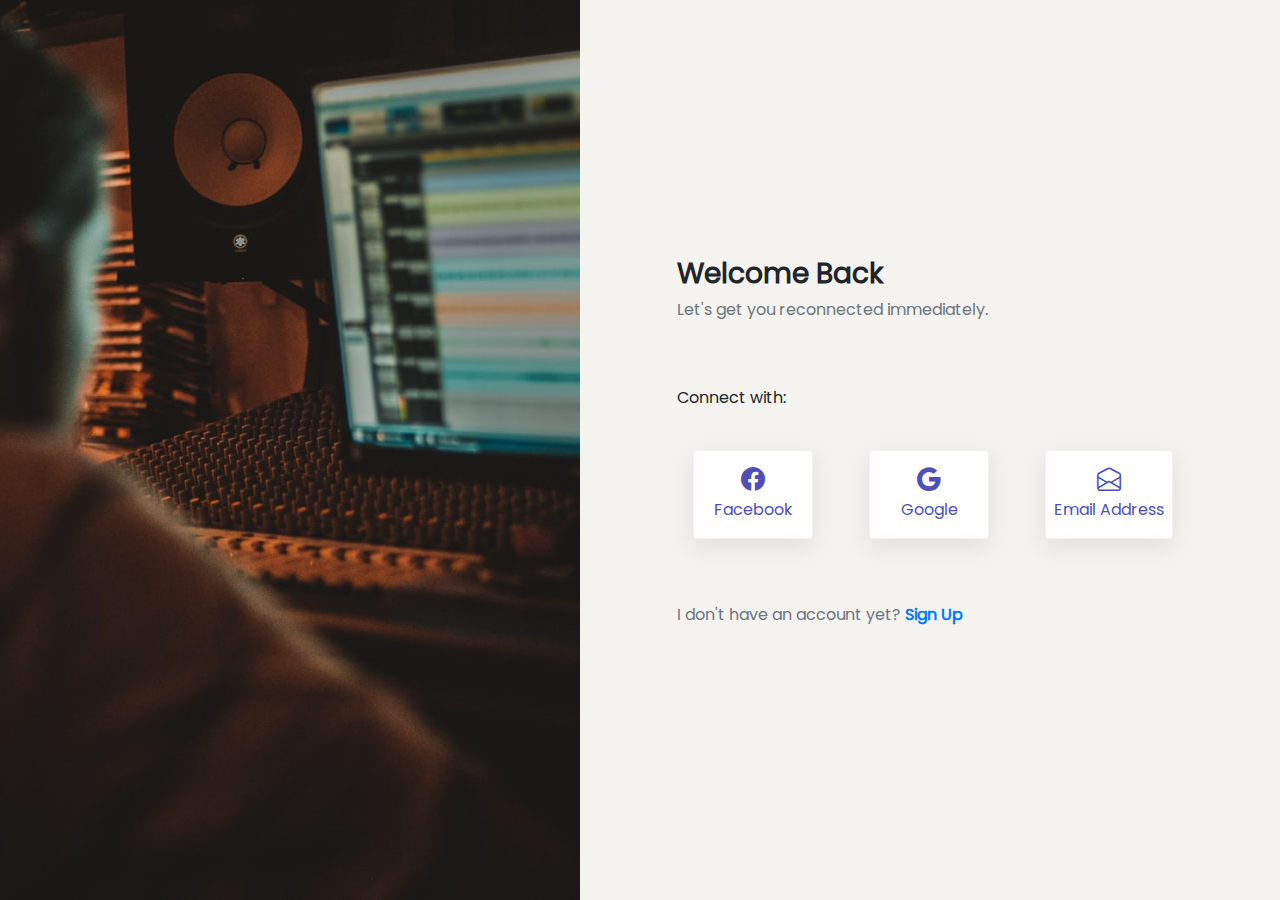
<file: index.html>
<!DOCTYPE html>
<html lang="en">

<head>
    <meta charset="UTF-8">
    <meta http-equiv="X-UA-Compatible" content="IE=edge">
    <meta name="viewport" content="width=device-width, initial-scale=1.0">
    <title>Login</title>
    <link rel="stylesheet" href="./assets/css/ci-modal.css">
    <link rel="stylesheet" href="./assets/css/fm.css">
    <link rel="stylesheet" href="./assets/css/custom.css">
</head>

<body>

    <main>
        <div class="container-fluid">
            <div class="d-flex  align-content-center content-wrapper">
                <div class="ads-section lg">
                </div>

                <div class="form-section">
                    <div class="container m-auto">
                        <h3 class="title">Welcome Back</h3>
                        <p class="text-muted">Let's get you reconnected immediately.</p>
                        <br>

                        <div class="account-option d-non mb-5" data-account-selection="options">
                            <p class="txt my-4">Connect with: </p>
                            <div class="account-selection " data-selection="account">
                                <div class="account-type" data-account="facebook">
                                    <a href="#" class="link">
                                        <i class="bi bi-facebook"></i>
                                        <p class="text">Facebook</p>
                                    </a>
                                </div>

                                <div class="account-type" data-account="google">
                                    <a href="#" class="link">
                                        <i class="bi bi-google"></i>
                                        <p class="text">Google</p>
                                    </a>
                                </div>

                                <div class="account-type" data-account="custom">
                                    <a href="#" class="link" data-default="false">
                                        <i class="bi bi-envelope-open"></i>
                                        <p class="text">Email Address</p>
                                    </a>
                                </div>
                            </div>
                        </div>

                        <div class="custom-form d-non" data-account="custom-account">
                            <form class="login-form" form-default="false">
                                <div class="form-group">
                                    <label for="email" class="label"> Email</label>
                                    <div class="form-row">
                                    <input type="email" id="email" name="email" class="form-control" placeholder="Enter your email" required>
                                        <button class="btn disabled attach-icon">
                                            <i class="bi bi-person-fill"></i>
                                        </button>
                                    </div>
                                </div>
                                <div class="form-group">
                                    <label for="password" class="label"> Password</label>
                                    <div class="form-row">
                                        <input app-type="password" type="password" name="password" id="password" class="form-control" required>

                                        <button type="button" data-default="false" class="btn attach-icon text-muted">
                                            <i class="bi bi-eye-slash-fill" data-toggle="password"></i>
                                        </button>
                                    </div>
                                </div>

                                <div class="btn-container">
                                    <button class="btn row m-auto align-items-center btn-success rounded active"
                                            app-event="login">Sign
                                        Up
                                    </button>
                                </div>
                            </form>
                        </div>

                        <p class="text-muted mt-4">I don't have an account yet?
                            <a href="register.html" class="link font-weight-bold mt-2">Sign Up</a>
                        </p>
                    </div>
                </div>
            </div>
        </div>
    </main>

    <script src="./assets/js/jquery.min.js"></script>
    <script src="./assets/js/cl-modal.js"></script>
    <script src="./assets/js/script.js"></script>
</body>

</html>
</file>
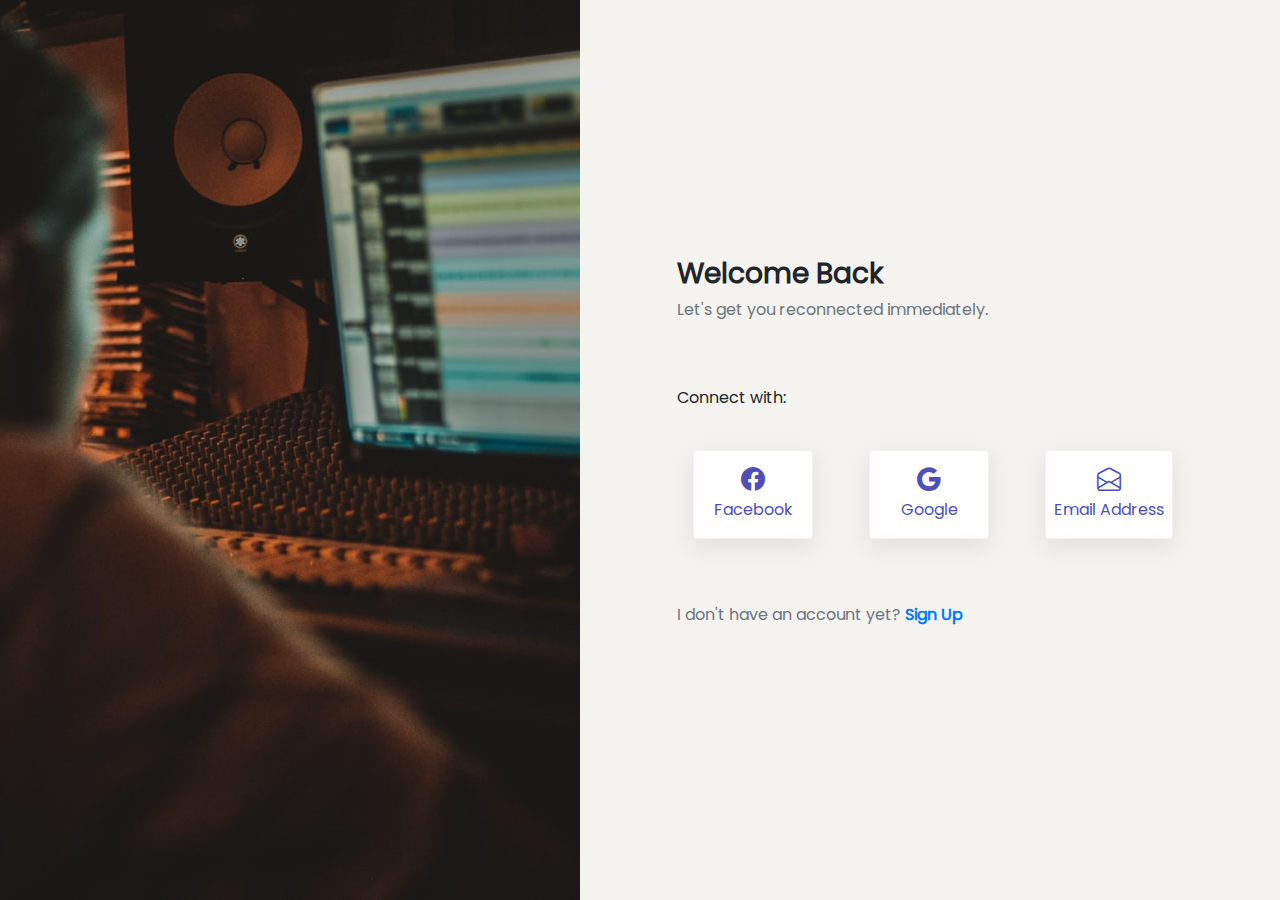
<file: login.html>
<!DOCTYPE html>
<html lang="en">

<head>
    <meta charset="UTF-8">
    <meta http-equiv="X-UA-Compatible" content="IE=edge">
    <meta name="viewport" content="width=device-width, initial-scale=1.0">
    <title>Login</title>
    <link rel="stylesheet" href="./assets/css/ci-modal.css">
    <link rel="stylesheet" href="./assets/css/fm.css">
    <link rel="stylesheet" href="./assets/css/custom.css">
</head>

<body>

    <main>
        <div class="container-fluid">
            <div class="d-flex  align-content-center content-wrapper">
                <div class="ads-section lg">
                </div>

                <div class="form-section">
                    <div class="container m-auto">
                        <h3 class="title">Welcome Back</h3>
                        <p class="text-muted">Let's get you reconnected immediately.</p>
                        <br>

                        <div class="account-option d-non mb-5" data-account-selection="options">
                            <p class="txt my-4">Connect with: </p>
                            <div class="account-selection " data-selection="account">
                                <div class="account-type" data-account="facebook">
                                    <a href="#" class="link">
                                        <i class="bi bi-facebook"></i>
                                        <p class="text">Facebook</p>
                                    </a>
                                </div>

                                <div class="account-type" data-account="google">
                                    <a href="#" class="link">
                                        <i class="bi bi-google"></i>
                                        <p class="text">Google</p>
                                    </a>
                                </div>

                                <div class="account-type" data-account="custom">
                                    <a href="#" class="link" data-default="false">
                                        <i class="bi bi-envelope-open"></i>
                                        <p class="text">Email Address</p>
                                    </a>
                                </div>
                            </div>
                        </div>

                        <div class="custom-form d-non" data-account="custom-account">
                            <form class="login-form" form-default="false">
                                <div class="form-group">
                                    <label for="email" class="label"> Email</label>
                                    <div class="form-row">
                                    <input type="email" id="email" name="email" class="form-control" placeholder="Enter your email" required>
                                        <button class="btn disabled attach-icon">
                                            <i class="bi bi-person-fill"></i>
                                        </button>
                                    </div>
                                </div>
                                <div class="form-group">
                                    <label for="password" class="label"> Password</label>
                                    <div class="form-row">
                                        <input app-type="password" type="password" name="password" id="password" class="form-control" required>

                                        <button type="button" data-default="false" class="btn attach-icon text-muted">
                                            <i class="bi bi-eye-slash-fill" data-toggle="password"></i>
                                        </button>
                                    </div>
                                </div>

                                <div class="btn-container">
                                    <button class="btn row m-auto align-items-center btn-success rounded active"
                                            app-event="login">Sign
                                        Up
                                    </button>
                                </div>
                            </form>
                        </div>

                        <p class="text-muted mt-4">I don't have an account yet?
                            <a href="register.html" class="link font-weight-bold mt-2">Sign Up</a>
                        </p>
                    </div>
                </div>
            </div>
        </div>
    </main>

    <script src="./assets/js/jquery.min.js"></script>
    <script src="./assets/js/cl-modal.js"></script>
    <script src="./assets/js/script.js"></script>
</body>

</html>
</file>
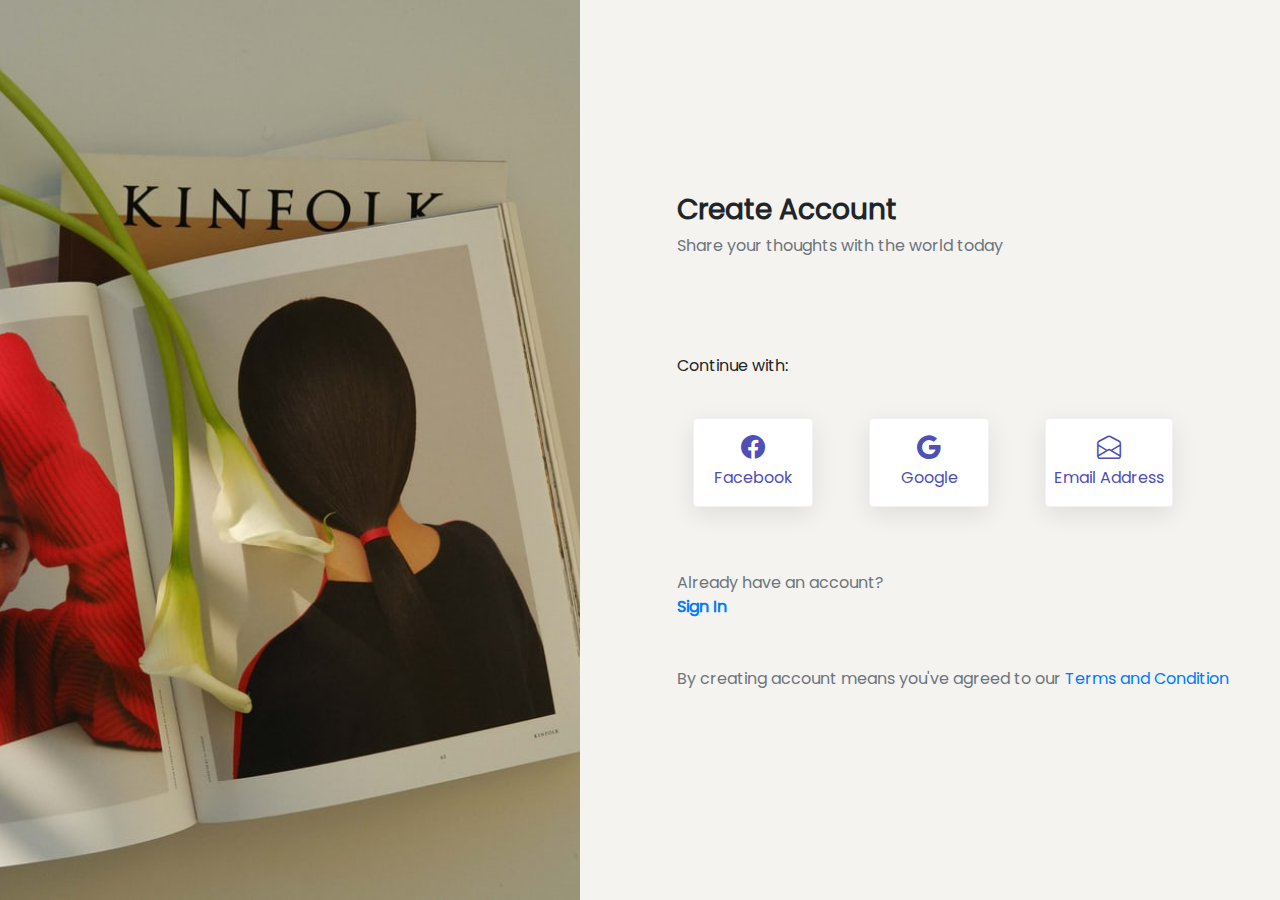
<file: register.html>
<!DOCTYPE html>
<html lang="en">
<head>
    <meta charset="UTF-8">
    <meta http-equiv="X-UA-Compatible" content="IE=edge">
    <meta name="viewport" content="width=device-width, initial-scale=1.0">
    <title>Sign Up</title>
    <link rel="stylesheet" href="./assets/css/ci-modal.css">
    <link rel="stylesheet" href="./assets/css/fm.css">
    <link rel="stylesheet" href="./assets/css/custom.css">
</head>

<body>

    <main>
        <div class="container-fluid p-0 m-0">
            <div class="d-flex  align-content-center content-wrapper">
                <div class="ads-section">
                </div>

                <div class="form-section">
                    <div class="container m-auto">
                        <h3 class="title">Create Account</h3>
                        <p class="mb-5 text-muted">Share your thoughts with the world today</p>
                        <br>

                        <div class="account-option mb-5" data-account-selection="options">
                            <p class="txt my-4">Continue with: </p>
                            <div class="account-selection" data-selection="account">
                                <div class="account-type" data-account="facebook">
                                    <a href="#" class="link">
                                        <i class="bi bi-facebook"></i>
                                        <p class="text">Facebook</p>
                                    </a>
                                </div>

                                <div class="account-type" data-account="google">
                                    <a href="#" class="link">
                                        <i class="bi bi-google"></i>
                                        <p class="text">Google</p>
                                    </a>
                                </div>

                                <div class="account-type" data-account="custom">
                                    <a href="#" class="link" data-default="false">
                                        <i class="bi bi-envelope-open"></i>
                                        <p class="text">Email Address</p>
                                    </a>
                                </div>
                            </div>
                        </div>

                        <div class="custom-form" data-account="custom-account">
                            <form action="" class="register-form" form-default="false">
                                <div class="form-group">
                                    <label for="email" class="label"> Email</label>
                                    <input type="email" id="email" name="email" class="form-control"
                                        placeholder="Enter your email" required>
                                </div>
                                <div class="form-group">
                                    <label for="name" class="label"> Name</label>
                                    <input type="text" name="name" id="name" class="form-control"
                                        placeholder="Enter your Full name" required>
                                </div>

                                <div class="form-group">
                                    <label for="password" class="label"> Password</label>
                                    <div class="form-row">
                                        <input app-type="password" type="password" name="password" id="password" class="form-control"
                                            placeholder="Create your Password" required>

                                        <button type="button" data-default="false" class="btn attach-icon">
                                            <i class="bi bi-eye-slash-fill" data-toggle="password"></i>
                                        </button>
                                    </div>
                                </div>

                                <div class="btn-container">
                                    <button type="button" class="btn btn-outline-dark active mr-2 rounded"
                                        app-event="select-option">Select option
                                    </button>
                                    <button class="btn row m-auto align-items-center btn-success rounded active"
                                        app-event="register">Sign
                                        Up
                                    </button>
                                </div>
                            </form>
                        </div>

                        <p class="text-muted mt-4">Already have an account? <br />
                            <a href="login.html" class="link font-weight-bold mt-2">Sign In</a>
                        </p>

                        <br />
                        <p class="mt-2 text-muted">
                            By creating account means you've agreed to our <a href="#" class="link">Terms and
                                Condition</a>
                        </p>

                    </div>
                </div>
            </div>
        </div>
    </main>

    <script src="./assets/js/jquery.min.js"></script>
    <script src="./assets/js/cl-modal.js"></script>
    <script src="./assets/js/script.js"></script>
</body>

</html>
</file>
<file: assets/css/ci-modal.css>
.overlay {
    backdrop-filter: blur(3px);
    display: flex;
    align-items: center;
    flex-direction: column;
    justify-content: center;
    height: 100vh;
    width: 100%;
    position: fixed;
    top: 0;
    left: 0;
    transition: 300ms ease;
    background-color: rgba(0, 0, 0, 0.5);
    z-index: 20;
}

.app-sm-modal {
    margin-top: 1rem;
    padding: 0.5rem;
    border-radius: 4px 0 0 4px;
    position: fixed;
    top: 0;
    right: 0;
    background-color: var(--danger);
    align-items: center;
    color: var(--white);
    text-transform: capitalize;
}

.app-sm-modal .btn {
    margin-left: 1rem;
    font-size: 0.7em;
    padding: 0.5rem 0.7rem;
    background-color: hsl(0, 77%, 47%);
    color: hsl(0, 77%, 97%);

}

.app-sm-modal .btn:focus {
    outline: none;
}

.app-sm-modal .text {
    display: block;
    max-width: 400px;
}

.modal-box {
    border-radius: 6px;
    position: relative;
    display: flex;
    align-items: center;
    justify-content: center;
    flex-direction: column;
    padding: 2rem;
}

.modal-box .modal-title {
    font-size: 1.5em;
}

.modal-box .modal-title.success {
    color: var(--success);
}

.modal-box .modal-text {
    margin-top: 1rem;
    text-align: center;
}

.modal-box .btn {
    margin: 1rem 0;
}

.modal-box:not(.box) .loader-spinner {
    transform: translate(0, -22px);
}

.modal-box:not(.loader) {
    max-width: 400px;
    min-width: 200px;
    min-height: 200px;
    background-color: var(--white);
    /* display: none; */
}

.modal-box:not(.box) {
    max-width: 150px;
    width: 100%;
    height: 120px;
    background-color: var(--dark);
}

@-webkit-keyframes spin {
    0% {
        opacity: 1;
    }

    100% {
        opacity: 0;
    }
}

@keyframes spin {
    0% {
        opacity: 1;
    }

    100% {
        opacity: 0;
    }
}



.loader-spinner div {
    position: absolute;
    -webkit-animation: spin linear 1s infinite;
    animation: spin linear 1s infinite;
    background: var(--blue);
    width: 8px;
    height: 8px;
    border-radius: 2.8px / 4.8px;
    -webkit-transform-origin: 6px 52px;
    transform-origin: 4px 26px;
    -webkit-box-sizing: content-box;
    box-sizing: content-box;
}

.loader-spinner div:nth-child(12) {
    -webkit-transform: rotate(330deg);
    transform: rotate(330deg);
    -webkit-animation-delay: 0s;
    animation-delay: 0s;
}

.loader-spinner div:nth-child(11) {
    -webkit-transform: rotate(300deg);
    transform: rotate(300deg);
    -webkit-animation-delay: -0.08333333333333333s;
    animation-delay: -0.08333333333333333s;
}

.loader-spinner div:nth-child(10) {
    -webkit-transform: rotate(270deg);
    transform: rotate(270deg);
    -webkit-animation-delay: -0.16666666666666666s;
    animation-delay: -0.16666666666666666s;
}

.loader-spinner div:nth-child(9) {
    -webkit-transform: rotate(240deg);
    transform: rotate(240deg);
    -webkit-animation-delay: -0.25s;
    animation-delay: -0.25s;
}

.loader-spinner div:nth-child(8) {
    -webkit-transform: rotate(210deg);
    transform: rotate(210deg);
    -webkit-animation-delay: -0.3333333333333333s;
    animation-delay: -0.3333333333333333s;
}

.loader-spinner div:nth-child(1) {
    -webkit-transform: rotate(0deg);
    transform: rotate(0deg);
    -webkit-animation-delay: -0.9166666666666666s;
    animation-delay: -0.9166666666666666s;
}

.loader-spinner div:nth-child(2) {
    -webkit-transform: rotate(30deg);
    transform: rotate(30deg);
    -webkit-animation-delay: -0.8333333333333334s;
    animation-delay: -0.8333333333333334s;
}

.loader-spinner div:nth-child(3) {
    -webkit-transform: rotate(60deg);
    transform: rotate(60deg);
    -webkit-animation-delay: -0.75s;
    animation-delay: -0.75s;
}

.loader-spinner div:nth-child(4) {
    -webkit-transform: rotate(90deg);
    transform: rotate(90deg);
    -webkit-animation-delay: -0.6666666666666666s;
    animation-delay: -0.6666666666666666s;
}

.loader-spinner div:nth-child(5) {
    -webkit-transform: rotate(120deg);
    transform: rotate(120deg);
    -webkit-animation-delay: -0.5833333333333334s;
    animation-delay: -0.5833333333333334s;
}

.loader-spinner div:nth-child(6) {
    -webkit-transform: rotate(150deg);
    transform: rotate(150deg);
    -webkit-animation-delay: -0.5s;
    animation-delay: -0.5s;
}

.loader-spinner div:nth-child(7) {
    -webkit-transform: rotate(180deg);
    transform: rotate(180deg);
    -webkit-animation-delay: -0.4166666666666667s;
    animation-delay: -0.4166666666666667s;
}


@media screen and (max-width: 600px) {
    .app-container .form .grid-temp {
        display: block;
    }
}
</file>
<file: assets/css/fm.css>
:root {
    --blue: #007bff;
    --indigo: #6610f2;
    --purple: #6f42c1;
    --pink: #e83e8c;
    --red: #dc3545;
    --orange: #fd7e14;
    --yellow: #ffc107;
    --green: #28a745;
    --teal: #20c997;
    --cyan: #17a2b8;
    --white: #fff;
    --gray: #6c757d;
    --gray-dark: #343a40;
    --primary: #007bff;
    --secondary: #6c757d;
    --success: #28a745;
    --info: #17a2b8;
    --warning: #ffc107;
    --danger: #dc3545;
    --light: #f8f9fa;
    --dark: #343a40;
    --breakpoint-xs: 0;
    --breakpoint-sm: 576px;
    --breakpoint-md: 768px;
    --breakpoint-lg: 992px;
    --breakpoint-xl: 1200px;
    --font-family-sans-serif: -apple-system, BlinkMacSystemFont, "Segoe UI", Roboto, "Helvetica Neue", Arial, sans-serif, "Apple Color Emoji", "Segoe UI Emoji", "Segoe UI Symbol";
    --font-family-monospace: SFMono-Regular, Menlo, Monaco, Consolas, "Liberation Mono", "Courier New", monospace
}

*,
::after,
::before {
    box-sizing: border-box
}

html {
    font-family: sans-serif;
    line-height: 1.15;
    -webkit-text-size-adjust: 100%;
    -ms-text-size-adjust: 100%;
    -ms-overflow-style: scrollbar;
    -webkit-tap-highlight-color: transparent
}

@-ms-viewport {
    width: device-width
}

article,
aside,
dialog,
figcaption,
figure,
footer,
header,
hgroup,
main,
nav,
section {
    display: block
}

body {
    margin: 0;
    font-family: -apple-system, BlinkMacSystemFont, "Segoe UI", Roboto, "Helvetica Neue", Arial, sans-serif, "Apple Color Emoji", "Segoe UI Emoji", "Segoe UI Symbol";
    font-size: 1rem;
    font-weight: 400;
    line-height: 1.5;
    color: #212529;
    text-align: left;
    background-color: #fff
}

[tabindex="-1"]:focus {
    outline: 0 !important
}

hr {
    box-sizing: content-box;
    height: 0;
    overflow: visible
}

h1,
h2,
h3,
h4,
h5,
h6 {
    margin-top: 0;
    margin-bottom: .5rem
}

p {
    margin-top: 0;
    margin-bottom: 1rem
}

abbr[data-original-title],
abbr[title] {
    text-decoration: underline;
    -webkit-text-decoration: underline dotted;
    text-decoration: underline dotted;
    cursor: help;
    border-bottom: 0
}

address {
    margin-bottom: 1rem;
    font-style: normal;
    line-height: inherit
}

dl,
ol,
ul {
    margin-top: 0;
    margin-bottom: 1rem
}

ol ol,
ol ul,
ul ol,
ul ul {
    margin-bottom: 0
}

dt {
    font-weight: 700
}

dd {
    margin-bottom: .5rem;
    margin-left: 0
}

blockquote {
    margin: 0 0 1rem
}

dfn {
    font-style: italic
}

b,
strong {
    font-weight: bolder
}

small {
    font-size: 80%
}

sub,
sup {
    position: relative;
    font-size: 75%;
    line-height: 0;
    vertical-align: baseline
}

sub {
    bottom: -.25em
}

sup {
    top: -.5em
}

a {
    color: #007bff;
    text-decoration: none;
    background-color: transparent;
    -webkit-text-decoration-skip: objects
}

a:hover {
    color: #0056b3;
    text-decoration: underline
}

a:not([href]):not([tabindex]) {
    color: inherit;
    text-decoration: none
}

a:not([href]):not([tabindex]):focus,
a:not([href]):not([tabindex]):hover {
    color: inherit;
    text-decoration: none
}

a:not([href]):not([tabindex]):focus {
    outline: 0
}

code,
kbd,
pre,
samp {
    font-family: monospace, monospace;
    font-size: 1em
}

pre {
    margin-top: 0;
    margin-bottom: 1rem;
    overflow: auto;
    -ms-overflow-style: scrollbar
}

figure {
    margin: 0 0 1rem
}

img {
    vertical-align: middle;
    border-style: none
}

svg:not(:root) {
    overflow: hidden
}

table {
    border-collapse: collapse
}

caption {
    padding-top: .75rem;
    padding-bottom: .75rem;
    color: #6c757d;
    text-align: left;
    caption-side: bottom
}

th {
    text-align: inherit
}

label {
    display: inline-block;
    margin-bottom: .5rem
}

button {
    border-radius: 0
}

button:focus {
    outline: 1px dotted;
    outline: 5px auto -webkit-focus-ring-color
}

button,
input,
optgroup,
select,
textarea {
    margin: 0;
    font-family: inherit;
    font-size: inherit;
    line-height: inherit
}

button,
input {
    overflow: visible
}

button,
select {
    text-transform: none
}

[type=reset],
[type=submit],
button,
html [type=button] {
    -webkit-appearance: button
}

[type=button]::-moz-focus-inner,
[type=reset]::-moz-focus-inner,
[type=submit]::-moz-focus-inner,
button::-moz-focus-inner {
    padding: 0;
    border-style: none
}

input[type=checkbox],
input[type=radio] {
    box-sizing: border-box;
    padding: 0
}

input[type=date],
input[type=datetime-local],
input[type=month],
input[type=time] {
    -webkit-appearance: listbox
}

textarea {
    overflow: auto;
    resize: vertical
}

fieldset {
    min-width: 0;
    padding: 0;
    margin: 0;
    border: 0
}

legend {
    display: block;
    width: 100%;
    max-width: 100%;
    padding: 0;
    margin-bottom: .5rem;
    font-size: 1.5rem;
    line-height: inherit;
    color: inherit;
    white-space: normal
}

progress {
    vertical-align: baseline
}

[type=number]::-webkit-inner-spin-button,
[type=number]::-webkit-outer-spin-button {
    height: auto
}

[type=search] {
    outline-offset: -2px;
    -webkit-appearance: none
}

[type=search]::-webkit-search-cancel-button,
[type=search]::-webkit-search-decoration {
    -webkit-appearance: none
}

::-webkit-file-upload-button {
    font: inherit;
    -webkit-appearance: button
}

output {
    display: inline-block
}

summary {
    display: list-item;
    cursor: pointer
}

template {
    display: none
}

[hidden] {
    display: none !important
}

.h1,
.h2,
.h3,
.h4,
.h5,
.h6,
h1,
h2,
h3,
h4,
h5,
h6 {
    margin-bottom: .5rem;
    font-family: inherit;
    font-weight: 500;
    line-height: 1.2;
    color: inherit
}

.h1,
h1 {
    font-size: 2.5rem
}

.h2,
h2 {
    font-size: 2rem
}

.h3,
h3 {
    font-size: 1.75rem
}

.h4,
h4 {
    font-size: 1.5rem
}

.h5,
h5 {
    font-size: 1.25rem
}

.h6,
h6 {
    font-size: 1rem
}

.lead {
    font-size: 1.25rem;
    font-weight: 300
}

.display-1 {
    font-size: 6rem;
    font-weight: 300;
    line-height: 1.2
}

.display-2 {
    font-size: 5.5rem;
    font-weight: 300;
    line-height: 1.2
}

.display-3 {
    font-size: 4.5rem;
    font-weight: 300;
    line-height: 1.2
}

.display-4 {
    font-size: 3.5rem;
    font-weight: 300;
    line-height: 1.2
}

hr {
    margin-top: 1rem;
    margin-bottom: 1rem;
    border: 0;
    border-top: 1px solid rgba(0, 0, 0, .1)
}

.small,
small {
    font-size: 80%;
    font-weight: 400
}

.mark,
mark {
    padding: .2em;
    background-color: #fcf8e3
}

.list-unstyled {
    padding-left: 0;
    list-style: none
}

.list-inline {
    padding-left: 0;
    list-style: none
}

.list-inline-item {
    display: inline-block
}

.list-inline-item:not(:last-child) {
    margin-right: .5rem
}

.initialism {
    font-size: 90%;
    text-transform: uppercase
}

.blockquote {
    margin-bottom: 1rem;
    font-size: 1.25rem
}

.blockquote-footer {
    display: block;
    font-size: 80%;
    color: #6c757d
}

.blockquote-footer::before {
    content: "\2014 \00A0"
}

.img-fluid {
    max-width: 100%;
    height: auto
}

.img-thumbnail {
    padding: .25rem;
    background-color: #fff;
    border: 1px solid #dee2e6;
    border-radius: .25rem;
    max-width: 100%;
    height: auto
}

.figure {
    display: inline-block
}

.figure-img {
    margin-bottom: .5rem;
    line-height: 1
}

.figure-caption {
    font-size: 90%;
    color: #6c757d
}

code,
kbd,
pre,
samp {
    font-family: SFMono-Regular, Menlo, Monaco, Consolas, "Liberation Mono", "Courier New", monospace
}

code {
    font-size: 87.5%;
    color: #e83e8c;
    word-break: break-word
}

a>code {
    color: inherit
}

kbd {
    padding: .2rem .4rem;
    font-size: 87.5%;
    color: #fff;
    background-color: #212529;
    border-radius: .2rem
}

kbd kbd {
    padding: 0;
    font-size: 100%;
    font-weight: 700
}

pre {
    display: block;
    font-size: 87.5%;
    color: #212529
}

pre code {
    font-size: inherit;
    color: inherit;
    word-break: normal
}

.pre-scrollable {
    max-height: 340px;
    overflow-y: scroll
}

.container {
    width: 100%;
    padding-right: 15px;
    padding-left: 15px;
    margin-right: auto;
    margin-left: auto
}

@media (min-width:576px) {
    .container {
        max-width: 540px
    }
}

@media (min-width:768px) {
    .container {
        max-width: 720px
    }
}

@media (min-width:992px) {
    .container {
        max-width: 960px
    }
}

@media (min-width:1200px) {
    .container {
        max-width: 1140px
    }
}

.container-fluid {
    width: 100%;
    padding-right: 15px;
    padding-left: 15px;
    margin-right: auto;
    margin-left: auto
}

.row {
    display: -webkit-box;
    display: -ms-flexbox;
    display: flex;
    -ms-flex-wrap: wrap;
    flex-wrap: wrap;
    margin-right: -15px;
    margin-left: -15px
}

.no-gutters {
    margin-right: 0;
    margin-left: 0
}

.no-gutters>.col,
.no-gutters>[class*=col-] {
    padding-right: 0;
    padding-left: 0
}

.col,
.col-1,
.col-10,
.col-11,
.col-12,
.col-2,
.col-3,
.col-4,
.col-5,
.col-6,
.col-7,
.col-8,
.col-9,
.col-auto,
.col-lg,
.col-lg-1,
.col-lg-10,
.col-lg-11,
.col-lg-12,
.col-lg-2,
.col-lg-3,
.col-lg-4,
.col-lg-5,
.col-lg-6,
.col-lg-7,
.col-lg-8,
.col-lg-9,
.col-lg-auto,
.col-md,
.col-md-1,
.col-md-10,
.col-md-11,
.col-md-12,
.col-md-2,
.col-md-3,
.col-md-4,
.col-md-5,
.col-md-6,
.col-md-7,
.col-md-8,
.col-md-9,
.col-md-auto,
.col-sm,
.col-sm-1,
.col-sm-10,
.col-sm-11,
.col-sm-12,
.col-sm-2,
.col-sm-3,
.col-sm-4,
.col-sm-5,
.col-sm-6,
.col-sm-7,
.col-sm-8,
.col-sm-9,
.col-sm-auto,
.col-xl,
.col-xl-1,
.col-xl-10,
.col-xl-11,
.col-xl-12,
.col-xl-2,
.col-xl-3,
.col-xl-4,
.col-xl-5,
.col-xl-6,
.col-xl-7,
.col-xl-8,
.col-xl-9,
.col-xl-auto {
    position: relative;
    width: 100%;
    min-height: 1px;
    padding-right: 15px;
    padding-left: 15px
}

.col {
    -ms-flex-preferred-size: 0;
    flex-basis: 0;
    -webkit-box-flex: 1;
    -ms-flex-positive: 1;
    flex-grow: 1;
    max-width: 100%
}

.col-auto {
    -webkit-box-flex: 0;
    -ms-flex: 0 0 auto;
    flex: 0 0 auto;
    width: auto;
    max-width: none
}

.col-1 {
    -webkit-box-flex: 0;
    -ms-flex: 0 0 8.333333%;
    flex: 0 0 8.333333%;
    max-width: 8.333333%
}

.col-2 {
    -webkit-box-flex: 0;
    -ms-flex: 0 0 16.666667%;
    flex: 0 0 16.666667%;
    max-width: 16.666667%
}

.col-3 {
    -webkit-box-flex: 0;
    -ms-flex: 0 0 25%;
    flex: 0 0 25%;
    max-width: 25%
}

.col-4 {
    -webkit-box-flex: 0;
    -ms-flex: 0 0 33.333333%;
    flex: 0 0 33.333333%;
    max-width: 33.333333%
}

.col-5 {
    -webkit-box-flex: 0;
    -ms-flex: 0 0 41.666667%;
    flex: 0 0 41.666667%;
    max-width: 41.666667%
}

.col-6 {
    -webkit-box-flex: 0;
    -ms-flex: 0 0 50%;
    flex: 0 0 50%;
    max-width: 50%
}

.col-7 {
    -webkit-box-flex: 0;
    -ms-flex: 0 0 58.333333%;
    flex: 0 0 58.333333%;
    max-width: 58.333333%
}

.col-8 {
    -webkit-box-flex: 0;
    -ms-flex: 0 0 66.666667%;
    flex: 0 0 66.666667%;
    max-width: 66.666667%
}

.col-9 {
    -webkit-box-flex: 0;
    -ms-flex: 0 0 75%;
    flex: 0 0 75%;
    max-width: 75%
}

.col-10 {
    -webkit-box-flex: 0;
    -ms-flex: 0 0 83.333333%;
    flex: 0 0 83.333333%;
    max-width: 83.333333%
}

.col-11 {
    -webkit-box-flex: 0;
    -ms-flex: 0 0 91.666667%;
    flex: 0 0 91.666667%;
    max-width: 91.666667%
}

.col-12 {
    -webkit-box-flex: 0;
    -ms-flex: 0 0 100%;
    flex: 0 0 100%;
    max-width: 100%
}

.order-first {
    -webkit-box-ordinal-group: 0;
    -ms-flex-order: -1;
    order: -1
}

.order-last {
    -webkit-box-ordinal-group: 14;
    -ms-flex-order: 13;
    order: 13
}

.order-0 {
    -webkit-box-ordinal-group: 1;
    -ms-flex-order: 0;
    order: 0
}

.order-1 {
    -webkit-box-ordinal-group: 2;
    -ms-flex-order: 1;
    order: 1
}

.order-2 {
    -webkit-box-ordinal-group: 3;
    -ms-flex-order: 2;
    order: 2
}

.order-3 {
    -webkit-box-ordinal-group: 4;
    -ms-flex-order: 3;
    order: 3
}

.order-4 {
    -webkit-box-ordinal-group: 5;
    -ms-flex-order: 4;
    order: 4
}

.order-5 {
    -webkit-box-ordinal-group: 6;
    -ms-flex-order: 5;
    order: 5
}

.order-6 {
    -webkit-box-ordinal-group: 7;
    -ms-flex-order: 6;
    order: 6
}

.order-7 {
    -webkit-box-ordinal-group: 8;
    -ms-flex-order: 7;
    order: 7
}

.order-8 {
    -webkit-box-ordinal-group: 9;
    -ms-flex-order: 8;
    order: 8
}

.order-9 {
    -webkit-box-ordinal-group: 10;
    -ms-flex-order: 9;
    order: 9
}

.order-10 {
    -webkit-box-ordinal-group: 11;
    -ms-flex-order: 10;
    order: 10
}

.order-11 {
    -webkit-box-ordinal-group: 12;
    -ms-flex-order: 11;
    order: 11
}

.order-12 {
    -webkit-box-ordinal-group: 13;
    -ms-flex-order: 12;
    order: 12
}

.offset-1 {
    margin-left: 8.333333%
}

.offset-2 {
    margin-left: 16.666667%
}

.offset-3 {
    margin-left: 25%
}

.offset-4 {
    margin-left: 33.333333%
}

.offset-5 {
    margin-left: 41.666667%
}

.offset-6 {
    margin-left: 50%
}

.offset-7 {
    margin-left: 58.333333%
}

.offset-8 {
    margin-left: 66.666667%
}

.offset-9 {
    margin-left: 75%
}

.offset-10 {
    margin-left: 83.333333%
}

.offset-11 {
    margin-left: 91.666667%
}

@media (min-width:576px) {
    .col-sm {
        -ms-flex-preferred-size: 0;
        flex-basis: 0;
        -webkit-box-flex: 1;
        -ms-flex-positive: 1;
        flex-grow: 1;
        max-width: 100%
    }

    .col-sm-auto {
        -webkit-box-flex: 0;
        -ms-flex: 0 0 auto;
        flex: 0 0 auto;
        width: auto;
        max-width: none
    }

    .col-sm-1 {
        -webkit-box-flex: 0;
        -ms-flex: 0 0 8.333333%;
        flex: 0 0 8.333333%;
        max-width: 8.333333%
    }

    .col-sm-2 {
        -webkit-box-flex: 0;
        -ms-flex: 0 0 16.666667%;
        flex: 0 0 16.666667%;
        max-width: 16.666667%
    }

    .col-sm-3 {
        -webkit-box-flex: 0;
        -ms-flex: 0 0 25%;
        flex: 0 0 25%;
        max-width: 25%
    }

    .col-sm-4 {
        -webkit-box-flex: 0;
        -ms-flex: 0 0 33.333333%;
        flex: 0 0 33.333333%;
        max-width: 33.333333%
    }

    .col-sm-5 {
        -webkit-box-flex: 0;
        -ms-flex: 0 0 41.666667%;
        flex: 0 0 41.666667%;
        max-width: 41.666667%
    }

    .col-sm-6 {
        -webkit-box-flex: 0;
        -ms-flex: 0 0 50%;
        flex: 0 0 50%;
        max-width: 50%
    }

    .col-sm-7 {
        -webkit-box-flex: 0;
        -ms-flex: 0 0 58.333333%;
        flex: 0 0 58.333333%;
        max-width: 58.333333%
    }

    .col-sm-8 {
        -webkit-box-flex: 0;
        -ms-flex: 0 0 66.666667%;
        flex: 0 0 66.666667%;
        max-width: 66.666667%
    }

    .col-sm-9 {
        -webkit-box-flex: 0;
        -ms-flex: 0 0 75%;
        flex: 0 0 75%;
        max-width: 75%
    }

    .col-sm-10 {
        -webkit-box-flex: 0;
        -ms-flex: 0 0 83.333333%;
        flex: 0 0 83.333333%;
        max-width: 83.333333%
    }

    .col-sm-11 {
        -webkit-box-flex: 0;
        -ms-flex: 0 0 91.666667%;
        flex: 0 0 91.666667%;
        max-width: 91.666667%
    }

    .col-sm-12 {
        -webkit-box-flex: 0;
        -ms-flex: 0 0 100%;
        flex: 0 0 100%;
        max-width: 100%
    }

    .order-sm-first {
        -webkit-box-ordinal-group: 0;
        -ms-flex-order: -1;
        order: -1
    }

    .order-sm-last {
        -webkit-box-ordinal-group: 14;
        -ms-flex-order: 13;
        order: 13
    }

    .order-sm-0 {
        -webkit-box-ordinal-group: 1;
        -ms-flex-order: 0;
        order: 0
    }

    .order-sm-1 {
        -webkit-box-ordinal-group: 2;
        -ms-flex-order: 1;
        order: 1
    }

    .order-sm-2 {
        -webkit-box-ordinal-group: 3;
        -ms-flex-order: 2;
        order: 2
    }

    .order-sm-3 {
        -webkit-box-ordinal-group: 4;
        -ms-flex-order: 3;
        order: 3
    }

    .order-sm-4 {
        -webkit-box-ordinal-group: 5;
        -ms-flex-order: 4;
        order: 4
    }

    .order-sm-5 {
        -webkit-box-ordinal-group: 6;
        -ms-flex-order: 5;
        order: 5
    }

    .order-sm-6 {
        -webkit-box-ordinal-group: 7;
        -ms-flex-order: 6;
        order: 6
    }

    .order-sm-7 {
        -webkit-box-ordinal-group: 8;
        -ms-flex-order: 7;
        order: 7
    }

    .order-sm-8 {
        -webkit-box-ordinal-group: 9;
        -ms-flex-order: 8;
        order: 8
    }

    .order-sm-9 {
        -webkit-box-ordinal-group: 10;
        -ms-flex-order: 9;
        order: 9
    }

    .order-sm-10 {
        -webkit-box-ordinal-group: 11;
        -ms-flex-order: 10;
        order: 10
    }

    .order-sm-11 {
        -webkit-box-ordinal-group: 12;
        -ms-flex-order: 11;
        order: 11
    }

    .order-sm-12 {
        -webkit-box-ordinal-group: 13;
        -ms-flex-order: 12;
        order: 12
    }

    .offset-sm-0 {
        margin-left: 0
    }

    .offset-sm-1 {
        margin-left: 8.333333%
    }

    .offset-sm-2 {
        margin-left: 16.666667%
    }

    .offset-sm-3 {
        margin-left: 25%
    }

    .offset-sm-4 {
        margin-left: 33.333333%
    }

    .offset-sm-5 {
        margin-left: 41.666667%
    }

    .offset-sm-6 {
        margin-left: 50%
    }

    .offset-sm-7 {
        margin-left: 58.333333%
    }

    .offset-sm-8 {
        margin-left: 66.666667%
    }

    .offset-sm-9 {
        margin-left: 75%
    }

    .offset-sm-10 {
        margin-left: 83.333333%
    }

    .offset-sm-11 {
        margin-left: 91.666667%
    }
}

@media (min-width:768px) {
    .col-md {
        -ms-flex-preferred-size: 0;
        flex-basis: 0;
        -webkit-box-flex: 1;
        -ms-flex-positive: 1;
        flex-grow: 1;
        max-width: 100%
    }

    .col-md-auto {
        -webkit-box-flex: 0;
        -ms-flex: 0 0 auto;
        flex: 0 0 auto;
        width: auto;
        max-width: none
    }

    .col-md-1 {
        -webkit-box-flex: 0;
        -ms-flex: 0 0 8.333333%;
        flex: 0 0 8.333333%;
        max-width: 8.333333%
    }

    .col-md-2 {
        -webkit-box-flex: 0;
        -ms-flex: 0 0 16.666667%;
        flex: 0 0 16.666667%;
        max-width: 16.666667%
    }

    .col-md-3 {
        -webkit-box-flex: 0;
        -ms-flex: 0 0 25%;
        flex: 0 0 25%;
        max-width: 25%
    }

    .col-md-4 {
        -webkit-box-flex: 0;
        -ms-flex: 0 0 33.333333%;
        flex: 0 0 33.333333%;
        max-width: 33.333333%
    }

    .col-md-5 {
        -webkit-box-flex: 0;
        -ms-flex: 0 0 41.666667%;
        flex: 0 0 41.666667%;
        max-width: 41.666667%
    }

    .col-md-6 {
        -webkit-box-flex: 0;
        -ms-flex: 0 0 50%;
        flex: 0 0 50%;
        max-width: 50%
    }

    .col-md-7 {
        -webkit-box-flex: 0;
        -ms-flex: 0 0 58.333333%;
        flex: 0 0 58.333333%;
        max-width: 58.333333%
    }

    .col-md-8 {
        -webkit-box-flex: 0;
        -ms-flex: 0 0 66.666667%;
        flex: 0 0 66.666667%;
        max-width: 66.666667%
    }

    .col-md-9 {
        -webkit-box-flex: 0;
        -ms-flex: 0 0 75%;
        flex: 0 0 75%;
        max-width: 75%
    }

    .col-md-10 {
        -webkit-box-flex: 0;
        -ms-flex: 0 0 83.333333%;
        flex: 0 0 83.333333%;
        max-width: 83.333333%
    }

    .col-md-11 {
        -webkit-box-flex: 0;
        -ms-flex: 0 0 91.666667%;
        flex: 0 0 91.666667%;
        max-width: 91.666667%
    }

    .col-md-12 {
        -webkit-box-flex: 0;
        -ms-flex: 0 0 100%;
        flex: 0 0 100%;
        max-width: 100%
    }

    .order-md-first {
        -webkit-box-ordinal-group: 0;
        -ms-flex-order: -1;
        order: -1
    }

    .order-md-last {
        -webkit-box-ordinal-group: 14;
        -ms-flex-order: 13;
        order: 13
    }

    .order-md-0 {
        -webkit-box-ordinal-group: 1;
        -ms-flex-order: 0;
        order: 0
    }

    .order-md-1 {
        -webkit-box-ordinal-group: 2;
        -ms-flex-order: 1;
        order: 1
    }

    .order-md-2 {
        -webkit-box-ordinal-group: 3;
        -ms-flex-order: 2;
        order: 2
    }

    .order-md-3 {
        -webkit-box-ordinal-group: 4;
        -ms-flex-order: 3;
        order: 3
    }

    .order-md-4 {
        -webkit-box-ordinal-group: 5;
        -ms-flex-order: 4;
        order: 4
    }

    .order-md-5 {
        -webkit-box-ordinal-group: 6;
        -ms-flex-order: 5;
        order: 5
    }

    .order-md-6 {
        -webkit-box-ordinal-group: 7;
        -ms-flex-order: 6;
        order: 6
    }

    .order-md-7 {
        -webkit-box-ordinal-group: 8;
        -ms-flex-order: 7;
        order: 7
    }

    .order-md-8 {
        -webkit-box-ordinal-group: 9;
        -ms-flex-order: 8;
        order: 8
    }

    .order-md-9 {
        -webkit-box-ordinal-group: 10;
        -ms-flex-order: 9;
        order: 9
    }

    .order-md-10 {
        -webkit-box-ordinal-group: 11;
        -ms-flex-order: 10;
        order: 10
    }

    .order-md-11 {
        -webkit-box-ordinal-group: 12;
        -ms-flex-order: 11;
        order: 11
    }

    .order-md-12 {
        -webkit-box-ordinal-group: 13;
        -ms-flex-order: 12;
        order: 12
    }

    .offset-md-0 {
        margin-left: 0
    }

    .offset-md-1 {
        margin-left: 8.333333%
    }

    .offset-md-2 {
        margin-left: 16.666667%
    }

    .offset-md-3 {
        margin-left: 25%
    }

    .offset-md-4 {
        margin-left: 33.333333%
    }

    .offset-md-5 {
        margin-left: 41.666667%
    }

    .offset-md-6 {
        margin-left: 50%
    }

    .offset-md-7 {
        margin-left: 58.333333%
    }

    .offset-md-8 {
        margin-left: 66.666667%
    }

    .offset-md-9 {
        margin-left: 75%
    }

    .offset-md-10 {
        margin-left: 83.333333%
    }

    .offset-md-11 {
        margin-left: 91.666667%
    }
}

@media (min-width:992px) {
    .col-lg {
        -ms-flex-preferred-size: 0;
        flex-basis: 0;
        -webkit-box-flex: 1;
        -ms-flex-positive: 1;
        flex-grow: 1;
        max-width: 100%
    }

    .col-lg-auto {
        -webkit-box-flex: 0;
        -ms-flex: 0 0 auto;
        flex: 0 0 auto;
        width: auto;
        max-width: none
    }

    .col-lg-1 {
        -webkit-box-flex: 0;
        -ms-flex: 0 0 8.333333%;
        flex: 0 0 8.333333%;
        max-width: 8.333333%
    }

    .col-lg-2 {
        -webkit-box-flex: 0;
        -ms-flex: 0 0 16.666667%;
        flex: 0 0 16.666667%;
        max-width: 16.666667%
    }

    .col-lg-3 {
        -webkit-box-flex: 0;
        -ms-flex: 0 0 25%;
        flex: 0 0 25%;
        max-width: 25%
    }

    .col-lg-4 {
        -webkit-box-flex: 0;
        -ms-flex: 0 0 33.333333%;
        flex: 0 0 33.333333%;
        max-width: 33.333333%
    }

    .col-lg-5 {
        -webkit-box-flex: 0;
        -ms-flex: 0 0 41.666667%;
        flex: 0 0 41.666667%;
        max-width: 41.666667%
    }

    .col-lg-6 {
        -webkit-box-flex: 0;
        -ms-flex: 0 0 50%;
        flex: 0 0 50%;
        max-width: 50%
    }

    .col-lg-7 {
        -webkit-box-flex: 0;
        -ms-flex: 0 0 58.333333%;
        flex: 0 0 58.333333%;
        max-width: 58.333333%
    }

    .col-lg-8 {
        -webkit-box-flex: 0;
        -ms-flex: 0 0 66.666667%;
        flex: 0 0 66.666667%;
        max-width: 66.666667%
    }

    .col-lg-9 {
        -webkit-box-flex: 0;
        -ms-flex: 0 0 75%;
        flex: 0 0 75%;
        max-width: 75%
    }

    .col-lg-10 {
        -webkit-box-flex: 0;
        -ms-flex: 0 0 83.333333%;
        flex: 0 0 83.333333%;
        max-width: 83.333333%
    }

    .col-lg-11 {
        -webkit-box-flex: 0;
        -ms-flex: 0 0 91.666667%;
        flex: 0 0 91.666667%;
        max-width: 91.666667%
    }

    .col-lg-12 {
        -webkit-box-flex: 0;
        -ms-flex: 0 0 100%;
        flex: 0 0 100%;
        max-width: 100%
    }

    .order-lg-first {
        -webkit-box-ordinal-group: 0;
        -ms-flex-order: -1;
        order: -1
    }

    .order-lg-last {
        -webkit-box-ordinal-group: 14;
        -ms-flex-order: 13;
        order: 13
    }

    .order-lg-0 {
        -webkit-box-ordinal-group: 1;
        -ms-flex-order: 0;
        order: 0
    }

    .order-lg-1 {
        -webkit-box-ordinal-group: 2;
        -ms-flex-order: 1;
        order: 1
    }

    .order-lg-2 {
        -webkit-box-ordinal-group: 3;
        -ms-flex-order: 2;
        order: 2
    }

    .order-lg-3 {
        -webkit-box-ordinal-group: 4;
        -ms-flex-order: 3;
        order: 3
    }

    .order-lg-4 {
        -webkit-box-ordinal-group: 5;
        -ms-flex-order: 4;
        order: 4
    }

    .order-lg-5 {
        -webkit-box-ordinal-group: 6;
        -ms-flex-order: 5;
        order: 5
    }

    .order-lg-6 {
        -webkit-box-ordinal-group: 7;
        -ms-flex-order: 6;
        order: 6
    }

    .order-lg-7 {
        -webkit-box-ordinal-group: 8;
        -ms-flex-order: 7;
        order: 7
    }

    .order-lg-8 {
        -webkit-box-ordinal-group: 9;
        -ms-flex-order: 8;
        order: 8
    }

    .order-lg-9 {
        -webkit-box-ordinal-group: 10;
        -ms-flex-order: 9;
        order: 9
    }

    .order-lg-10 {
        -webkit-box-ordinal-group: 11;
        -ms-flex-order: 10;
        order: 10
    }

    .order-lg-11 {
        -webkit-box-ordinal-group: 12;
        -ms-flex-order: 11;
        order: 11
    }

    .order-lg-12 {
        -webkit-box-ordinal-group: 13;
        -ms-flex-order: 12;
        order: 12
    }

    .offset-lg-0 {
        margin-left: 0
    }

    .offset-lg-1 {
        margin-left: 8.333333%
    }

    .offset-lg-2 {
        margin-left: 16.666667%
    }

    .offset-lg-3 {
        margin-left: 25%
    }

    .offset-lg-4 {
        margin-left: 33.333333%
    }

    .offset-lg-5 {
        margin-left: 41.666667%
    }

    .offset-lg-6 {
        margin-left: 50%
    }

    .offset-lg-7 {
        margin-left: 58.333333%
    }

    .offset-lg-8 {
        margin-left: 66.666667%
    }

    .offset-lg-9 {
        margin-left: 75%
    }

    .offset-lg-10 {
        margin-left: 83.333333%
    }

    .offset-lg-11 {
        margin-left: 91.666667%
    }
}

@media (min-width:1200px) {
    .col-xl {
        -ms-flex-preferred-size: 0;
        flex-basis: 0;
        -webkit-box-flex: 1;
        -ms-flex-positive: 1;
        flex-grow: 1;
        max-width: 100%
    }

    .col-xl-auto {
        -webkit-box-flex: 0;
        -ms-flex: 0 0 auto;
        flex: 0 0 auto;
        width: auto;
        max-width: none
    }

    .col-xl-1 {
        -webkit-box-flex: 0;
        -ms-flex: 0 0 8.333333%;
        flex: 0 0 8.333333%;
        max-width: 8.333333%
    }

    .col-xl-2 {
        -webkit-box-flex: 0;
        -ms-flex: 0 0 16.666667%;
        flex: 0 0 16.666667%;
        max-width: 16.666667%
    }

    .col-xl-3 {
        -webkit-box-flex: 0;
        -ms-flex: 0 0 25%;
        flex: 0 0 25%;
        max-width: 25%
    }

    .col-xl-4 {
        -webkit-box-flex: 0;
        -ms-flex: 0 0 33.333333%;
        flex: 0 0 33.333333%;
        max-width: 33.333333%
    }

    .col-xl-5 {
        -webkit-box-flex: 0;
        -ms-flex: 0 0 41.666667%;
        flex: 0 0 41.666667%;
        max-width: 41.666667%
    }

    .col-xl-6 {
        -webkit-box-flex: 0;
        -ms-flex: 0 0 50%;
        flex: 0 0 50%;
        max-width: 50%
    }

    .col-xl-7 {
        -webkit-box-flex: 0;
        -ms-flex: 0 0 58.333333%;
        flex: 0 0 58.333333%;
        max-width: 58.333333%
    }

    .col-xl-8 {
        -webkit-box-flex: 0;
        -ms-flex: 0 0 66.666667%;
        flex: 0 0 66.666667%;
        max-width: 66.666667%
    }

    .col-xl-9 {
        -webkit-box-flex: 0;
        -ms-flex: 0 0 75%;
        flex: 0 0 75%;
        max-width: 75%
    }

    .col-xl-10 {
        -webkit-box-flex: 0;
        -ms-flex: 0 0 83.333333%;
        flex: 0 0 83.333333%;
        max-width: 83.333333%
    }

    .col-xl-11 {
        -webkit-box-flex: 0;
        -ms-flex: 0 0 91.666667%;
        flex: 0 0 91.666667%;
        max-width: 91.666667%
    }

    .col-xl-12 {
        -webkit-box-flex: 0;
        -ms-flex: 0 0 100%;
        flex: 0 0 100%;
        max-width: 100%
    }

    .order-xl-first {
        -webkit-box-ordinal-group: 0;
        -ms-flex-order: -1;
        order: -1
    }

    .order-xl-last {
        -webkit-box-ordinal-group: 14;
        -ms-flex-order: 13;
        order: 13
    }

    .order-xl-0 {
        -webkit-box-ordinal-group: 1;
        -ms-flex-order: 0;
        order: 0
    }

    .order-xl-1 {
        -webkit-box-ordinal-group: 2;
        -ms-flex-order: 1;
        order: 1
    }

    .order-xl-2 {
        -webkit-box-ordinal-group: 3;
        -ms-flex-order: 2;
        order: 2
    }

    .order-xl-3 {
        -webkit-box-ordinal-group: 4;
        -ms-flex-order: 3;
        order: 3
    }

    .order-xl-4 {
        -webkit-box-ordinal-group: 5;
        -ms-flex-order: 4;
        order: 4
    }

    .order-xl-5 {
        -webkit-box-ordinal-group: 6;
        -ms-flex-order: 5;
        order: 5
    }

    .order-xl-6 {
        -webkit-box-ordinal-group: 7;
        -ms-flex-order: 6;
        order: 6
    }

    .order-xl-7 {
        -webkit-box-ordinal-group: 8;
        -ms-flex-order: 7;
        order: 7
    }

    .order-xl-8 {
        -webkit-box-ordinal-group: 9;
        -ms-flex-order: 8;
        order: 8
    }

    .order-xl-9 {
        -webkit-box-ordinal-group: 10;
        -ms-flex-order: 9;
        order: 9
    }

    .order-xl-10 {
        -webkit-box-ordinal-group: 11;
        -ms-flex-order: 10;
        order: 10
    }

    .order-xl-11 {
        -webkit-box-ordinal-group: 12;
        -ms-flex-order: 11;
        order: 11
    }

    .order-xl-12 {
        -webkit-box-ordinal-group: 13;
        -ms-flex-order: 12;
        order: 12
    }

    .offset-xl-0 {
        margin-left: 0
    }

    .offset-xl-1 {
        margin-left: 8.333333%
    }

    .offset-xl-2 {
        margin-left: 16.666667%
    }

    .offset-xl-3 {
        margin-left: 25%
    }

    .offset-xl-4 {
        margin-left: 33.333333%
    }

    .offset-xl-5 {
        margin-left: 41.666667%
    }

    .offset-xl-6 {
        margin-left: 50%
    }

    .offset-xl-7 {
        margin-left: 58.333333%
    }

    .offset-xl-8 {
        margin-left: 66.666667%
    }

    .offset-xl-9 {
        margin-left: 75%
    }

    .offset-xl-10 {
        margin-left: 83.333333%
    }

    .offset-xl-11 {
        margin-left: 91.666667%
    }
}

.table {
    width: 100%;
    max-width: 100%;
    margin-bottom: 1rem;
    background-color: transparent
}

.table td,
.table th {
    padding: .75rem;
    vertical-align: top;
    border-top: 1px solid #dee2e6
}

.table thead th {
    vertical-align: bottom;
    border-bottom: 2px solid #dee2e6
}

.table tbody+tbody {
    border-top: 2px solid #dee2e6
}

.table .table {
    background-color: #fff
}

.table-sm td,
.table-sm th {
    padding: .3rem
}

.table-bordered {
    border: 1px solid #dee2e6
}

.table-bordered td,
.table-bordered th {
    border: 1px solid #dee2e6
}

.table-bordered thead td,
.table-bordered thead th {
    border-bottom-width: 2px
}

.table-striped tbody tr:nth-of-type(odd) {
    background-color: rgba(0, 0, 0, .05)
}

.table-hover tbody tr:hover {
    background-color: rgba(0, 0, 0, .075)
}

.table-primary,
.table-primary>td,
.table-primary>th {
    background-color: #b8daff
}

.table-hover .table-primary:hover {
    background-color: #9fcdff
}

.table-hover .table-primary:hover>td,
.table-hover .table-primary:hover>th {
    background-color: #9fcdff
}

.table-secondary,
.table-secondary>td,
.table-secondary>th {
    background-color: #d6d8db
}

.table-hover .table-secondary:hover {
    background-color: #c8cbcf
}

.table-hover .table-secondary:hover>td,
.table-hover .table-secondary:hover>th {
    background-color: #c8cbcf
}

.table-success,
.table-success>td,
.table-success>th {
    background-color: #c3e6cb
}

.table-hover .table-success:hover {
    background-color: #b1dfbb
}

.table-hover .table-success:hover>td,
.table-hover .table-success:hover>th {
    background-color: #b1dfbb
}

.table-info,
.table-info>td,
.table-info>th {
    background-color: #bee5eb
}

.table-hover .table-info:hover {
    background-color: #abdde5
}

.table-hover .table-info:hover>td,
.table-hover .table-info:hover>th {
    background-color: #abdde5
}

.table-warning,
.table-warning>td,
.table-warning>th {
    background-color: #ffeeba
}

.table-hover .table-warning:hover {
    background-color: #ffe8a1
}

.table-hover .table-warning:hover>td,
.table-hover .table-warning:hover>th {
    background-color: #ffe8a1
}

.table-danger,
.table-danger>td,
.table-danger>th {
    background-color: #f5c6cb
}

.table-hover .table-danger:hover {
    background-color: #f1b0b7
}

.table-hover .table-danger:hover>td,
.table-hover .table-danger:hover>th {
    background-color: #f1b0b7
}

.table-light,
.table-light>td,
.table-light>th {
    background-color: #fdfdfe
}

.table-hover .table-light:hover {
    background-color: #ececf6
}

.table-hover .table-light:hover>td,
.table-hover .table-light:hover>th {
    background-color: #ececf6
}

.table-dark,
.table-dark>td,
.table-dark>th {
    background-color: #c6c8ca
}

.table-hover .table-dark:hover {
    background-color: #b9bbbe
}

.table-hover .table-dark:hover>td,
.table-hover .table-dark:hover>th {
    background-color: #b9bbbe
}

.table-active,
.table-active>td,
.table-active>th {
    background-color: rgba(0, 0, 0, .075)
}

.table-hover .table-active:hover {
    background-color: rgba(0, 0, 0, .075)
}

.table-hover .table-active:hover>td,
.table-hover .table-active:hover>th {
    background-color: rgba(0, 0, 0, .075)
}

.table .thead-dark th {
    color: #fff;
    background-color: #212529;
    border-color: #32383e
}

.table .thead-light th {
    color: #495057;
    background-color: #e9ecef;
    border-color: #dee2e6
}

.table-dark {
    color: #fff;
    background-color: #212529
}

.table-dark td,
.table-dark th,
.table-dark thead th {
    border-color: #32383e
}

.table-dark.table-bordered {
    border: 0
}

.table-dark.table-striped tbody tr:nth-of-type(odd) {
    background-color: rgba(255, 255, 255, .05)
}

.table-dark.table-hover tbody tr:hover {
    background-color: rgba(255, 255, 255, .075)
}

@media (max-width:575.98px) {
    .table-responsive-sm {
        display: block;
        width: 100%;
        overflow-x: auto;
        -webkit-overflow-scrolling: touch;
        -ms-overflow-style: -ms-autohiding-scrollbar
    }

    .table-responsive-sm>.table-bordered {
        border: 0
    }
}

@media (max-width:767.98px) {
    .table-responsive-md {
        display: block;
        width: 100%;
        overflow-x: auto;
        -webkit-overflow-scrolling: touch;
        -ms-overflow-style: -ms-autohiding-scrollbar
    }

    .table-responsive-md>.table-bordered {
        border: 0
    }
}

@media (max-width:991.98px) {
    .table-responsive-lg {
        display: block;
        width: 100%;
        overflow-x: auto;
        -webkit-overflow-scrolling: touch;
        -ms-overflow-style: -ms-autohiding-scrollbar
    }

    .table-responsive-lg>.table-bordered {
        border: 0
    }
}

@media (max-width:1199.98px) {
    .table-responsive-xl {
        display: block;
        width: 100%;
        overflow-x: auto;
        -webkit-overflow-scrolling: touch;
        -ms-overflow-style: -ms-autohiding-scrollbar
    }

    .table-responsive-xl>.table-bordered {
        border: 0
    }
}

.table-responsive {
    display: block;
    width: 100%;
    overflow-x: auto;
    -webkit-overflow-scrolling: touch;
    -ms-overflow-style: -ms-autohiding-scrollbar
}

.table-responsive>.table-bordered {
    border: 0
}

.form-control {
    display: block;
    width: 100%;
    padding: .375rem .75rem;
    font-size: 1rem;
    line-height: 1.5;
    color: #495057;
    background-color: #fff;
    background-clip: padding-box;
    border: 1px solid #ced4da;
    border-radius: .25rem;
    transition: border-color .15s ease-in-out, box-shadow .15s ease-in-out
}

.form-control::-ms-expand {
    background-color: transparent;
    border: 0
}

.form-control:focus {
    color: #495057;
    background-color: #fff;
    border-color: #80bdff;
    outline: 0;
    box-shadow: 0 0 0 .2rem rgba(0, 123, 255, .25)
}

.form-control::-webkit-input-placeholder {
    color: #6c757d;
    opacity: 1
}

.form-control::-moz-placeholder {
    color: #6c757d;
    opacity: 1
}

.form-control:-ms-input-placeholder {
    color: #6c757d;
    opacity: 1
}

.form-control::-ms-input-placeholder {
    color: #6c757d;
    opacity: 1
}

.form-control::placeholder {
    color: #6c757d;
    opacity: 1
}

.form-control:disabled,
.form-control[readonly] {
    background-color: #e9ecef;
    opacity: 1
}

select.form-control:not([size]):not([multiple]) {
    height: calc(2.25rem + 2px)
}

select.form-control:focus::-ms-value {
    color: #495057;
    background-color: #fff
}

.form-control-file,
.form-control-range {
    display: block;
    width: 100%
}

.col-form-label {
    padding-top: calc(.375rem + 1px);
    padding-bottom: calc(.375rem + 1px);
    margin-bottom: 0;
    font-size: inherit;
    line-height: 1.5
}

.col-form-label-lg {
    padding-top: calc(.5rem + 1px);
    padding-bottom: calc(.5rem + 1px);
    font-size: 1.25rem;
    line-height: 1.5
}

.col-form-label-sm {
    padding-top: calc(.25rem + 1px);
    padding-bottom: calc(.25rem + 1px);
    font-size: .875rem;
    line-height: 1.5
}

.form-control-plaintext {
    display: block;
    width: 100%;
    padding-top: .375rem;
    padding-bottom: .375rem;
    margin-bottom: 0;
    line-height: 1.5;
    background-color: transparent;
    border: solid transparent;
    border-width: 1px 0
}

.form-control-plaintext.form-control-lg,
.form-control-plaintext.form-control-sm,
.input-group-lg>.form-control-plaintext.form-control,
.input-group-lg>.input-group-append>.form-control-plaintext.btn,
.input-group-lg>.input-group-append>.form-control-plaintext.input-group-text,
.input-group-lg>.input-group-prepend>.form-control-plaintext.btn,
.input-group-lg>.input-group-prepend>.form-control-plaintext.input-group-text,
.input-group-sm>.form-control-plaintext.form-control,
.input-group-sm>.input-group-append>.form-control-plaintext.btn,
.input-group-sm>.input-group-append>.form-control-plaintext.input-group-text,
.input-group-sm>.input-group-prepend>.form-control-plaintext.btn,
.input-group-sm>.input-group-prepend>.form-control-plaintext.input-group-text {
    padding-right: 0;
    padding-left: 0
}

.form-control-sm,
.input-group-sm>.form-control,
.input-group-sm>.input-group-append>.btn,
.input-group-sm>.input-group-append>.input-group-text,
.input-group-sm>.input-group-prepend>.btn,
.input-group-sm>.input-group-prepend>.input-group-text {
    padding: .25rem .5rem;
    font-size: .875rem;
    line-height: 1.5;
    border-radius: .2rem
}

.input-group-sm>.input-group-append>select.btn:not([size]):not([multiple]),
.input-group-sm>.input-group-append>select.input-group-text:not([size]):not([multiple]),
.input-group-sm>.input-group-prepend>select.btn:not([size]):not([multiple]),
.input-group-sm>.input-group-prepend>select.input-group-text:not([size]):not([multiple]),
.input-group-sm>select.form-control:not([size]):not([multiple]),
select.form-control-sm:not([size]):not([multiple]) {
    height: calc(1.8125rem + 2px)
}

.form-control-lg,
.input-group-lg>.form-control,
.input-group-lg>.input-group-append>.btn,
.input-group-lg>.input-group-append>.input-group-text,
.input-group-lg>.input-group-prepend>.btn,
.input-group-lg>.input-group-prepend>.input-group-text {
    padding: .5rem 1rem;
    font-size: 1.25rem;
    line-height: 1.5;
    border-radius: .3rem
}

.input-group-lg>.input-group-append>select.btn:not([size]):not([multiple]),
.input-group-lg>.input-group-append>select.input-group-text:not([size]):not([multiple]),
.input-group-lg>.input-group-prepend>select.btn:not([size]):not([multiple]),
.input-group-lg>.input-group-prepend>select.input-group-text:not([size]):not([multiple]),
.input-group-lg>select.form-control:not([size]):not([multiple]),
select.form-control-lg:not([size]):not([multiple]) {
    height: calc(2.875rem + 2px)
}

.form-group {
    margin-bottom: 1rem
}

.form-text {
    display: block;
    margin-top: .25rem
}

.form-row {
    display: -webkit-box;
    display: -ms-flexbox;
    display: flex;
    -ms-flex-wrap: wrap;
    flex-wrap: wrap;
    margin-right: -5px;
    margin-left: -5px
}

.form-row>.col,
.form-row>[class*=col-] {
    padding-right: 5px;
    padding-left: 5px
}

.form-check {
    position: relative;
    display: block;
    padding-left: 1.25rem
}

.form-check-input {
    position: absolute;
    margin-top: .3rem;
    margin-left: -1.25rem
}

.form-check-input:disabled~.form-check-label {
    color: #6c757d
}

.form-check-label {
    margin-bottom: 0
}

.form-check-inline {
    display: -webkit-inline-box;
    display: -ms-inline-flexbox;
    display: inline-flex;
    -webkit-box-align: center;
    -ms-flex-align: center;
    align-items: center;
    padding-left: 0;
    margin-right: .75rem
}

.form-check-inline .form-check-input {
    position: static;
    margin-top: 0;
    margin-right: .3125rem;
    margin-left: 0
}

.valid-feedback {
    display: none;
    width: 100%;
    margin-top: .25rem;
    font-size: 80%;
    color: #28a745
}

.valid-tooltip {
    position: absolute;
    top: 100%;
    z-index: 5;
    display: none;
    max-width: 100%;
    padding: .5rem;
    margin-top: .1rem;
    font-size: .875rem;
    line-height: 1;
    color: #fff;
    background-color: rgba(40, 167, 69, .8);
    border-radius: .2rem
}

.custom-select.is-valid,
.form-control.is-valid,
.was-validated .custom-select:valid,
.was-validated .form-control:valid {
    border-color: #28a745
}

.custom-select.is-valid:focus,
.form-control.is-valid:focus,
.was-validated .custom-select:valid:focus,
.was-validated .form-control:valid:focus {
    border-color: #28a745;
    box-shadow: 0 0 0 .2rem rgba(40, 167, 69, .25)
}

.custom-select.is-valid~.valid-feedback,
.custom-select.is-valid~.valid-tooltip,
.form-control.is-valid~.valid-feedback,
.form-control.is-valid~.valid-tooltip,
.was-validated .custom-select:valid~.valid-feedback,
.was-validated .custom-select:valid~.valid-tooltip,
.was-validated .form-control:valid~.valid-feedback,
.was-validated .form-control:valid~.valid-tooltip {
    display: block
}

.form-check-input.is-valid~.form-check-label,
.was-validated .form-check-input:valid~.form-check-label {
    color: #28a745
}

.form-check-input.is-valid~.valid-feedback,
.form-check-input.is-valid~.valid-tooltip,
.was-validated .form-check-input:valid~.valid-feedback,
.was-validated .form-check-input:valid~.valid-tooltip {
    display: block
}

.custom-control-input.is-valid~.custom-control-label,
.was-validated .custom-control-input:valid~.custom-control-label {
    color: #28a745
}

.custom-control-input.is-valid~.custom-control-label::before,
.was-validated .custom-control-input:valid~.custom-control-label::before {
    background-color: #71dd8a
}

.custom-control-input.is-valid~.valid-feedback,
.custom-control-input.is-valid~.valid-tooltip,
.was-validated .custom-control-input:valid~.valid-feedback,
.was-validated .custom-control-input:valid~.valid-tooltip {
    display: block
}

.custom-control-input.is-valid:checked~.custom-control-label::before,
.was-validated .custom-control-input:valid:checked~.custom-control-label::before {
    background-color: #34ce57
}

.custom-control-input.is-valid:focus~.custom-control-label::before,
.was-validated .custom-control-input:valid:focus~.custom-control-label::before {
    box-shadow: 0 0 0 1px #fff, 0 0 0 .2rem rgba(40, 167, 69, .25)
}

.custom-file-input.is-valid~.custom-file-label,
.was-validated .custom-file-input:valid~.custom-file-label {
    border-color: #28a745
}

.custom-file-input.is-valid~.custom-file-label::before,
.was-validated .custom-file-input:valid~.custom-file-label::before {
    border-color: inherit
}

.custom-file-input.is-valid~.valid-feedback,
.custom-file-input.is-valid~.valid-tooltip,
.was-validated .custom-file-input:valid~.valid-feedback,
.was-validated .custom-file-input:valid~.valid-tooltip {
    display: block
}

.custom-file-input.is-valid:focus~.custom-file-label,
.was-validated .custom-file-input:valid:focus~.custom-file-label {
    box-shadow: 0 0 0 .2rem rgba(40, 167, 69, .25)
}

.invalid-feedback {
    display: none;
    width: 100%;
    margin-top: .25rem;
    font-size: 80%;
    color: #dc3545
}

.invalid-tooltip {
    position: absolute;
    top: 100%;
    z-index: 5;
    display: none;
    max-width: 100%;
    padding: .5rem;
    margin-top: .1rem;
    font-size: .875rem;
    line-height: 1;
    color: #fff;
    background-color: rgba(220, 53, 69, .8);
    border-radius: .2rem
}

.custom-select.is-invalid,
.form-control.is-invalid,
.was-validated .custom-select:invalid,
.was-validated .form-control:invalid {
    border-color: #dc3545
}

.custom-select.is-invalid:focus,
.form-control.is-invalid:focus,
.was-validated .custom-select:invalid:focus,
.was-validated .form-control:invalid:focus {
    border-color: #dc3545;
    box-shadow: 0 0 0 .2rem rgba(220, 53, 69, .25)
}

.custom-select.is-invalid~.invalid-feedback,
.custom-select.is-invalid~.invalid-tooltip,
.form-control.is-invalid~.invalid-feedback,
.form-control.is-invalid~.invalid-tooltip,
.was-validated .custom-select:invalid~.invalid-feedback,
.was-validated .custom-select:invalid~.invalid-tooltip,
.was-validated .form-control:invalid~.invalid-feedback,
.was-validated .form-control:invalid~.invalid-tooltip {
    display: block
}

.form-check-input.is-invalid~.form-check-label,
.was-validated .form-check-input:invalid~.form-check-label {
    color: #dc3545
}

.form-check-input.is-invalid~.invalid-feedback,
.form-check-input.is-invalid~.invalid-tooltip,
.was-validated .form-check-input:invalid~.invalid-feedback,
.was-validated .form-check-input:invalid~.invalid-tooltip {
    display: block
}

.custom-control-input.is-invalid~.custom-control-label,
.was-validated .custom-control-input:invalid~.custom-control-label {
    color: #dc3545
}

.custom-control-input.is-invalid~.custom-control-label::before,
.was-validated .custom-control-input:invalid~.custom-control-label::before {
    background-color: #efa2a9
}

.custom-control-input.is-invalid~.invalid-feedback,
.custom-control-input.is-invalid~.invalid-tooltip,
.was-validated .custom-control-input:invalid~.invalid-feedback,
.was-validated .custom-control-input:invalid~.invalid-tooltip {
    display: block
}

.custom-control-input.is-invalid:checked~.custom-control-label::before,
.was-validated .custom-control-input:invalid:checked~.custom-control-label::before {
    background-color: #e4606d
}

.custom-control-input.is-invalid:focus~.custom-control-label::before,
.was-validated .custom-control-input:invalid:focus~.custom-control-label::before {
    box-shadow: 0 0 0 1px #fff, 0 0 0 .2rem rgba(220, 53, 69, .25)
}

.custom-file-input.is-invalid~.custom-file-label,
.was-validated .custom-file-input:invalid~.custom-file-label {
    border-color: #dc3545
}

.custom-file-input.is-invalid~.custom-file-label::before,
.was-validated .custom-file-input:invalid~.custom-file-label::before {
    border-color: inherit
}

.custom-file-input.is-invalid~.invalid-feedback,
.custom-file-input.is-invalid~.invalid-tooltip,
.was-validated .custom-file-input:invalid~.invalid-feedback,
.was-validated .custom-file-input:invalid~.invalid-tooltip {
    display: block
}

.custom-file-input.is-invalid:focus~.custom-file-label,
.was-validated .custom-file-input:invalid:focus~.custom-file-label {
    box-shadow: 0 0 0 .2rem rgba(220, 53, 69, .25)
}

.form-inline {
    display: -webkit-box;
    display: -ms-flexbox;
    display: flex;
    -webkit-box-orient: horizontal;
    -webkit-box-direction: normal;
    -ms-flex-flow: row wrap;
    flex-flow: row wrap;
    -webkit-box-align: center;
    -ms-flex-align: center;
    align-items: center
}

.form-inline .form-check {
    width: 100%
}

@media (min-width:576px) {
    .form-inline label {
        display: -webkit-box;
        display: -ms-flexbox;
        display: flex;
        -webkit-box-align: center;
        -ms-flex-align: center;
        align-items: center;
        -webkit-box-pack: center;
        -ms-flex-pack: center;
        justify-content: center;
        margin-bottom: 0
    }

    .form-inline .form-group {
        display: -webkit-box;
        display: -ms-flexbox;
        display: flex;
        -webkit-box-flex: 0;
        -ms-flex: 0 0 auto;
        flex: 0 0 auto;
        -webkit-box-orient: horizontal;
        -webkit-box-direction: normal;
        -ms-flex-flow: row wrap;
        flex-flow: row wrap;
        -webkit-box-align: center;
        -ms-flex-align: center;
        align-items: center;
        margin-bottom: 0
    }

    .form-inline .form-control {
        display: inline-block;
        width: auto;
        vertical-align: middle
    }

    .form-inline .form-control-plaintext {
        display: inline-block
    }

    .form-inline .input-group {
        width: auto
    }

    .form-inline .form-check {
        display: -webkit-box;
        display: -ms-flexbox;
        display: flex;
        -webkit-box-align: center;
        -ms-flex-align: center;
        align-items: center;
        -webkit-box-pack: center;
        -ms-flex-pack: center;
        justify-content: center;
        width: auto;
        padding-left: 0
    }

    .form-inline .form-check-input {
        position: relative;
        margin-top: 0;
        margin-right: .25rem;
        margin-left: 0
    }

    .form-inline .custom-control {
        -webkit-box-align: center;
        -ms-flex-align: center;
        align-items: center;
        -webkit-box-pack: center;
        -ms-flex-pack: center;
        justify-content: center
    }

    .form-inline .custom-control-label {
        margin-bottom: 0
    }
}

.btn {
    display: inline-block;
    font-weight: 400;
    text-align: center;
    white-space: nowrap;
    vertical-align: middle;
    -webkit-user-select: none;
    -moz-user-select: none;
    -ms-user-select: none;
    user-select: none;
    border: 1px solid transparent;
    padding: .375rem .75rem;
    font-size: 1rem;
    line-height: 1.5;
    border-radius: .25rem;
    transition: color .15s ease-in-out, background-color .15s ease-in-out, border-color .15s ease-in-out, box-shadow .15s ease-in-out
}

.btn:focus,
.btn:hover {
    text-decoration: none
}

.btn.focus,
.btn:focus {
    outline: 0;
    box-shadow: 0 0 0 .2rem rgba(0, 123, 255, .25)
}

.btn.disabled,
.btn:disabled {
    opacity: .65
}

.btn:not(:disabled):not(.disabled) {
    cursor: pointer
}

.btn:not(:disabled):not(.disabled).active,
.btn:not(:disabled):not(.disabled):active {
    background-image: none
}

a.btn.disabled,
fieldset:disabled a.btn {
    pointer-events: none
}

.btn-primary {
    color: #fff;
    background-color: #007bff;
    border-color: #007bff
}

.btn-primary:hover {
    color: #fff;
    background-color: #0069d9;
    border-color: #0062cc
}

.btn-primary.focus,
.btn-primary:focus {
    box-shadow: 0 0 0 .2rem rgba(0, 123, 255, .5)
}

.btn-primary.disabled,
.btn-primary:disabled {
    color: #fff;
    background-color: #007bff;
    border-color: #007bff
}

.btn-primary:not(:disabled):not(.disabled).active,
.btn-primary:not(:disabled):not(.disabled):active,
.show>.btn-primary.dropdown-toggle {
    color: #fff;
    background-color: #0062cc;
    border-color: #005cbf
}

.btn-primary:not(:disabled):not(.disabled).active:focus,
.btn-primary:not(:disabled):not(.disabled):active:focus,
.show>.btn-primary.dropdown-toggle:focus {
    box-shadow: 0 0 0 .2rem rgba(0, 123, 255, .5)
}

.btn-secondary {
    color: #fff;
    background-color: #6c757d;
    border-color: #6c757d
}

.btn-secondary:hover {
    color: #fff;
    background-color: #5a6268;
    border-color: #545b62
}

.btn-secondary.focus,
.btn-secondary:focus {
    box-shadow: 0 0 0 .2rem rgba(108, 117, 125, .5)
}

.btn-secondary.disabled,
.btn-secondary:disabled {
    color: #fff;
    background-color: #6c757d;
    border-color: #6c757d
}

.btn-secondary:not(:disabled):not(.disabled).active,
.btn-secondary:not(:disabled):not(.disabled):active,
.show>.btn-secondary.dropdown-toggle {
    color: #fff;
    background-color: #545b62;
    border-color: #4e555b
}

.btn-secondary:not(:disabled):not(.disabled).active:focus,
.btn-secondary:not(:disabled):not(.disabled):active:focus,
.show>.btn-secondary.dropdown-toggle:focus {
    box-shadow: 0 0 0 .2rem rgba(108, 117, 125, .5)
}

.btn-success {
    color: #fff;
    background-color: #28a745;
    border-color: #28a745
}

.btn-success:hover {
    color: #fff;
    background-color: #218838;
    border-color: #1e7e34
}

.btn-success.focus,
.btn-success:focus {
    box-shadow: 0 0 0 .2rem rgba(40, 167, 69, .5)
}

.btn-success.disabled,
.btn-success:disabled {
    color: #fff;
    background-color: #28a745;
    border-color: #28a745
}

.btn-success:not(:disabled):not(.disabled).active,
.btn-success:not(:disabled):not(.disabled):active,
.show>.btn-success.dropdown-toggle {
    color: #fff;
    background-color: #1e7e34;
    border-color: #1c7430
}

.btn-success:not(:disabled):not(.disabled).active:focus,
.btn-success:not(:disabled):not(.disabled):active:focus,
.show>.btn-success.dropdown-toggle:focus {
    box-shadow: 0 0 0 .2rem rgba(40, 167, 69, .5)
}

.btn-info {
    color: #fff;
    background-color: #17a2b8;
    border-color: #17a2b8
}

.btn-info:hover {
    color: #fff;
    background-color: #138496;
    border-color: #117a8b
}

.btn-info.focus,
.btn-info:focus {
    box-shadow: 0 0 0 .2rem rgba(23, 162, 184, .5)
}

.btn-info.disabled,
.btn-info:disabled {
    color: #fff;
    background-color: #17a2b8;
    border-color: #17a2b8
}

.btn-info:not(:disabled):not(.disabled).active,
.btn-info:not(:disabled):not(.disabled):active,
.show>.btn-info.dropdown-toggle {
    color: #fff;
    background-color: #117a8b;
    border-color: #10707f
}

.btn-info:not(:disabled):not(.disabled).active:focus,
.btn-info:not(:disabled):not(.disabled):active:focus,
.show>.btn-info.dropdown-toggle:focus {
    box-shadow: 0 0 0 .2rem rgba(23, 162, 184, .5)
}

.btn-warning {
    color: #212529;
    background-color: #ffc107;
    border-color: #ffc107
}

.btn-warning:hover {
    color: #212529;
    background-color: #e0a800;
    border-color: #d39e00
}

.btn-warning.focus,
.btn-warning:focus {
    box-shadow: 0 0 0 .2rem rgba(255, 193, 7, .5)
}

.btn-warning.disabled,
.btn-warning:disabled {
    color: #212529;
    background-color: #ffc107;
    border-color: #ffc107
}

.btn-warning:not(:disabled):not(.disabled).active,
.btn-warning:not(:disabled):not(.disabled):active,
.show>.btn-warning.dropdown-toggle {
    color: #212529;
    background-color: #d39e00;
    border-color: #c69500
}

.btn-warning:not(:disabled):not(.disabled).active:focus,
.btn-warning:not(:disabled):not(.disabled):active:focus,
.show>.btn-warning.dropdown-toggle:focus {
    box-shadow: 0 0 0 .2rem rgba(255, 193, 7, .5)
}

.btn-danger {
    color: #fff;
    background-color: #dc3545;
    border-color: #dc3545
}

.btn-danger:hover {
    color: #fff;
    background-color: #c82333;
    border-color: #bd2130
}

.btn-danger.focus,
.btn-danger:focus {
    box-shadow: 0 0 0 .2rem rgba(220, 53, 69, .5)
}

.btn-danger.disabled,
.btn-danger:disabled {
    color: #fff;
    background-color: #dc3545;
    border-color: #dc3545
}

.btn-danger:not(:disabled):not(.disabled).active,
.btn-danger:not(:disabled):not(.disabled):active,
.show>.btn-danger.dropdown-toggle {
    color: #fff;
    background-color: #bd2130;
    border-color: #b21f2d
}

.btn-danger:not(:disabled):not(.disabled).active:focus,
.btn-danger:not(:disabled):not(.disabled):active:focus,
.show>.btn-danger.dropdown-toggle:focus {
    box-shadow: 0 0 0 .2rem rgba(220, 53, 69, .5)
}

.btn-light {
    color: #212529;
    background-color: #f8f9fa;
    border-color: #f8f9fa
}

.btn-light:hover {
    color: #212529;
    background-color: #e2e6ea;
    border-color: #dae0e5
}

.btn-light.focus,
.btn-light:focus {
    box-shadow: 0 0 0 .2rem rgba(248, 249, 250, .5)
}

.btn-light.disabled,
.btn-light:disabled {
    color: #212529;
    background-color: #f8f9fa;
    border-color: #f8f9fa
}

.btn-light:not(:disabled):not(.disabled).active,
.btn-light:not(:disabled):not(.disabled):active,
.show>.btn-light.dropdown-toggle {
    color: #212529;
    background-color: #dae0e5;
    border-color: #d3d9df
}

.btn-light:not(:disabled):not(.disabled).active:focus,
.btn-light:not(:disabled):not(.disabled):active:focus,
.show>.btn-light.dropdown-toggle:focus {
    box-shadow: 0 0 0 .2rem rgba(248, 249, 250, .5)
}

.btn-dark {
    color: #fff;
    background-color: #343a40;
    border-color: #343a40
}

.btn-dark:hover {
    color: #fff;
    background-color: #23272b;
    border-color: #1d2124
}

.btn-dark.focus,
.btn-dark:focus {
    box-shadow: 0 0 0 .2rem rgba(52, 58, 64, .5)
}

.btn-dark.disabled,
.btn-dark:disabled {
    color: #fff;
    background-color: #343a40;
    border-color: #343a40
}

.btn-dark:not(:disabled):not(.disabled).active,
.btn-dark:not(:disabled):not(.disabled):active,
.show>.btn-dark.dropdown-toggle {
    color: #fff;
    background-color: #1d2124;
    border-color: #171a1d
}

.btn-dark:not(:disabled):not(.disabled).active:focus,
.btn-dark:not(:disabled):not(.disabled):active:focus,
.show>.btn-dark.dropdown-toggle:focus {
    box-shadow: 0 0 0 .2rem rgba(52, 58, 64, .5)
}

.btn-outline-primary {
    color: #007bff;
    background-color: transparent;
    background-image: none;
    border-color: #007bff
}

.btn-outline-primary:hover {
    color: #fff;
    background-color: #007bff;
    border-color: #007bff
}

.btn-outline-primary.focus,
.btn-outline-primary:focus {
    box-shadow: 0 0 0 .2rem rgba(0, 123, 255, .5)
}

.btn-outline-primary.disabled,
.btn-outline-primary:disabled {
    color: #007bff;
    background-color: transparent
}

.btn-outline-primary:not(:disabled):not(.disabled).active,
.btn-outline-primary:not(:disabled):not(.disabled):active,
.show>.btn-outline-primary.dropdown-toggle {
    color: #fff;
    background-color: #007bff;
    border-color: #007bff
}

.btn-outline-primary:not(:disabled):not(.disabled).active:focus,
.btn-outline-primary:not(:disabled):not(.disabled):active:focus,
.show>.btn-outline-primary.dropdown-toggle:focus {
    box-shadow: 0 0 0 .2rem rgba(0, 123, 255, .5)
}

.btn-outline-secondary {
    color: #6c757d;
    background-color: transparent;
    background-image: none;
    border-color: #6c757d
}

.btn-outline-secondary:hover {
    color: #fff;
    background-color: #6c757d;
    border-color: #6c757d
}

.btn-outline-secondary.focus,
.btn-outline-secondary:focus {
    box-shadow: 0 0 0 .2rem rgba(108, 117, 125, .5)
}

.btn-outline-secondary.disabled,
.btn-outline-secondary:disabled {
    color: #6c757d;
    background-color: transparent
}

.btn-outline-secondary:not(:disabled):not(.disabled).active,
.btn-outline-secondary:not(:disabled):not(.disabled):active,
.show>.btn-outline-secondary.dropdown-toggle {
    color: #fff;
    background-color: #6c757d;
    border-color: #6c757d
}

.btn-outline-secondary:not(:disabled):not(.disabled).active:focus,
.btn-outline-secondary:not(:disabled):not(.disabled):active:focus,
.show>.btn-outline-secondary.dropdown-toggle:focus {
    box-shadow: 0 0 0 .2rem rgba(108, 117, 125, .5)
}

.btn-outline-success {
    color: #28a745;
    background-color: transparent;
    background-image: none;
    border-color: #28a745
}

.btn-outline-success:hover {
    color: #fff;
    background-color: #28a745;
    border-color: #28a745
}

.btn-outline-success.focus,
.btn-outline-success:focus {
    box-shadow: 0 0 0 .2rem rgba(40, 167, 69, .5)
}

.btn-outline-success.disabled,
.btn-outline-success:disabled {
    color: #28a745;
    background-color: transparent
}

.btn-outline-success:not(:disabled):not(.disabled).active,
.btn-outline-success:not(:disabled):not(.disabled):active,
.show>.btn-outline-success.dropdown-toggle {
    color: #fff;
    background-color: #28a745;
    border-color: #28a745
}

.btn-outline-success:not(:disabled):not(.disabled).active:focus,
.btn-outline-success:not(:disabled):not(.disabled):active:focus,
.show>.btn-outline-success.dropdown-toggle:focus {
    box-shadow: 0 0 0 .2rem rgba(40, 167, 69, .5)
}

.btn-outline-info {
    color: #17a2b8;
    background-color: transparent;
    background-image: none;
    border-color: #17a2b8
}

.btn-outline-info:hover {
    color: #fff;
    background-color: #17a2b8;
    border-color: #17a2b8
}

.btn-outline-info.focus,
.btn-outline-info:focus {
    box-shadow: 0 0 0 .2rem rgba(23, 162, 184, .5)
}

.btn-outline-info.disabled,
.btn-outline-info:disabled {
    color: #17a2b8;
    background-color: transparent
}

.btn-outline-info:not(:disabled):not(.disabled).active,
.btn-outline-info:not(:disabled):not(.disabled):active,
.show>.btn-outline-info.dropdown-toggle {
    color: #fff;
    background-color: #17a2b8;
    border-color: #17a2b8
}

.btn-outline-info:not(:disabled):not(.disabled).active:focus,
.btn-outline-info:not(:disabled):not(.disabled):active:focus,
.show>.btn-outline-info.dropdown-toggle:focus {
    box-shadow: 0 0 0 .2rem rgba(23, 162, 184, .5)
}

.btn-outline-warning {
    color: #ffc107;
    background-color: transparent;
    background-image: none;
    border-color: #ffc107
}

.btn-outline-warning:hover {
    color: #212529;
    background-color: #ffc107;
    border-color: #ffc107
}

.btn-outline-warning.focus,
.btn-outline-warning:focus {
    box-shadow: 0 0 0 .2rem rgba(255, 193, 7, .5)
}

.btn-outline-warning.disabled,
.btn-outline-warning:disabled {
    color: #ffc107;
    background-color: transparent
}

.btn-outline-warning:not(:disabled):not(.disabled).active,
.btn-outline-warning:not(:disabled):not(.disabled):active,
.show>.btn-outline-warning.dropdown-toggle {
    color: #212529;
    background-color: #ffc107;
    border-color: #ffc107
}

.btn-outline-warning:not(:disabled):not(.disabled).active:focus,
.btn-outline-warning:not(:disabled):not(.disabled):active:focus,
.show>.btn-outline-warning.dropdown-toggle:focus {
    box-shadow: 0 0 0 .2rem rgba(255, 193, 7, .5)
}

.btn-outline-danger {
    color: #dc3545;
    background-color: transparent;
    background-image: none;
    border-color: #dc3545
}

.btn-outline-danger:hover {
    color: #fff;
    background-color: #dc3545;
    border-color: #dc3545
}

.btn-outline-danger.focus,
.btn-outline-danger:focus {
    box-shadow: 0 0 0 .2rem rgba(220, 53, 69, .5)
}

.btn-outline-danger.disabled,
.btn-outline-danger:disabled {
    color: #dc3545;
    background-color: transparent
}

.btn-outline-danger:not(:disabled):not(.disabled).active,
.btn-outline-danger:not(:disabled):not(.disabled):active,
.show>.btn-outline-danger.dropdown-toggle {
    color: #fff;
    background-color: #dc3545;
    border-color: #dc3545
}

.btn-outline-danger:not(:disabled):not(.disabled).active:focus,
.btn-outline-danger:not(:disabled):not(.disabled):active:focus,
.show>.btn-outline-danger.dropdown-toggle:focus {
    box-shadow: 0 0 0 .2rem rgba(220, 53, 69, .5)
}

.btn-outline-light {
    color: #f8f9fa;
    background-color: transparent;
    background-image: none;
    border-color: #f8f9fa
}

.btn-outline-light:hover {
    color: #212529;
    background-color: #f8f9fa;
    border-color: #f8f9fa
}

.btn-outline-light.focus,
.btn-outline-light:focus {
    box-shadow: 0 0 0 .2rem rgba(248, 249, 250, .5)
}

.btn-outline-light.disabled,
.btn-outline-light:disabled {
    color: #f8f9fa;
    background-color: transparent
}

.btn-outline-light:not(:disabled):not(.disabled).active,
.btn-outline-light:not(:disabled):not(.disabled):active,
.show>.btn-outline-light.dropdown-toggle {
    color: #212529;
    background-color: #f8f9fa;
    border-color: #f8f9fa
}

.btn-outline-light:not(:disabled):not(.disabled).active:focus,
.btn-outline-light:not(:disabled):not(.disabled):active:focus,
.show>.btn-outline-light.dropdown-toggle:focus {
    box-shadow: 0 0 0 .2rem rgba(248, 249, 250, .5)
}

.btn-outline-dark {
    color: #343a40;
    background-color: transparent;
    background-image: none;
    border-color: #343a40
}

.btn-outline-dark:hover {
    color: #fff;
    background-color: #343a40;
    border-color: #343a40
}

.btn-outline-dark.focus,
.btn-outline-dark:focus {
    box-shadow: 0 0 0 .2rem rgba(52, 58, 64, .5)
}

.btn-outline-dark.disabled,
.btn-outline-dark:disabled {
    color: #343a40;
    background-color: transparent
}

.btn-outline-dark:not(:disabled):not(.disabled).active,
.btn-outline-dark:not(:disabled):not(.disabled):active,
.show>.btn-outline-dark.dropdown-toggle {
    color: #fff;
    background-color: #343a40;
    border-color: #343a40
}

.btn-outline-dark:not(:disabled):not(.disabled).active:focus,
.btn-outline-dark:not(:disabled):not(.disabled):active:focus,
.show>.btn-outline-dark.dropdown-toggle:focus {
    box-shadow: 0 0 0 .2rem rgba(52, 58, 64, .5)
}

.btn-link {
    font-weight: 400;
    color: #007bff;
    background-color: transparent
}

.btn-link:hover {
    color: #0056b3;
    text-decoration: underline;
    background-color: transparent;
    border-color: transparent
}

.btn-link.focus,
.btn-link:focus {
    text-decoration: underline;
    border-color: transparent;
    box-shadow: none
}

.btn-link.disabled,
.btn-link:disabled {
    color: #6c757d
}

.btn-group-lg>.btn,
.btn-lg {
    padding: .5rem 1rem;
    font-size: 1.25rem;
    line-height: 1.5;
    border-radius: .3rem
}

.btn-group-sm>.btn,
.btn-sm {
    padding: .25rem .5rem;
    font-size: .875rem;
    line-height: 1.5;
    border-radius: .2rem
}

.btn-block {
    display: block;
    width: 100%
}

.btn-block+.btn-block {
    margin-top: .5rem
}

input[type=button].btn-block,
input[type=reset].btn-block,
input[type=submit].btn-block {
    width: 100%
}

.fade {
    opacity: 0;
    transition: opacity .15s linear
}

.fade.show {
    opacity: 1
}

.collapse {
    display: none
}

.collapse.show {
    display: block
}

tr.collapse.show {
    display: table-row
}

tbody.collapse.show {
    display: table-row-group
}

.collapsing {
    position: relative;
    height: 0;
    overflow: hidden;
    transition: height .35s ease
}

.dropdown,
.dropup {
    position: relative
}

.dropdown-toggle::after {
    display: inline-block;
    width: 0;
    height: 0;
    margin-left: .255em;
    vertical-align: .255em;
    content: "";
    border-top: .3em solid;
    border-right: .3em solid transparent;
    border-bottom: 0;
    border-left: .3em solid transparent
}

.dropdown-toggle:empty::after {
    margin-left: 0
}

.dropdown-menu {
    position: absolute;
    top: 100%;
    left: 0;
    z-index: 1000;
    display: none;
    float: left;
    min-width: 10rem;
    padding: .5rem 0;
    margin: .125rem 0 0;
    font-size: 1rem;
    color: #212529;
    text-align: left;
    list-style: none;
    background-color: #fff;
    background-clip: padding-box;
    border: 1px solid rgba(0, 0, 0, .15);
    border-radius: .25rem
}

.dropup .dropdown-menu {
    margin-top: 0;
    margin-bottom: .125rem
}

.dropup .dropdown-toggle::after {
    display: inline-block;
    width: 0;
    height: 0;
    margin-left: .255em;
    vertical-align: .255em;
    content: "";
    border-top: 0;
    border-right: .3em solid transparent;
    border-bottom: .3em solid;
    border-left: .3em solid transparent
}

.dropup .dropdown-toggle:empty::after {
    margin-left: 0
}

.dropright .dropdown-menu {
    margin-top: 0;
    margin-left: .125rem
}

.dropright .dropdown-toggle::after {
    display: inline-block;
    width: 0;
    height: 0;
    margin-left: .255em;
    vertical-align: .255em;
    content: "";
    border-top: .3em solid transparent;
    border-bottom: .3em solid transparent;
    border-left: .3em solid
}

.dropright .dropdown-toggle:empty::after {
    margin-left: 0
}

.dropright .dropdown-toggle::after {
    vertical-align: 0
}

.dropleft .dropdown-menu {
    margin-top: 0;
    margin-right: .125rem
}

.dropleft .dropdown-toggle::after {
    display: inline-block;
    width: 0;
    height: 0;
    margin-left: .255em;
    vertical-align: .255em;
    content: ""
}

.dropleft .dropdown-toggle::after {
    display: none
}

.dropleft .dropdown-toggle::before {
    display: inline-block;
    width: 0;
    height: 0;
    margin-right: .255em;
    vertical-align: .255em;
    content: "";
    border-top: .3em solid transparent;
    border-right: .3em solid;
    border-bottom: .3em solid transparent
}

.dropleft .dropdown-toggle:empty::after {
    margin-left: 0
}

.dropleft .dropdown-toggle::before {
    vertical-align: 0
}

.dropdown-divider {
    height: 0;
    margin: .5rem 0;
    overflow: hidden;
    border-top: 1px solid #e9ecef
}

.dropdown-item {
    display: block;
    width: 100%;
    padding: .25rem 1.5rem;
    clear: both;
    font-weight: 400;
    color: #212529;
    text-align: inherit;
    white-space: nowrap;
    background-color: transparent;
    border: 0
}

.dropdown-item:focus,
.dropdown-item:hover {
    color: #16181b;
    text-decoration: none;
    background-color: #f8f9fa
}

.dropdown-item.active,
.dropdown-item:active {
    color: #fff;
    text-decoration: none;
    background-color: #007bff
}

.dropdown-item.disabled,
.dropdown-item:disabled {
    color: #6c757d;
    background-color: transparent
}

.dropdown-menu.show {
    display: block
}

.dropdown-header {
    display: block;
    padding: .5rem 1.5rem;
    margin-bottom: 0;
    font-size: .875rem;
    color: #6c757d;
    white-space: nowrap
}

.btn-group,
.btn-group-vertical {
    position: relative;
    display: -webkit-inline-box;
    display: -ms-inline-flexbox;
    display: inline-flex;
    vertical-align: middle
}

.btn-group-vertical>.btn,
.btn-group>.btn {
    position: relative;
    -webkit-box-flex: 0;
    -ms-flex: 0 1 auto;
    flex: 0 1 auto
}

.btn-group-vertical>.btn:hover,
.btn-group>.btn:hover {
    z-index: 1
}

.btn-group-vertical>.btn.active,
.btn-group-vertical>.btn:active,
.btn-group-vertical>.btn:focus,
.btn-group>.btn.active,
.btn-group>.btn:active,
.btn-group>.btn:focus {
    z-index: 1
}

.btn-group .btn+.btn,
.btn-group .btn+.btn-group,
.btn-group .btn-group+.btn,
.btn-group .btn-group+.btn-group,
.btn-group-vertical .btn+.btn,
.btn-group-vertical .btn+.btn-group,
.btn-group-vertical .btn-group+.btn,
.btn-group-vertical .btn-group+.btn-group {
    margin-left: -1px
}

.btn-toolbar {
    display: -webkit-box;
    display: -ms-flexbox;
    display: flex;
    -ms-flex-wrap: wrap;
    flex-wrap: wrap;
    -webkit-box-pack: start;
    -ms-flex-pack: start;
    justify-content: flex-start
}

.btn-toolbar .input-group {
    width: auto
}

.btn-group>.btn:first-child {
    margin-left: 0
}

.btn-group>.btn-group:not(:last-child)>.btn,
.btn-group>.btn:not(:last-child):not(.dropdown-toggle) {
    border-top-right-radius: 0;
    border-bottom-right-radius: 0
}

.btn-group>.btn-group:not(:first-child)>.btn,
.btn-group>.btn:not(:first-child) {
    border-top-left-radius: 0;
    border-bottom-left-radius: 0
}

.dropdown-toggle-split {
    padding-right: .5625rem;
    padding-left: .5625rem
}

.dropdown-toggle-split::after {
    margin-left: 0
}

.btn-group-sm>.btn+.dropdown-toggle-split,
.btn-sm+.dropdown-toggle-split {
    padding-right: .375rem;
    padding-left: .375rem
}

.btn-group-lg>.btn+.dropdown-toggle-split,
.btn-lg+.dropdown-toggle-split {
    padding-right: .75rem;
    padding-left: .75rem
}

.btn-group-vertical {
    -webkit-box-orient: vertical;
    -webkit-box-direction: normal;
    -ms-flex-direction: column;
    flex-direction: column;
    -webkit-box-align: start;
    -ms-flex-align: start;
    align-items: flex-start;
    -webkit-box-pack: center;
    -ms-flex-pack: center;
    justify-content: center
}

.btn-group-vertical .btn,
.btn-group-vertical .btn-group {
    width: 100%
}

.btn-group-vertical>.btn+.btn,
.btn-group-vertical>.btn+.btn-group,
.btn-group-vertical>.btn-group+.btn,
.btn-group-vertical>.btn-group+.btn-group {
    margin-top: -1px;
    margin-left: 0
}

.btn-group-vertical>.btn-group:not(:last-child)>.btn,
.btn-group-vertical>.btn:not(:last-child):not(.dropdown-toggle) {
    border-bottom-right-radius: 0;
    border-bottom-left-radius: 0
}

.btn-group-vertical>.btn-group:not(:first-child)>.btn,
.btn-group-vertical>.btn:not(:first-child) {
    border-top-left-radius: 0;
    border-top-right-radius: 0
}

.btn-group-toggle>.btn,
.btn-group-toggle>.btn-group>.btn {
    margin-bottom: 0
}

.btn-group-toggle>.btn input[type=checkbox],
.btn-group-toggle>.btn input[type=radio],
.btn-group-toggle>.btn-group>.btn input[type=checkbox],
.btn-group-toggle>.btn-group>.btn input[type=radio] {
    position: absolute;
    clip: rect(0, 0, 0, 0);
    pointer-events: none
}

.input-group {
    position: relative;
    display: -webkit-box;
    display: -ms-flexbox;
    display: flex;
    -ms-flex-wrap: wrap;
    flex-wrap: wrap;
    -webkit-box-align: stretch;
    -ms-flex-align: stretch;
    align-items: stretch;
    width: 100%
}

.input-group>.custom-file,
.input-group>.custom-select,
.input-group>.form-control {
    position: relative;
    -webkit-box-flex: 1;
    -ms-flex: 1 1 auto;
    flex: 1 1 auto;
    width: 1%;
    margin-bottom: 0
}

.input-group>.custom-file:focus,
.input-group>.custom-select:focus,
.input-group>.form-control:focus {
    z-index: 3
}

.input-group>.custom-file+.custom-file,
.input-group>.custom-file+.custom-select,
.input-group>.custom-file+.form-control,
.input-group>.custom-select+.custom-file,
.input-group>.custom-select+.custom-select,
.input-group>.custom-select+.form-control,
.input-group>.form-control+.custom-file,
.input-group>.form-control+.custom-select,
.input-group>.form-control+.form-control {
    margin-left: -1px
}

.input-group>.custom-select:not(:last-child),
.input-group>.form-control:not(:last-child) {
    border-top-right-radius: 0;
    border-bottom-right-radius: 0
}

.input-group>.custom-select:not(:first-child),
.input-group>.form-control:not(:first-child) {
    border-top-left-radius: 0;
    border-bottom-left-radius: 0
}

.input-group>.custom-file {
    display: -webkit-box;
    display: -ms-flexbox;
    display: flex;
    -webkit-box-align: center;
    -ms-flex-align: center;
    align-items: center
}

.input-group>.custom-file:not(:last-child) .custom-file-label,
.input-group>.custom-file:not(:last-child) .custom-file-label::before {
    border-top-right-radius: 0;
    border-bottom-right-radius: 0
}

.input-group>.custom-file:not(:first-child) .custom-file-label,
.input-group>.custom-file:not(:first-child) .custom-file-label::before {
    border-top-left-radius: 0;
    border-bottom-left-radius: 0
}

.input-group-append,
.input-group-prepend {
    display: -webkit-box;
    display: -ms-flexbox;
    display: flex
}

.input-group-append .btn,
.input-group-prepend .btn {
    position: relative;
    z-index: 2
}

.input-group-append .btn+.btn,
.input-group-append .btn+.input-group-text,
.input-group-append .input-group-text+.btn,
.input-group-append .input-group-text+.input-group-text,
.input-group-prepend .btn+.btn,
.input-group-prepend .btn+.input-group-text,
.input-group-prepend .input-group-text+.btn,
.input-group-prepend .input-group-text+.input-group-text {
    margin-left: -1px
}

.input-group-prepend {
    margin-right: -1px
}

.input-group-append {
    margin-left: -1px
}

.input-group-text {
    display: -webkit-box;
    display: -ms-flexbox;
    display: flex;
    -webkit-box-align: center;
    -ms-flex-align: center;
    align-items: center;
    padding: .375rem .75rem;
    margin-bottom: 0;
    font-size: 1rem;
    font-weight: 400;
    line-height: 1.5;
    color: #495057;
    text-align: center;
    white-space: nowrap;
    background-color: #e9ecef;
    border: 1px solid #ced4da;
    border-radius: .25rem
}

.input-group-text input[type=checkbox],
.input-group-text input[type=radio] {
    margin-top: 0
}

.input-group>.input-group-append:last-child>.btn:not(:last-child):not(.dropdown-toggle),
.input-group>.input-group-append:last-child>.input-group-text:not(:last-child),
.input-group>.input-group-append:not(:last-child)>.btn,
.input-group>.input-group-append:not(:last-child)>.input-group-text,
.input-group>.input-group-prepend>.btn,
.input-group>.input-group-prepend>.input-group-text {
    border-top-right-radius: 0;
    border-bottom-right-radius: 0
}

.input-group>.input-group-append>.btn,
.input-group>.input-group-append>.input-group-text,
.input-group>.input-group-prepend:first-child>.btn:not(:first-child),
.input-group>.input-group-prepend:first-child>.input-group-text:not(:first-child),
.input-group>.input-group-prepend:not(:first-child)>.btn,
.input-group>.input-group-prepend:not(:first-child)>.input-group-text {
    border-top-left-radius: 0;
    border-bottom-left-radius: 0
}

.custom-control {
    position: relative;
    display: block;
    min-height: 1.5rem;
    padding-left: 1.5rem
}

.custom-control-inline {
    display: -webkit-inline-box;
    display: -ms-inline-flexbox;
    display: inline-flex;
    margin-right: 1rem
}

.custom-control-input {
    position: absolute;
    z-index: -1;
    opacity: 0
}

.custom-control-input:checked~.custom-control-label::before {
    color: #fff;
    background-color: #007bff
}

.custom-control-input:focus~.custom-control-label::before {
    box-shadow: 0 0 0 1px #fff, 0 0 0 .2rem rgba(0, 123, 255, .25)
}

.custom-control-input:active~.custom-control-label::before {
    color: #fff;
    background-color: #b3d7ff
}

.custom-control-input:disabled~.custom-control-label {
    color: #6c757d
}

.custom-control-input:disabled~.custom-control-label::before {
    background-color: #e9ecef
}

.custom-control-label {
    margin-bottom: 0
}

.custom-control-label::before {
    position: absolute;
    top: .25rem;
    left: 0;
    display: block;
    width: 1rem;
    height: 1rem;
    pointer-events: none;
    content: "";
    -webkit-user-select: none;
    -moz-user-select: none;
    -ms-user-select: none;
    user-select: none;
    background-color: #dee2e6
}

.custom-control-label::after {
    position: absolute;
    top: .25rem;
    left: 0;
    display: block;
    width: 1rem;
    height: 1rem;
    content: "";
    background-repeat: no-repeat;
    background-position: center center;
    background-size: 50% 50%
}

.custom-checkbox .custom-control-label::before {
    border-radius: .25rem
}

.custom-checkbox .custom-control-input:checked~.custom-control-label::before {
    background-color: #007bff
}

.custom-checkbox .custom-control-input:checked~.custom-control-label::after {
    background-image: url("data:image/svg+xml;charset=utf8,%3Csvg xmlns='http://www.w3.org/2000/svg' viewBox='0 0 8 8'%3E%3Cpath fill='%23fff' d='M6.564.75l-3.59 3.612-1.538-1.55L0 4.26 2.974 7.25 8 2.193z'/%3E%3C/svg%3E")
}

.custom-checkbox .custom-control-input:indeterminate~.custom-control-label::before {
    background-color: #007bff
}

.custom-checkbox .custom-control-input:indeterminate~.custom-control-label::after {
    background-image: url("data:image/svg+xml;charset=utf8,%3Csvg xmlns='http://www.w3.org/2000/svg' viewBox='0 0 4 4'%3E%3Cpath stroke='%23fff' d='M0 2h4'/%3E%3C/svg%3E")
}

.custom-checkbox .custom-control-input:disabled:checked~.custom-control-label::before {
    background-color: rgba(0, 123, 255, .5)
}

.custom-checkbox .custom-control-input:disabled:indeterminate~.custom-control-label::before {
    background-color: rgba(0, 123, 255, .5)
}

.custom-radio .custom-control-label::before {
    border-radius: 50%
}

.custom-radio .custom-control-input:checked~.custom-control-label::before {
    background-color: #007bff
}

.custom-radio .custom-control-input:checked~.custom-control-label::after {
    background-image: url("data:image/svg+xml;charset=utf8,%3Csvg xmlns='http://www.w3.org/2000/svg' viewBox='-4 -4 8 8'%3E%3Ccircle r='3' fill='%23fff'/%3E%3C/svg%3E")
}

.custom-radio .custom-control-input:disabled:checked~.custom-control-label::before {
    background-color: rgba(0, 123, 255, .5)
}

.custom-select {
    display: inline-block;
    width: 100%;
    height: calc(2.25rem + 2px);
    padding: .375rem 1.75rem .375rem .75rem;
    line-height: 1.5;
    color: #495057;
    vertical-align: middle;
    background: #fff url("data:image/svg+xml;charset=utf8,%3Csvg xmlns='http://www.w3.org/2000/svg' viewBox='0 0 4 5'%3E%3Cpath fill='%23343a40' d='M2 0L0 2h4zm0 5L0 3h4z'/%3E%3C/svg%3E") no-repeat right .75rem center;
    background-size: 8px 10px;
    border: 1px solid #ced4da;
    border-radius: .25rem;
    -webkit-appearance: none;
    -moz-appearance: none;
    appearance: none
}

.custom-select:focus {
    border-color: #80bdff;
    outline: 0;
    box-shadow: inset 0 1px 2px rgba(0, 0, 0, .075), 0 0 5px rgba(128, 189, 255, .5)
}

.custom-select:focus::-ms-value {
    color: #495057;
    background-color: #fff
}

.custom-select[multiple],
.custom-select[size]:not([size="1"]) {
    height: auto;
    padding-right: .75rem;
    background-image: none
}

.custom-select:disabled {
    color: #6c757d;
    background-color: #e9ecef
}

.custom-select::-ms-expand {
    opacity: 0
}

.custom-select-sm {
    height: calc(1.8125rem + 2px);
    padding-top: .375rem;
    padding-bottom: .375rem;
    font-size: 75%
}

.custom-select-lg {
    height: calc(2.875rem + 2px);
    padding-top: .375rem;
    padding-bottom: .375rem;
    font-size: 125%
}

.custom-file {
    position: relative;
    display: inline-block;
    width: 100%;
    height: calc(2.25rem + 2px);
    margin-bottom: 0
}

.custom-file-input {
    position: relative;
    z-index: 2;
    width: 100%;
    height: calc(2.25rem + 2px);
    margin: 0;
    opacity: 0
}

.custom-file-input:focus~.custom-file-control {
    border-color: #80bdff;
    box-shadow: 0 0 0 .2rem rgba(0, 123, 255, .25)
}

.custom-file-input:focus~.custom-file-control::before {
    border-color: #80bdff
}

.custom-file-input:lang(en)~.custom-file-label::after {
    content: "Browse"
}

.custom-file-label {
    position: absolute;
    top: 0;
    right: 0;
    left: 0;
    z-index: 1;
    height: calc(2.25rem + 2px);
    padding: .375rem .75rem;
    line-height: 1.5;
    color: #495057;
    background-color: #fff;
    border: 1px solid #ced4da;
    border-radius: .25rem
}

.custom-file-label::after {
    position: absolute;
    top: 0;
    right: 0;
    bottom: 0;
    z-index: 3;
    display: block;
    height: calc(calc(2.25rem + 2px) - 1px * 2);
    padding: .375rem .75rem;
    line-height: 1.5;
    color: #495057;
    content: "Browse";
    background-color: #e9ecef;
    border-left: 1px solid #ced4da;
    border-radius: 0 .25rem .25rem 0
}

.nav {
    display: -webkit-box;
    display: -ms-flexbox;
    display: flex;
    -ms-flex-wrap: wrap;
    flex-wrap: wrap;
    padding-left: 0;
    margin-bottom: 0;
    list-style: none
}

.nav-link {
    display: block;
    padding: .5rem 1rem
}

.nav-link:focus,
.nav-link:hover {
    text-decoration: none
}

.nav-link.disabled {
    color: #6c757d
}

.nav-tabs {
    border-bottom: 1px solid #dee2e6
}

.nav-tabs .nav-item {
    margin-bottom: -1px
}

.nav-tabs .nav-link {
    border: 1px solid transparent;
    border-top-left-radius: .25rem;
    border-top-right-radius: .25rem
}

.nav-tabs .nav-link:focus,
.nav-tabs .nav-link:hover {
    border-color: #e9ecef #e9ecef #dee2e6
}

.nav-tabs .nav-link.disabled {
    color: #6c757d;
    background-color: transparent;
    border-color: transparent
}

.nav-tabs .nav-item.show .nav-link,
.nav-tabs .nav-link.active {
    color: #495057;
    background-color: #fff;
    border-color: #dee2e6 #dee2e6 #fff
}

.nav-tabs .dropdown-menu {
    margin-top: -1px;
    border-top-left-radius: 0;
    border-top-right-radius: 0
}

.nav-pills .nav-link {
    border-radius: .25rem
}

.nav-pills .nav-link.active,
.nav-pills .show>.nav-link {
    color: #fff;
    background-color: #007bff
}

.nav-fill .nav-item {
    -webkit-box-flex: 1;
    -ms-flex: 1 1 auto;
    flex: 1 1 auto;
    text-align: center
}

.nav-justified .nav-item {
    -ms-flex-preferred-size: 0;
    flex-basis: 0;
    -webkit-box-flex: 1;
    -ms-flex-positive: 1;
    flex-grow: 1;
    text-align: center
}

.tab-content>.tab-pane {
    display: none
}

.tab-content>.active {
    display: block
}

.navbar {
    position: relative;
    display: -webkit-box;
    display: -ms-flexbox;
    display: flex;
    -ms-flex-wrap: wrap;
    flex-wrap: wrap;
    -webkit-box-align: center;
    -ms-flex-align: center;
    align-items: center;
    -webkit-box-pack: justify;
    -ms-flex-pack: justify;
    justify-content: space-between;
    padding: .5rem 1rem
}

.navbar>.container,
.navbar>.container-fluid {
    display: -webkit-box;
    display: -ms-flexbox;
    display: flex;
    -ms-flex-wrap: wrap;
    flex-wrap: wrap;
    -webkit-box-align: center;
    -ms-flex-align: center;
    align-items: center;
    -webkit-box-pack: justify;
    -ms-flex-pack: justify;
    justify-content: space-between
}

.navbar-brand {
    display: inline-block;
    padding-top: .3125rem;
    padding-bottom: .3125rem;
    margin-right: 1rem;
    font-size: 1.25rem;
    line-height: inherit;
    white-space: nowrap
}

.navbar-brand:focus,
.navbar-brand:hover {
    text-decoration: none
}

.navbar-nav {
    display: -webkit-box;
    display: -ms-flexbox;
    display: flex;
    -webkit-box-orient: vertical;
    -webkit-box-direction: normal;
    -ms-flex-direction: column;
    flex-direction: column;
    padding-left: 0;
    margin-bottom: 0;
    list-style: none
}

.navbar-nav .nav-link {
    padding-right: 0;
    padding-left: 0
}

.navbar-nav .dropdown-menu {
    position: static;
    float: none
}

.navbar-text {
    display: inline-block;
    padding-top: .5rem;
    padding-bottom: .5rem
}

.navbar-collapse {
    -ms-flex-preferred-size: 100%;
    flex-basis: 100%;
    -webkit-box-flex: 1;
    -ms-flex-positive: 1;
    flex-grow: 1;
    -webkit-box-align: center;
    -ms-flex-align: center;
    align-items: center
}

.navbar-toggler {
    padding: .25rem .75rem;
    font-size: 1.25rem;
    line-height: 1;
    background-color: transparent;
    border: 1px solid transparent;
    border-radius: .25rem
}

.navbar-toggler:focus,
.navbar-toggler:hover {
    text-decoration: none
}

.navbar-toggler:not(:disabled):not(.disabled) {
    cursor: pointer
}

.navbar-toggler-icon {
    display: inline-block;
    width: 1.5em;
    height: 1.5em;
    vertical-align: middle;
    content: "";
    background: no-repeat center center;
    background-size: 100% 100%
}

@media (max-width:575.98px) {

    .navbar-expand-sm>.container,
    .navbar-expand-sm>.container-fluid {
        padding-right: 0;
        padding-left: 0
    }
}

@media (min-width:576px) {
    .navbar-expand-sm {
        -webkit-box-orient: horizontal;
        -webkit-box-direction: normal;
        -ms-flex-flow: row nowrap;
        flex-flow: row nowrap;
        -webkit-box-pack: start;
        -ms-flex-pack: start;
        justify-content: flex-start
    }

    .navbar-expand-sm .navbar-nav {
        -webkit-box-orient: horizontal;
        -webkit-box-direction: normal;
        -ms-flex-direction: row;
        flex-direction: row
    }

    .navbar-expand-sm .navbar-nav .dropdown-menu {
        position: absolute
    }

    .navbar-expand-sm .navbar-nav .dropdown-menu-right {
        right: 0;
        left: auto
    }

    .navbar-expand-sm .navbar-nav .nav-link {
        padding-right: .5rem;
        padding-left: .5rem
    }

    .navbar-expand-sm>.container,
    .navbar-expand-sm>.container-fluid {
        -ms-flex-wrap: nowrap;
        flex-wrap: nowrap
    }

    .navbar-expand-sm .navbar-collapse {
        display: -webkit-box !important;
        display: -ms-flexbox !important;
        display: flex !important;
        -ms-flex-preferred-size: auto;
        flex-basis: auto
    }

    .navbar-expand-sm .navbar-toggler {
        display: none
    }

    .navbar-expand-sm .dropup .dropdown-menu {
        top: auto;
        bottom: 100%
    }
}

@media (max-width:767.98px) {

    .navbar-expand-md>.container,
    .navbar-expand-md>.container-fluid {
        padding-right: 0;
        padding-left: 0
    }
}

@media (min-width:768px) {
    .navbar-expand-md {
        -webkit-box-orient: horizontal;
        -webkit-box-direction: normal;
        -ms-flex-flow: row nowrap;
        flex-flow: row nowrap;
        -webkit-box-pack: start;
        -ms-flex-pack: start;
        justify-content: flex-start
    }

    .navbar-expand-md .navbar-nav {
        -webkit-box-orient: horizontal;
        -webkit-box-direction: normal;
        -ms-flex-direction: row;
        flex-direction: row
    }

    .navbar-expand-md .navbar-nav .dropdown-menu {
        position: absolute
    }

    .navbar-expand-md .navbar-nav .dropdown-menu-right {
        right: 0;
        left: auto
    }

    .navbar-expand-md .navbar-nav .nav-link {
        padding-right: .5rem;
        padding-left: .5rem
    }

    .navbar-expand-md>.container,
    .navbar-expand-md>.container-fluid {
        -ms-flex-wrap: nowrap;
        flex-wrap: nowrap
    }

    .navbar-expand-md .navbar-collapse {
        display: -webkit-box !important;
        display: -ms-flexbox !important;
        display: flex !important;
        -ms-flex-preferred-size: auto;
        flex-basis: auto
    }

    .navbar-expand-md .navbar-toggler {
        display: none
    }

    .navbar-expand-md .dropup .dropdown-menu {
        top: auto;
        bottom: 100%
    }
}

@media (max-width:991.98px) {

    .navbar-expand-lg>.container,
    .navbar-expand-lg>.container-fluid {
        padding-right: 0;
        padding-left: 0
    }
}

@media (min-width:992px) {
    .navbar-expand-lg {
        -webkit-box-orient: horizontal;
        -webkit-box-direction: normal;
        -ms-flex-flow: row nowrap;
        flex-flow: row nowrap;
        -webkit-box-pack: start;
        -ms-flex-pack: start;
        justify-content: flex-start
    }

    .navbar-expand-lg .navbar-nav {
        -webkit-box-orient: horizontal;
        -webkit-box-direction: normal;
        -ms-flex-direction: row;
        flex-direction: row
    }

    .navbar-expand-lg .navbar-nav .dropdown-menu {
        position: absolute
    }

    .navbar-expand-lg .navbar-nav .dropdown-menu-right {
        right: 0;
        left: auto
    }

    .navbar-expand-lg .navbar-nav .nav-link {
        padding-right: .5rem;
        padding-left: .5rem
    }

    .navbar-expand-lg>.container,
    .navbar-expand-lg>.container-fluid {
        -ms-flex-wrap: nowrap;
        flex-wrap: nowrap
    }

    .navbar-expand-lg .navbar-collapse {
        display: -webkit-box !important;
        display: -ms-flexbox !important;
        display: flex !important;
        -ms-flex-preferred-size: auto;
        flex-basis: auto
    }

    .navbar-expand-lg .navbar-toggler {
        display: none
    }

    .navbar-expand-lg .dropup .dropdown-menu {
        top: auto;
        bottom: 100%
    }
}

@media (max-width:1199.98px) {

    .navbar-expand-xl>.container,
    .navbar-expand-xl>.container-fluid {
        padding-right: 0;
        padding-left: 0
    }
}

@media (min-width:1200px) {
    .navbar-expand-xl {
        -webkit-box-orient: horizontal;
        -webkit-box-direction: normal;
        -ms-flex-flow: row nowrap;
        flex-flow: row nowrap;
        -webkit-box-pack: start;
        -ms-flex-pack: start;
        justify-content: flex-start
    }

    .navbar-expand-xl .navbar-nav {
        -webkit-box-orient: horizontal;
        -webkit-box-direction: normal;
        -ms-flex-direction: row;
        flex-direction: row
    }

    .navbar-expand-xl .navbar-nav .dropdown-menu {
        position: absolute
    }

    .navbar-expand-xl .navbar-nav .dropdown-menu-right {
        right: 0;
        left: auto
    }

    .navbar-expand-xl .navbar-nav .nav-link {
        padding-right: .5rem;
        padding-left: .5rem
    }

    .navbar-expand-xl>.container,
    .navbar-expand-xl>.container-fluid {
        -ms-flex-wrap: nowrap;
        flex-wrap: nowrap
    }

    .navbar-expand-xl .navbar-collapse {
        display: -webkit-box !important;
        display: -ms-flexbox !important;
        display: flex !important;
        -ms-flex-preferred-size: auto;
        flex-basis: auto
    }

    .navbar-expand-xl .navbar-toggler {
        display: none
    }

    .navbar-expand-xl .dropup .dropdown-menu {
        top: auto;
        bottom: 100%
    }
}

.navbar-expand {
    -webkit-box-orient: horizontal;
    -webkit-box-direction: normal;
    -ms-flex-flow: row nowrap;
    flex-flow: row nowrap;
    -webkit-box-pack: start;
    -ms-flex-pack: start;
    justify-content: flex-start
}

.navbar-expand>.container,
.navbar-expand>.container-fluid {
    padding-right: 0;
    padding-left: 0
}

.navbar-expand .navbar-nav {
    -webkit-box-orient: horizontal;
    -webkit-box-direction: normal;
    -ms-flex-direction: row;
    flex-direction: row
}

.navbar-expand .navbar-nav .dropdown-menu {
    position: absolute
}

.navbar-expand .navbar-nav .dropdown-menu-right {
    right: 0;
    left: auto
}

.navbar-expand .navbar-nav .nav-link {
    padding-right: .5rem;
    padding-left: .5rem
}

.navbar-expand>.container,
.navbar-expand>.container-fluid {
    -ms-flex-wrap: nowrap;
    flex-wrap: nowrap
}

.navbar-expand .navbar-collapse {
    display: -webkit-box !important;
    display: -ms-flexbox !important;
    display: flex !important;
    -ms-flex-preferred-size: auto;
    flex-basis: auto
}

.navbar-expand .navbar-toggler {
    display: none
}

.navbar-expand .dropup .dropdown-menu {
    top: auto;
    bottom: 100%
}

.navbar-light .navbar-brand {
    color: rgba(0, 0, 0, .9)
}

.navbar-light .navbar-brand:focus,
.navbar-light .navbar-brand:hover {
    color: rgba(0, 0, 0, .9)
}

.navbar-light .navbar-nav .nav-link {
    color: rgba(0, 0, 0, .5)
}

.navbar-light .navbar-nav .nav-link:focus,
.navbar-light .navbar-nav .nav-link:hover {
    color: rgba(0, 0, 0, .7)
}

.navbar-light .navbar-nav .nav-link.disabled {
    color: rgba(0, 0, 0, .3)
}

.navbar-light .navbar-nav .active>.nav-link,
.navbar-light .navbar-nav .nav-link.active,
.navbar-light .navbar-nav .nav-link.show,
.navbar-light .navbar-nav .show>.nav-link {
    color: rgba(0, 0, 0, .9)
}

.navbar-light .navbar-toggler {
    color: rgba(0, 0, 0, .5);
    border-color: rgba(0, 0, 0, .1)
}

.navbar-light .navbar-toggler-icon {
    background-image: url("data:image/svg+xml;charset=utf8,%3Csvg viewBox='0 0 30 30' xmlns='http://www.w3.org/2000/svg'%3E%3Cpath stroke='rgba(0, 0, 0, 0.5)' stroke-width='2' stroke-linecap='round' stroke-miterlimit='10' d='M4 7h22M4 15h22M4 23h22'/%3E%3C/svg%3E")
}

.navbar-light .navbar-text {
    color: rgba(0, 0, 0, .5)
}

.navbar-light .navbar-text a {
    color: rgba(0, 0, 0, .9)
}

.navbar-light .navbar-text a:focus,
.navbar-light .navbar-text a:hover {
    color: rgba(0, 0, 0, .9)
}

.navbar-dark .navbar-brand {
    color: #fff
}

.navbar-dark .navbar-brand:focus,
.navbar-dark .navbar-brand:hover {
    color: #fff
}

.navbar-dark .navbar-nav .nav-link {
    color: rgba(255, 255, 255, .5)
}

.navbar-dark .navbar-nav .nav-link:focus,
.navbar-dark .navbar-nav .nav-link:hover {
    color: rgba(255, 255, 255, .75)
}

.navbar-dark .navbar-nav .nav-link.disabled {
    color: rgba(255, 255, 255, .25)
}

.navbar-dark .navbar-nav .active>.nav-link,
.navbar-dark .navbar-nav .nav-link.active,
.navbar-dark .navbar-nav .nav-link.show,
.navbar-dark .navbar-nav .show>.nav-link {
    color: #fff
}

.navbar-dark .navbar-toggler {
    color: rgba(255, 255, 255, .5);
    border-color: rgba(255, 255, 255, .1)
}

.navbar-dark .navbar-toggler-icon {
    background-image: url("data:image/svg+xml;charset=utf8,%3Csvg viewBox='0 0 30 30' xmlns='http://www.w3.org/2000/svg'%3E%3Cpath stroke='rgba(255, 255, 255, 0.5)' stroke-width='2' stroke-linecap='round' stroke-miterlimit='10' d='M4 7h22M4 15h22M4 23h22'/%3E%3C/svg%3E")
}

.navbar-dark .navbar-text {
    color: rgba(255, 255, 255, .5)
}

.navbar-dark .navbar-text a {
    color: #fff
}

.navbar-dark .navbar-text a:focus,
.navbar-dark .navbar-text a:hover {
    color: #fff
}

.card {
    position: relative;
    display: -webkit-box;
    display: -ms-flexbox;
    display: flex;
    -webkit-box-orient: vertical;
    -webkit-box-direction: normal;
    -ms-flex-direction: column;
    flex-direction: column;
    min-width: 0;
    word-wrap: break-word;
    background-color: #fff;
    background-clip: border-box;
    border: 1px solid rgba(0, 0, 0, .125);
    border-radius: .25rem
}

.card>hr {
    margin-right: 0;
    margin-left: 0
}

.card>.list-group:first-child .list-group-item:first-child {
    border-top-left-radius: .25rem;
    border-top-right-radius: .25rem
}

.card>.list-group:last-child .list-group-item:last-child {
    border-bottom-right-radius: .25rem;
    border-bottom-left-radius: .25rem
}

.card-body {
    -webkit-box-flex: 1;
    -ms-flex: 1 1 auto;
    flex: 1 1 auto;
    padding: 1.25rem
}

.card-title {
    margin-bottom: .75rem
}

.card-subtitle {
    margin-top: -.375rem;
    margin-bottom: 0
}

.card-text:last-child {
    margin-bottom: 0
}

.card-link:hover {
    text-decoration: none
}

.card-link+.card-link {
    margin-left: 1.25rem
}

.card-header {
    padding: .75rem 1.25rem;
    margin-bottom: 0;
    background-color: rgba(0, 0, 0, .03);
    border-bottom: 1px solid rgba(0, 0, 0, .125)
}

.card-header:first-child {
    border-radius: calc(.25rem - 1px) calc(.25rem - 1px) 0 0
}

.card-header+.list-group .list-group-item:first-child {
    border-top: 0
}

.card-footer {
    padding: .75rem 1.25rem;
    background-color: rgba(0, 0, 0, .03);
    border-top: 1px solid rgba(0, 0, 0, .125)
}

.card-footer:last-child {
    border-radius: 0 0 calc(.25rem - 1px) calc(.25rem - 1px)
}

.card-header-tabs {
    margin-right: -.625rem;
    margin-bottom: -.75rem;
    margin-left: -.625rem;
    border-bottom: 0
}

.card-header-pills {
    margin-right: -.625rem;
    margin-left: -.625rem
}

.card-img-overlay {
    position: absolute;
    top: 0;
    right: 0;
    bottom: 0;
    left: 0;
    padding: 1.25rem
}

.card-img {
    width: 100%;
    border-radius: calc(.25rem - 1px)
}

.card-img-top {
    width: 100%;
    border-top-left-radius: calc(.25rem - 1px);
    border-top-right-radius: calc(.25rem - 1px)
}

.card-img-bottom {
    width: 100%;
    border-bottom-right-radius: calc(.25rem - 1px);
    border-bottom-left-radius: calc(.25rem - 1px)
}

.card-deck {
    display: -webkit-box;
    display: -ms-flexbox;
    display: flex;
    -webkit-box-orient: vertical;
    -webkit-box-direction: normal;
    -ms-flex-direction: column;
    flex-direction: column
}

.card-deck .card {
    margin-bottom: 15px
}

@media (min-width:576px) {
    .card-deck {
        -webkit-box-orient: horizontal;
        -webkit-box-direction: normal;
        -ms-flex-flow: row wrap;
        flex-flow: row wrap;
        margin-right: -15px;
        margin-left: -15px
    }

    .card-deck .card {
        display: -webkit-box;
        display: -ms-flexbox;
        display: flex;
        -webkit-box-flex: 1;
        -ms-flex: 1 0 0%;
        flex: 1 0 0%;
        -webkit-box-orient: vertical;
        -webkit-box-direction: normal;
        -ms-flex-direction: column;
        flex-direction: column;
        margin-right: 15px;
        margin-bottom: 0;
        margin-left: 15px
    }
}

.card-group {
    display: -webkit-box;
    display: -ms-flexbox;
    display: flex;
    -webkit-box-orient: vertical;
    -webkit-box-direction: normal;
    -ms-flex-direction: column;
    flex-direction: column
}

.card-group>.card {
    margin-bottom: 15px
}

@media (min-width:576px) {
    .card-group {
        -webkit-box-orient: horizontal;
        -webkit-box-direction: normal;
        -ms-flex-flow: row wrap;
        flex-flow: row wrap
    }

    .card-group>.card {
        -webkit-box-flex: 1;
        -ms-flex: 1 0 0%;
        flex: 1 0 0%;
        margin-bottom: 0
    }

    .card-group>.card+.card {
        margin-left: 0;
        border-left: 0
    }

    .card-group>.card:first-child {
        border-top-right-radius: 0;
        border-bottom-right-radius: 0
    }

    .card-group>.card:first-child .card-header,
    .card-group>.card:first-child .card-img-top {
        border-top-right-radius: 0
    }

    .card-group>.card:first-child .card-footer,
    .card-group>.card:first-child .card-img-bottom {
        border-bottom-right-radius: 0
    }

    .card-group>.card:last-child {
        border-top-left-radius: 0;
        border-bottom-left-radius: 0
    }

    .card-group>.card:last-child .card-header,
    .card-group>.card:last-child .card-img-top {
        border-top-left-radius: 0
    }

    .card-group>.card:last-child .card-footer,
    .card-group>.card:last-child .card-img-bottom {
        border-bottom-left-radius: 0
    }

    .card-group>.card:only-child {
        border-radius: .25rem
    }

    .card-group>.card:only-child .card-header,
    .card-group>.card:only-child .card-img-top {
        border-top-left-radius: .25rem;
        border-top-right-radius: .25rem
    }

    .card-group>.card:only-child .card-footer,
    .card-group>.card:only-child .card-img-bottom {
        border-bottom-right-radius: .25rem;
        border-bottom-left-radius: .25rem
    }

    .card-group>.card:not(:first-child):not(:last-child):not(:only-child) {
        border-radius: 0
    }

    .card-group>.card:not(:first-child):not(:last-child):not(:only-child) .card-footer,
    .card-group>.card:not(:first-child):not(:last-child):not(:only-child) .card-header,
    .card-group>.card:not(:first-child):not(:last-child):not(:only-child) .card-img-bottom,
    .card-group>.card:not(:first-child):not(:last-child):not(:only-child) .card-img-top {
        border-radius: 0
    }
}

.card-columns .card {
    margin-bottom: .75rem
}

@media (min-width:576px) {
    .card-columns {
        -webkit-column-count: 3;
        -moz-column-count: 3;
        column-count: 3;
        -webkit-column-gap: 1.25rem;
        -moz-column-gap: 1.25rem;
        column-gap: 1.25rem
    }

    .card-columns .card {
        display: inline-block;
        width: 100%
    }
}

.breadcrumb {
    display: -webkit-box;
    display: -ms-flexbox;
    display: flex;
    -ms-flex-wrap: wrap;
    flex-wrap: wrap;
    padding: .75rem 1rem;
    margin-bottom: 1rem;
    list-style: none;
    background-color: #e9ecef;
    border-radius: .25rem
}

.breadcrumb-item+.breadcrumb-item::before {
    display: inline-block;
    padding-right: .5rem;
    padding-left: .5rem;
    color: #6c757d;
    content: "/"
}

.breadcrumb-item+.breadcrumb-item:hover::before {
    text-decoration: underline
}

.breadcrumb-item+.breadcrumb-item:hover::before {
    text-decoration: none
}

.breadcrumb-item.active {
    color: #6c757d
}

.pagination {
    display: -webkit-box;
    display: -ms-flexbox;
    display: flex;
    padding-left: 0;
    list-style: none;
    border-radius: .25rem
}

.page-link {
    position: relative;
    display: block;
    padding: .5rem .75rem;
    margin-left: -1px;
    line-height: 1.25;
    color: #007bff;
    background-color: #fff;
    border: 1px solid #dee2e6
}

.page-link:hover {
    color: #0056b3;
    text-decoration: none;
    background-color: #e9ecef;
    border-color: #dee2e6
}

.page-link:focus {
    z-index: 2;
    outline: 0;
    box-shadow: 0 0 0 .2rem rgba(0, 123, 255, .25)
}

.page-link:not(:disabled):not(.disabled) {
    cursor: pointer
}

.page-item:first-child .page-link {
    margin-left: 0;
    border-top-left-radius: .25rem;
    border-bottom-left-radius: .25rem
}

.page-item:last-child .page-link {
    border-top-right-radius: .25rem;
    border-bottom-right-radius: .25rem
}

.page-item.active .page-link {
    z-index: 1;
    color: #fff;
    background-color: #007bff;
    border-color: #007bff
}

.page-item.disabled .page-link {
    color: #6c757d;
    pointer-events: none;
    cursor: auto;
    background-color: #fff;
    border-color: #dee2e6
}

.pagination-lg .page-link {
    padding: .75rem 1.5rem;
    font-size: 1.25rem;
    line-height: 1.5
}

.pagination-lg .page-item:first-child .page-link {
    border-top-left-radius: .3rem;
    border-bottom-left-radius: .3rem
}

.pagination-lg .page-item:last-child .page-link {
    border-top-right-radius: .3rem;
    border-bottom-right-radius: .3rem
}

.pagination-sm .page-link {
    padding: .25rem .5rem;
    font-size: .875rem;
    line-height: 1.5
}

.pagination-sm .page-item:first-child .page-link {
    border-top-left-radius: .2rem;
    border-bottom-left-radius: .2rem
}

.pagination-sm .page-item:last-child .page-link {
    border-top-right-radius: .2rem;
    border-bottom-right-radius: .2rem
}

.badge {
    display: inline-block;
    padding: .25em .4em;
    font-size: 75%;
    font-weight: 700;
    line-height: 1;
    text-align: center;
    white-space: nowrap;
    vertical-align: baseline;
    border-radius: .25rem
}

.badge:empty {
    display: none
}

.btn .badge {
    position: relative;
    top: -1px
}

.badge-pill {
    padding-right: .6em;
    padding-left: .6em;
    border-radius: 10rem
}

.badge-primary {
    color: #fff;
    background-color: #007bff
}

.badge-primary[href]:focus,
.badge-primary[href]:hover {
    color: #fff;
    text-decoration: none;
    background-color: #0062cc
}

.badge-secondary {
    color: #fff;
    background-color: #6c757d
}

.badge-secondary[href]:focus,
.badge-secondary[href]:hover {
    color: #fff;
    text-decoration: none;
    background-color: #545b62
}

.badge-success {
    color: #fff;
    background-color: #28a745
}

.badge-success[href]:focus,
.badge-success[href]:hover {
    color: #fff;
    text-decoration: none;
    background-color: #1e7e34
}

.badge-info {
    color: #fff;
    background-color: #17a2b8
}

.badge-info[href]:focus,
.badge-info[href]:hover {
    color: #fff;
    text-decoration: none;
    background-color: #117a8b
}

.badge-warning {
    color: #212529;
    background-color: #ffc107
}

.badge-warning[href]:focus,
.badge-warning[href]:hover {
    color: #212529;
    text-decoration: none;
    background-color: #d39e00
}

.badge-danger {
    color: #fff;
    background-color: #dc3545
}

.badge-danger[href]:focus,
.badge-danger[href]:hover {
    color: #fff;
    text-decoration: none;
    background-color: #bd2130
}

.badge-light {
    color: #212529;
    background-color: #f8f9fa
}

.badge-light[href]:focus,
.badge-light[href]:hover {
    color: #212529;
    text-decoration: none;
    background-color: #dae0e5
}

.badge-dark {
    color: #fff;
    background-color: #343a40
}

.badge-dark[href]:focus,
.badge-dark[href]:hover {
    color: #fff;
    text-decoration: none;
    background-color: #1d2124
}

.jumbotron {
    padding: 2rem 1rem;
    margin-bottom: 2rem;
    background-color: #e9ecef;
    border-radius: .3rem
}

@media (min-width:576px) {
    .jumbotron {
        padding: 4rem 2rem
    }
}

.jumbotron-fluid {
    padding-right: 0;
    padding-left: 0;
    border-radius: 0
}

.alert {
    position: relative;
    padding: .75rem 1.25rem;
    margin-bottom: 1rem;
    border: 1px solid transparent;
    border-radius: .25rem
}

.alert-heading {
    color: inherit
}

.alert-link {
    font-weight: 700
}

.alert-dismissible {
    padding-right: 4rem
}

.alert-dismissible .close {
    position: absolute;
    top: 0;
    right: 0;
    padding: .75rem 1.25rem;
    color: inherit
}

.alert-primary {
    color: #004085;
    background-color: #cce5ff;
    border-color: #b8daff
}

.alert-primary hr {
    border-top-color: #9fcdff
}

.alert-primary .alert-link {
    color: #002752
}

.alert-secondary {
    color: #383d41;
    background-color: #e2e3e5;
    border-color: #d6d8db
}

.alert-secondary hr {
    border-top-color: #c8cbcf
}

.alert-secondary .alert-link {
    color: #202326
}

.alert-success {
    color: #155724;
    background-color: #d4edda;
    border-color: #c3e6cb
}

.alert-success hr {
    border-top-color: #b1dfbb
}

.alert-success .alert-link {
    color: #0b2e13
}

.alert-info {
    color: #0c5460;
    background-color: #d1ecf1;
    border-color: #bee5eb
}

.alert-info hr {
    border-top-color: #abdde5
}

.alert-info .alert-link {
    color: #062c33
}

.alert-warning {
    color: #856404;
    background-color: #fff3cd;
    border-color: #ffeeba
}

.alert-warning hr {
    border-top-color: #ffe8a1
}

.alert-warning .alert-link {
    color: #533f03
}

.alert-danger {
    color: #721c24;
    background-color: #f8d7da;
    border-color: #f5c6cb
}

.alert-danger hr {
    border-top-color: #f1b0b7
}

.alert-danger .alert-link {
    color: #491217
}

.alert-light {
    color: #818182;
    background-color: #fefefe;
    border-color: #fdfdfe
}

.alert-light hr {
    border-top-color: #ececf6
}

.alert-light .alert-link {
    color: #686868
}

.alert-dark {
    color: #1b1e21;
    background-color: #d6d8d9;
    border-color: #c6c8ca
}

.alert-dark hr {
    border-top-color: #b9bbbe
}

.alert-dark .alert-link {
    color: #040505
}

@-webkit-keyframes progress-bar-stripes {
    from {
        background-position: 1rem 0
    }

    to {
        background-position: 0 0
    }
}

@keyframes progress-bar-stripes {
    from {
        background-position: 1rem 0
    }

    to {
        background-position: 0 0
    }
}

.progress {
    display: -webkit-box;
    display: -ms-flexbox;
    display: flex;
    height: 1rem;
    overflow: hidden;
    font-size: .75rem;
    background-color: #e9ecef;
    border-radius: .25rem
}

.progress-bar {
    display: -webkit-box;
    display: -ms-flexbox;
    display: flex;
    -webkit-box-orient: vertical;
    -webkit-box-direction: normal;
    -ms-flex-direction: column;
    flex-direction: column;
    -webkit-box-pack: center;
    -ms-flex-pack: center;
    justify-content: center;
    color: #fff;
    text-align: center;
    background-color: #007bff;
    transition: width .6s ease
}

.progress-bar-striped {
    background-image: linear-gradient(45deg, rgba(255, 255, 255, .15) 25%, transparent 25%, transparent 50%, rgba(255, 255, 255, .15) 50%, rgba(255, 255, 255, .15) 75%, transparent 75%, transparent);
    background-size: 1rem 1rem
}

.progress-bar-animated {
    -webkit-animation: progress-bar-stripes 1s linear infinite;
    animation: progress-bar-stripes 1s linear infinite
}

.media {
    display: -webkit-box;
    display: -ms-flexbox;
    display: flex;
    -webkit-box-align: start;
    -ms-flex-align: start;
    align-items: flex-start
}

.media-body {
    -webkit-box-flex: 1;
    -ms-flex: 1;
    flex: 1
}

.list-group {
    display: -webkit-box;
    display: -ms-flexbox;
    display: flex;
    -webkit-box-orient: vertical;
    -webkit-box-direction: normal;
    -ms-flex-direction: column;
    flex-direction: column;
    padding-left: 0;
    margin-bottom: 0
}

.list-group-item-action {
    width: 100%;
    color: #495057;
    text-align: inherit
}

.list-group-item-action:focus,
.list-group-item-action:hover {
    color: #495057;
    text-decoration: none;
    background-color: #f8f9fa
}

.list-group-item-action:active {
    color: #212529;
    background-color: #e9ecef
}

.list-group-item {
    position: relative;
    display: block;
    padding: .75rem 1.25rem;
    margin-bottom: -1px;
    background-color: #fff;
    border: 1px solid rgba(0, 0, 0, .125)
}

.list-group-item:first-child {
    border-top-left-radius: .25rem;
    border-top-right-radius: .25rem
}

.list-group-item:last-child {
    margin-bottom: 0;
    border-bottom-right-radius: .25rem;
    border-bottom-left-radius: .25rem
}

.list-group-item:focus,
.list-group-item:hover {
    z-index: 1;
    text-decoration: none
}

.list-group-item.disabled,
.list-group-item:disabled {
    color: #6c757d;
    background-color: #fff
}

.list-group-item.active {
    z-index: 2;
    color: #fff;
    background-color: #007bff;
    border-color: #007bff
}

.list-group-flush .list-group-item {
    border-right: 0;
    border-left: 0;
    border-radius: 0
}

.list-group-flush:first-child .list-group-item:first-child {
    border-top: 0
}

.list-group-flush:last-child .list-group-item:last-child {
    border-bottom: 0
}

.list-group-item-primary {
    color: #004085;
    background-color: #b8daff
}

.list-group-item-primary.list-group-item-action:focus,
.list-group-item-primary.list-group-item-action:hover {
    color: #004085;
    background-color: #9fcdff
}

.list-group-item-primary.list-group-item-action.active {
    color: #fff;
    background-color: #004085;
    border-color: #004085
}

.list-group-item-secondary {
    color: #383d41;
    background-color: #d6d8db
}

.list-group-item-secondary.list-group-item-action:focus,
.list-group-item-secondary.list-group-item-action:hover {
    color: #383d41;
    background-color: #c8cbcf
}

.list-group-item-secondary.list-group-item-action.active {
    color: #fff;
    background-color: #383d41;
    border-color: #383d41
}

.list-group-item-success {
    color: #155724;
    background-color: #c3e6cb
}

.list-group-item-success.list-group-item-action:focus,
.list-group-item-success.list-group-item-action:hover {
    color: #155724;
    background-color: #b1dfbb
}

.list-group-item-success.list-group-item-action.active {
    color: #fff;
    background-color: #155724;
    border-color: #155724
}

.list-group-item-info {
    color: #0c5460;
    background-color: #bee5eb
}

.list-group-item-info.list-group-item-action:focus,
.list-group-item-info.list-group-item-action:hover {
    color: #0c5460;
    background-color: #abdde5
}

.list-group-item-info.list-group-item-action.active {
    color: #fff;
    background-color: #0c5460;
    border-color: #0c5460
}

.list-group-item-warning {
    color: #856404;
    background-color: #ffeeba
}

.list-group-item-warning.list-group-item-action:focus,
.list-group-item-warning.list-group-item-action:hover {
    color: #856404;
    background-color: #ffe8a1
}

.list-group-item-warning.list-group-item-action.active {
    color: #fff;
    background-color: #856404;
    border-color: #856404
}

.list-group-item-danger {
    color: #721c24;
    background-color: #f5c6cb
}

.list-group-item-danger.list-group-item-action:focus,
.list-group-item-danger.list-group-item-action:hover {
    color: #721c24;
    background-color: #f1b0b7
}

.list-group-item-danger.list-group-item-action.active {
    color: #fff;
    background-color: #721c24;
    border-color: #721c24
}

.list-group-item-light {
    color: #818182;
    background-color: #fdfdfe
}

.list-group-item-light.list-group-item-action:focus,
.list-group-item-light.list-group-item-action:hover {
    color: #818182;
    background-color: #ececf6
}

.list-group-item-light.list-group-item-action.active {
    color: #fff;
    background-color: #818182;
    border-color: #818182
}

.list-group-item-dark {
    color: #1b1e21;
    background-color: #c6c8ca
}

.list-group-item-dark.list-group-item-action:focus,
.list-group-item-dark.list-group-item-action:hover {
    color: #1b1e21;
    background-color: #b9bbbe
}

.list-group-item-dark.list-group-item-action.active {
    color: #fff;
    background-color: #1b1e21;
    border-color: #1b1e21
}

.close {
    float: right;
    font-size: 1.5rem;
    font-weight: 700;
    line-height: 1;
    color: #000;
    text-shadow: 0 1px 0 #fff;
    opacity: .5
}

.close:focus,
.close:hover {
    color: #000;
    text-decoration: none;
    opacity: .75
}

.close:not(:disabled):not(.disabled) {
    cursor: pointer
}

button.close {
    padding: 0;
    background-color: transparent;
    border: 0;
    -webkit-appearance: none
}

.modal-open {
    overflow: hidden
}

.modal {
    position: fixed;
    top: 0;
    right: 0;
    bottom: 0;
    left: 0;
    z-index: 1050;
    display: none;
    overflow: hidden;
    outline: 0
}

.modal-open .modal {
    overflow-x: hidden;
    overflow-y: auto
}

.modal-dialog {
    position: relative;
    width: auto;
    margin: .5rem;
    pointer-events: none
}

.modal.fade .modal-dialog {
    transition: -webkit-transform .3s ease-out;
    transition: transform .3s ease-out;
    transition: transform .3s ease-out, -webkit-transform .3s ease-out;
    -webkit-transform: translate(0, -25%);
    transform: translate(0, -25%)
}

.modal.show .modal-dialog {
    -webkit-transform: translate(0, 0);
    transform: translate(0, 0)
}

.modal-dialog-centered {
    display: -webkit-box;
    display: -ms-flexbox;
    display: flex;
    -webkit-box-align: center;
    -ms-flex-align: center;
    align-items: center;
    min-height: calc(100% - (.5rem * 2))
}

.modal-content {
    position: relative;
    display: -webkit-box;
    display: -ms-flexbox;
    display: flex;
    -webkit-box-orient: vertical;
    -webkit-box-direction: normal;
    -ms-flex-direction: column;
    flex-direction: column;
    width: 100%;
    pointer-events: auto;
    background-color: #fff;
    background-clip: padding-box;
    border: 1px solid rgba(0, 0, 0, .2);
    border-radius: .3rem;
    outline: 0
}

.modal-backdrop {
    position: fixed;
    top: 0;
    right: 0;
    bottom: 0;
    left: 0;
    z-index: 1040;
    background-color: #000
}

.modal-backdrop.fade {
    opacity: 0
}

.modal-backdrop.show {
    opacity: .5
}

.modal-header {
    display: -webkit-box;
    display: -ms-flexbox;
    display: flex;
    -webkit-box-align: start;
    -ms-flex-align: start;
    align-items: flex-start;
    -webkit-box-pack: justify;
    -ms-flex-pack: justify;
    justify-content: space-between;
    padding: 1rem;
    border-bottom: 1px solid #e9ecef;
    border-top-left-radius: .3rem;
    border-top-right-radius: .3rem
}

.modal-header .close {
    padding: 1rem;
    margin: -1rem -1rem -1rem auto
}

.modal-title {
    margin-bottom: 0;
    line-height: 1.5
}

.modal-body {
    position: relative;
    -webkit-box-flex: 1;
    -ms-flex: 1 1 auto;
    flex: 1 1 auto;
    padding: 1rem
}

.modal-footer {
    display: -webkit-box;
    display: -ms-flexbox;
    display: flex;
    -webkit-box-align: center;
    -ms-flex-align: center;
    align-items: center;
    -webkit-box-pack: end;
    -ms-flex-pack: end;
    justify-content: flex-end;
    padding: 1rem;
    border-top: 1px solid #e9ecef
}

.modal-footer>:not(:first-child) {
    margin-left: .25rem
}

.modal-footer>:not(:last-child) {
    margin-right: .25rem
}

.modal-scrollbar-measure {
    position: absolute;
    top: -9999px;
    width: 50px;
    height: 50px;
    overflow: scroll
}

@media (min-width:576px) {
    .modal-dialog {
        max-width: 500px;
        margin: 1.75rem auto
    }

    .modal-dialog-centered {
        min-height: calc(100% - (1.75rem * 2))
    }

    .modal-sm {
        max-width: 300px
    }
}

@media (min-width:992px) {
    .modal-lg {
        max-width: 800px
    }
}

.tooltip {
    position: absolute;
    z-index: 1070;
    display: block;
    margin: 0;
    font-family: -apple-system, BlinkMacSystemFont, "Segoe UI", Roboto, "Helvetica Neue", Arial, sans-serif, "Apple Color Emoji", "Segoe UI Emoji", "Segoe UI Symbol";
    font-style: normal;
    font-weight: 400;
    line-height: 1.5;
    text-align: left;
    text-align: start;
    text-decoration: none;
    text-shadow: none;
    text-transform: none;
    letter-spacing: normal;
    word-break: normal;
    word-spacing: normal;
    white-space: normal;
    line-break: auto;
    font-size: .875rem;
    word-wrap: break-word;
    opacity: 0
}

.tooltip.show {
    opacity: .9
}

.tooltip .arrow {
    position: absolute;
    display: block;
    width: .8rem;
    height: .4rem
}

.tooltip .arrow::before {
    position: absolute;
    content: "";
    border-color: transparent;
    border-style: solid
}

.bs-tooltip-auto[x-placement^=top],
.bs-tooltip-top {
    padding: .4rem 0
}

.bs-tooltip-auto[x-placement^=top] .arrow,
.bs-tooltip-top .arrow {
    bottom: 0
}

.bs-tooltip-auto[x-placement^=top] .arrow::before,
.bs-tooltip-top .arrow::before {
    top: 0;
    border-width: .4rem .4rem 0;
    border-top-color: #000
}

.bs-tooltip-auto[x-placement^=right],
.bs-tooltip-right {
    padding: 0 .4rem
}

.bs-tooltip-auto[x-placement^=right] .arrow,
.bs-tooltip-right .arrow {
    left: 0;
    width: .4rem;
    height: .8rem
}

.bs-tooltip-auto[x-placement^=right] .arrow::before,
.bs-tooltip-right .arrow::before {
    right: 0;
    border-width: .4rem .4rem .4rem 0;
    border-right-color: #000
}

.bs-tooltip-auto[x-placement^=bottom],
.bs-tooltip-bottom {
    padding: .4rem 0
}

.bs-tooltip-auto[x-placement^=bottom] .arrow,
.bs-tooltip-bottom .arrow {
    top: 0
}

.bs-tooltip-auto[x-placement^=bottom] .arrow::before,
.bs-tooltip-bottom .arrow::before {
    bottom: 0;
    border-width: 0 .4rem .4rem;
    border-bottom-color: #000
}

.bs-tooltip-auto[x-placement^=left],
.bs-tooltip-left {
    padding: 0 .4rem
}

.bs-tooltip-auto[x-placement^=left] .arrow,
.bs-tooltip-left .arrow {
    right: 0;
    width: .4rem;
    height: .8rem
}

.bs-tooltip-auto[x-placement^=left] .arrow::before,
.bs-tooltip-left .arrow::before {
    left: 0;
    border-width: .4rem 0 .4rem .4rem;
    border-left-color: #000
}

.tooltip-inner {
    max-width: 200px;
    padding: .25rem .5rem;
    color: #fff;
    text-align: center;
    background-color: #000;
    border-radius: .25rem
}

.popover {
    position: absolute;
    top: 0;
    left: 0;
    z-index: 1060;
    display: block;
    max-width: 276px;
    font-family: -apple-system, BlinkMacSystemFont, "Segoe UI", Roboto, "Helvetica Neue", Arial, sans-serif, "Apple Color Emoji", "Segoe UI Emoji", "Segoe UI Symbol";
    font-style: normal;
    font-weight: 400;
    line-height: 1.5;
    text-align: left;
    text-align: start;
    text-decoration: none;
    text-shadow: none;
    text-transform: none;
    letter-spacing: normal;
    word-break: normal;
    word-spacing: normal;
    white-space: normal;
    line-break: auto;
    font-size: .875rem;
    word-wrap: break-word;
    background-color: #fff;
    background-clip: padding-box;
    border: 1px solid rgba(0, 0, 0, .2);
    border-radius: .3rem
}

.popover .arrow {
    position: absolute;
    display: block;
    width: 1rem;
    height: .5rem;
    margin: 0 .3rem
}

.popover .arrow::after,
.popover .arrow::before {
    position: absolute;
    display: block;
    content: "";
    border-color: transparent;
    border-style: solid
}

.bs-popover-auto[x-placement^=top],
.bs-popover-top {
    margin-bottom: .5rem
}

.bs-popover-auto[x-placement^=top] .arrow,
.bs-popover-top .arrow {
    bottom: calc((.5rem + 1px) * -1)
}

.bs-popover-auto[x-placement^=top] .arrow::after,
.bs-popover-auto[x-placement^=top] .arrow::before,
.bs-popover-top .arrow::after,
.bs-popover-top .arrow::before {
    border-width: .5rem .5rem 0
}

.bs-popover-auto[x-placement^=top] .arrow::before,
.bs-popover-top .arrow::before {
    bottom: 0;
    border-top-color: rgba(0, 0, 0, .25)
}

.bs-popover-auto[x-placement^=top] .arrow::after,
.bs-popover-top .arrow::after {
    bottom: 1px;
    border-top-color: #fff
}

.bs-popover-auto[x-placement^=right],
.bs-popover-right {
    margin-left: .5rem
}

.bs-popover-auto[x-placement^=right] .arrow,
.bs-popover-right .arrow {
    left: calc((.5rem + 1px) * -1);
    width: .5rem;
    height: 1rem;
    margin: .3rem 0
}

.bs-popover-auto[x-placement^=right] .arrow::after,
.bs-popover-auto[x-placement^=right] .arrow::before,
.bs-popover-right .arrow::after,
.bs-popover-right .arrow::before {
    border-width: .5rem .5rem .5rem 0
}

.bs-popover-auto[x-placement^=right] .arrow::before,
.bs-popover-right .arrow::before {
    left: 0;
    border-right-color: rgba(0, 0, 0, .25)
}

.bs-popover-auto[x-placement^=right] .arrow::after,
.bs-popover-right .arrow::after {
    left: 1px;
    border-right-color: #fff
}

.bs-popover-auto[x-placement^=bottom],
.bs-popover-bottom {
    margin-top: .5rem
}

.bs-popover-auto[x-placement^=bottom] .arrow,
.bs-popover-bottom .arrow {
    top: calc((.5rem + 1px) * -1)
}

.bs-popover-auto[x-placement^=bottom] .arrow::after,
.bs-popover-auto[x-placement^=bottom] .arrow::before,
.bs-popover-bottom .arrow::after,
.bs-popover-bottom .arrow::before {
    border-width: 0 .5rem .5rem .5rem
}

.bs-popover-auto[x-placement^=bottom] .arrow::before,
.bs-popover-bottom .arrow::before {
    top: 0;
    border-bottom-color: rgba(0, 0, 0, .25)
}

.bs-popover-auto[x-placement^=bottom] .arrow::after,
.bs-popover-bottom .arrow::after {
    top: 1px;
    border-bottom-color: #fff
}

.bs-popover-auto[x-placement^=bottom] .popover-header::before,
.bs-popover-bottom .popover-header::before {
    position: absolute;
    top: 0;
    left: 50%;
    display: block;
    width: 1rem;
    margin-left: -.5rem;
    content: "";
    border-bottom: 1px solid #f7f7f7
}

.bs-popover-auto[x-placement^=left],
.bs-popover-left {
    margin-right: .5rem
}

.bs-popover-auto[x-placement^=left] .arrow,
.bs-popover-left .arrow {
    right: calc((.5rem + 1px) * -1);
    width: .5rem;
    height: 1rem;
    margin: .3rem 0
}

.bs-popover-auto[x-placement^=left] .arrow::after,
.bs-popover-auto[x-placement^=left] .arrow::before,
.bs-popover-left .arrow::after,
.bs-popover-left .arrow::before {
    border-width: .5rem 0 .5rem .5rem
}

.bs-popover-auto[x-placement^=left] .arrow::before,
.bs-popover-left .arrow::before {
    right: 0;
    border-left-color: rgba(0, 0, 0, .25)
}

.bs-popover-auto[x-placement^=left] .arrow::after,
.bs-popover-left .arrow::after {
    right: 1px;
    border-left-color: #fff
}

.popover-header {
    padding: .5rem .75rem;
    margin-bottom: 0;
    font-size: 1rem;
    color: inherit;
    background-color: #f7f7f7;
    border-bottom: 1px solid #ebebeb;
    border-top-left-radius: calc(.3rem - 1px);
    border-top-right-radius: calc(.3rem - 1px)
}

.popover-header:empty {
    display: none
}

.popover-body {
    padding: .5rem .75rem;
    color: #212529
}

.carousel {
    position: relative
}

.carousel-inner {
    position: relative;
    width: 100%;
    overflow: hidden
}

.carousel-item {
    position: relative;
    display: none;
    -webkit-box-align: center;
    -ms-flex-align: center;
    align-items: center;
    width: 100%;
    transition: -webkit-transform .6s ease;
    transition: transform .6s ease;
    transition: transform .6s ease, -webkit-transform .6s ease;
    -webkit-backface-visibility: hidden;
    backface-visibility: hidden;
    -webkit-perspective: 1000px;
    perspective: 1000px
}

.carousel-item-next,
.carousel-item-prev,
.carousel-item.active {
    display: block
}

.carousel-item-next,
.carousel-item-prev {
    position: absolute;
    top: 0
}

.carousel-item-next.carousel-item-left,
.carousel-item-prev.carousel-item-right {
    -webkit-transform: translateX(0);
    transform: translateX(0)
}

@supports ((-webkit-transform-style:preserve-3d) or (transform-style:preserve-3d)) {

    .carousel-item-next.carousel-item-left,
    .carousel-item-prev.carousel-item-right {
        -webkit-transform: translate3d(0, 0, 0);
        transform: translate3d(0, 0, 0)
    }
}

.active.carousel-item-right,
.carousel-item-next {
    -webkit-transform: translateX(100%);
    transform: translateX(100%)
}

@supports ((-webkit-transform-style:preserve-3d) or (transform-style:preserve-3d)) {

    .active.carousel-item-right,
    .carousel-item-next {
        -webkit-transform: translate3d(100%, 0, 0);
        transform: translate3d(100%, 0, 0)
    }
}

.active.carousel-item-left,
.carousel-item-prev {
    -webkit-transform: translateX(-100%);
    transform: translateX(-100%)
}

@supports ((-webkit-transform-style:preserve-3d) or (transform-style:preserve-3d)) {

    .active.carousel-item-left,
    .carousel-item-prev {
        -webkit-transform: translate3d(-100%, 0, 0);
        transform: translate3d(-100%, 0, 0)
    }
}

.carousel-control-next,
.carousel-control-prev {
    position: absolute;
    top: 0;
    bottom: 0;
    display: -webkit-box;
    display: -ms-flexbox;
    display: flex;
    -webkit-box-align: center;
    -ms-flex-align: center;
    align-items: center;
    -webkit-box-pack: center;
    -ms-flex-pack: center;
    justify-content: center;
    width: 15%;
    color: #fff;
    text-align: center;
    opacity: .5
}

.carousel-control-next:focus,
.carousel-control-next:hover,
.carousel-control-prev:focus,
.carousel-control-prev:hover {
    color: #fff;
    text-decoration: none;
    outline: 0;
    opacity: .9
}

.carousel-control-prev {
    left: 0
}

.carousel-control-next {
    right: 0
}

.carousel-control-next-icon,
.carousel-control-prev-icon {
    display: inline-block;
    width: 20px;
    height: 20px;
    background: transparent no-repeat center center;
    background-size: 100% 100%
}

.carousel-control-prev-icon {
    background-image: url("data:image/svg+xml;charset=utf8,%3Csvg xmlns='http://www.w3.org/2000/svg' fill='%23fff' viewBox='0 0 8 8'%3E%3Cpath d='M5.25 0l-4 4 4 4 1.5-1.5-2.5-2.5 2.5-2.5-1.5-1.5z'/%3E%3C/svg%3E")
}

.carousel-control-next-icon {
    background-image: url("data:image/svg+xml;charset=utf8,%3Csvg xmlns='http://www.w3.org/2000/svg' fill='%23fff' viewBox='0 0 8 8'%3E%3Cpath d='M2.75 0l-1.5 1.5 2.5 2.5-2.5 2.5 1.5 1.5 4-4-4-4z'/%3E%3C/svg%3E")
}

.carousel-indicators {
    position: absolute;
    right: 0;
    bottom: 10px;
    left: 0;
    z-index: 15;
    display: -webkit-box;
    display: -ms-flexbox;
    display: flex;
    -webkit-box-pack: center;
    -ms-flex-pack: center;
    justify-content: center;
    padding-left: 0;
    margin-right: 15%;
    margin-left: 15%;
    list-style: none
}

.carousel-indicators li {
    position: relative;
    -webkit-box-flex: 0;
    -ms-flex: 0 1 auto;
    flex: 0 1 auto;
    width: 30px;
    height: 3px;
    margin-right: 3px;
    margin-left: 3px;
    text-indent: -999px;
    background-color: rgba(255, 255, 255, .5)
}

.carousel-indicators li::before {
    position: absolute;
    top: -10px;
    left: 0;
    display: inline-block;
    width: 100%;
    height: 10px;
    content: ""
}

.carousel-indicators li::after {
    position: absolute;
    bottom: -10px;
    left: 0;
    display: inline-block;
    width: 100%;
    height: 10px;
    content: ""
}

.carousel-indicators .active {
    background-color: #fff
}

.carousel-caption {
    position: absolute;
    right: 15%;
    bottom: 20px;
    left: 15%;
    z-index: 10;
    padding-top: 20px;
    padding-bottom: 20px;
    color: #fff;
    text-align: center
}

.align-baseline {
    vertical-align: baseline !important
}

.align-top {
    vertical-align: top !important
}

.align-middle {
    vertical-align: middle !important
}

.align-bottom {
    vertical-align: bottom !important
}

.align-text-bottom {
    vertical-align: text-bottom !important
}

.align-text-top {
    vertical-align: text-top !important
}

.bg-primary {
    background-color: #007bff !important
}

a.bg-primary:focus,
a.bg-primary:hover,
button.bg-primary:focus,
button.bg-primary:hover {
    background-color: #0062cc !important
}

.bg-secondary {
    background-color: #6c757d !important
}

a.bg-secondary:focus,
a.bg-secondary:hover,
button.bg-secondary:focus,
button.bg-secondary:hover {
    background-color: #545b62 !important
}

.bg-success {
    background-color: #28a745 !important
}

a.bg-success:focus,
a.bg-success:hover,
button.bg-success:focus,
button.bg-success:hover {
    background-color: #1e7e34 !important
}

.bg-info {
    background-color: #17a2b8 !important
}

a.bg-info:focus,
a.bg-info:hover,
button.bg-info:focus,
button.bg-info:hover {
    background-color: #117a8b !important
}

.bg-warning {
    background-color: #ffc107 !important
}

a.bg-warning:focus,
a.bg-warning:hover,
button.bg-warning:focus,
button.bg-warning:hover {
    background-color: #d39e00 !important
}

.bg-danger {
    background-color: #dc3545 !important
}

a.bg-danger:focus,
a.bg-danger:hover,
button.bg-danger:focus,
button.bg-danger:hover {
    background-color: #bd2130 !important
}

.bg-light {
    background-color: #f8f9fa !important
}

a.bg-light:focus,
a.bg-light:hover,
button.bg-light:focus,
button.bg-light:hover {
    background-color: #dae0e5 !important
}

.bg-dark {
    background-color: #343a40 !important
}

a.bg-dark:focus,
a.bg-dark:hover,
button.bg-dark:focus,
button.bg-dark:hover {
    background-color: #1d2124 !important
}

.bg-white {
    background-color: #fff !important
}

.bg-transparent {
    background-color: transparent !important
}

.border {
    border: 1px solid #dee2e6 !important
}

.border-top {
    border-top: 1px solid #dee2e6 !important
}

.border-right {
    border-right: 1px solid #dee2e6 !important
}

.border-bottom {
    border-bottom: 1px solid #dee2e6 !important
}

.border-left {
    border-left: 1px solid #dee2e6 !important
}

.border-0 {
    border: 0 !important
}

.border-top-0 {
    border-top: 0 !important
}

.border-right-0 {
    border-right: 0 !important
}

.border-bottom-0 {
    border-bottom: 0 !important
}

.border-left-0 {
    border-left: 0 !important
}

.border-primary {
    border-color: #007bff !important
}

.border-secondary {
    border-color: #6c757d !important
}

.border-success {
    border-color: #28a745 !important
}

.border-info {
    border-color: #17a2b8 !important
}

.border-warning {
    border-color: #ffc107 !important
}

.border-danger {
    border-color: #dc3545 !important
}

.border-light {
    border-color: #f8f9fa !important
}

.border-dark {
    border-color: #343a40 !important
}

.border-white {
    border-color: #fff !important
}

.rounded {
    border-radius: .25rem !important
}

.rounded-top {
    border-top-left-radius: .25rem !important;
    border-top-right-radius: .25rem !important
}

.rounded-right {
    border-top-right-radius: .25rem !important;
    border-bottom-right-radius: .25rem !important
}

.rounded-bottom {
    border-bottom-right-radius: .25rem !important;
    border-bottom-left-radius: .25rem !important
}

.rounded-left {
    border-top-left-radius: .25rem !important;
    border-bottom-left-radius: .25rem !important
}

.rounded-circle {
    border-radius: 50% !important
}

.rounded-0 {
    border-radius: 0 !important
}

.clearfix::after {
    display: block;
    clear: both;
    content: ""
}

.d-none {
    display: none !important
}

.d-inline {
    display: inline !important
}

.d-inline-block {
    display: inline-block !important
}

.d-block {
    display: block !important
}

.d-table {
    display: table !important
}

.d-table-row {
    display: table-row !important
}

.d-table-cell {
    display: table-cell !important
}

.d-flex {
    display: -webkit-box !important;
    display: -ms-flexbox !important;
    display: flex !important
}

.d-inline-flex {
    display: -webkit-inline-box !important;
    display: -ms-inline-flexbox !important;
    display: inline-flex !important
}

@media (min-width:576px) {
    .d-sm-none {
        display: none !important
    }

    .d-sm-inline {
        display: inline !important
    }

    .d-sm-inline-block {
        display: inline-block !important
    }

    .d-sm-block {
        display: block !important
    }

    .d-sm-table {
        display: table !important
    }

    .d-sm-table-row {
        display: table-row !important
    }

    .d-sm-table-cell {
        display: table-cell !important
    }

    .d-sm-flex {
        display: -webkit-box !important;
        display: -ms-flexbox !important;
        display: flex !important
    }

    .d-sm-inline-flex {
        display: -webkit-inline-box !important;
        display: -ms-inline-flexbox !important;
        display: inline-flex !important
    }
}

@media (min-width:768px) {
    .d-md-none {
        display: none !important
    }

    .d-md-inline {
        display: inline !important
    }

    .d-md-inline-block {
        display: inline-block !important
    }

    .d-md-block {
        display: block !important
    }

    .d-md-table {
        display: table !important
    }

    .d-md-table-row {
        display: table-row !important
    }

    .d-md-table-cell {
        display: table-cell !important
    }

    .d-md-flex {
        display: -webkit-box !important;
        display: -ms-flexbox !important;
        display: flex !important
    }

    .d-md-inline-flex {
        display: -webkit-inline-box !important;
        display: -ms-inline-flexbox !important;
        display: inline-flex !important
    }
}

@media (min-width:992px) {
    .d-lg-none {
        display: none !important
    }

    .d-lg-inline {
        display: inline !important
    }

    .d-lg-inline-block {
        display: inline-block !important
    }

    .d-lg-block {
        display: block !important
    }

    .d-lg-table {
        display: table !important
    }

    .d-lg-table-row {
        display: table-row !important
    }

    .d-lg-table-cell {
        display: table-cell !important
    }

    .d-lg-flex {
        display: -webkit-box !important;
        display: -ms-flexbox !important;
        display: flex !important
    }

    .d-lg-inline-flex {
        display: -webkit-inline-box !important;
        display: -ms-inline-flexbox !important;
        display: inline-flex !important
    }
}

@media (min-width:1200px) {
    .d-xl-none {
        display: none !important
    }

    .d-xl-inline {
        display: inline !important
    }

    .d-xl-inline-block {
        display: inline-block !important
    }

    .d-xl-block {
        display: block !important
    }

    .d-xl-table {
        display: table !important
    }

    .d-xl-table-row {
        display: table-row !important
    }

    .d-xl-table-cell {
        display: table-cell !important
    }

    .d-xl-flex {
        display: -webkit-box !important;
        display: -ms-flexbox !important;
        display: flex !important
    }

    .d-xl-inline-flex {
        display: -webkit-inline-box !important;
        display: -ms-inline-flexbox !important;
        display: inline-flex !important
    }
}

@media print {
    .d-print-none {
        display: none !important
    }

    .d-print-inline {
        display: inline !important
    }

    .d-print-inline-block {
        display: inline-block !important
    }

    .d-print-block {
        display: block !important
    }

    .d-print-table {
        display: table !important
    }

    .d-print-table-row {
        display: table-row !important
    }

    .d-print-table-cell {
        display: table-cell !important
    }

    .d-print-flex {
        display: -webkit-box !important;
        display: -ms-flexbox !important;
        display: flex !important
    }

    .d-print-inline-flex {
        display: -webkit-inline-box !important;
        display: -ms-inline-flexbox !important;
        display: inline-flex !important
    }
}

.embed-responsive {
    position: relative;
    display: block;
    width: 100%;
    padding: 0;
    overflow: hidden
}

.embed-responsive::before {
    display: block;
    content: ""
}

.embed-responsive .embed-responsive-item,
.embed-responsive embed,
.embed-responsive iframe,
.embed-responsive object,
.embed-responsive video {
    position: absolute;
    top: 0;
    bottom: 0;
    left: 0;
    width: 100%;
    height: 100%;
    border: 0
}

.embed-responsive-21by9::before {
    padding-top: 42.857143%
}

.embed-responsive-16by9::before {
    padding-top: 56.25%
}

.embed-responsive-4by3::before {
    padding-top: 75%
}

.embed-responsive-1by1::before {
    padding-top: 100%
}

.flex-row {
    -webkit-box-orient: horizontal !important;
    -webkit-box-direction: normal !important;
    -ms-flex-direction: row !important;
    flex-direction: row !important
}

.flex-column {
    -webkit-box-orient: vertical !important;
    -webkit-box-direction: normal !important;
    -ms-flex-direction: column !important;
    flex-direction: column !important
}

.flex-row-reverse {
    -webkit-box-orient: horizontal !important;
    -webkit-box-direction: reverse !important;
    -ms-flex-direction: row-reverse !important;
    flex-direction: row-reverse !important
}

.flex-column-reverse {
    -webkit-box-orient: vertical !important;
    -webkit-box-direction: reverse !important;
    -ms-flex-direction: column-reverse !important;
    flex-direction: column-reverse !important
}

.flex-wrap {
    -ms-flex-wrap: wrap !important;
    flex-wrap: wrap !important
}

.flex-nowrap {
    -ms-flex-wrap: nowrap !important;
    flex-wrap: nowrap !important
}

.flex-wrap-reverse {
    -ms-flex-wrap: wrap-reverse !important;
    flex-wrap: wrap-reverse !important
}

.justify-content-start {
    -webkit-box-pack: start !important;
    -ms-flex-pack: start !important;
    justify-content: flex-start !important
}

.justify-content-end {
    -webkit-box-pack: end !important;
    -ms-flex-pack: end !important;
    justify-content: flex-end !important
}

.justify-content-center {
    -webkit-box-pack: center !important;
    -ms-flex-pack: center !important;
    justify-content: center !important
}

.justify-content-between {
    -webkit-box-pack: justify !important;
    -ms-flex-pack: justify !important;
    justify-content: space-between !important
}

.justify-content-around {
    -ms-flex-pack: distribute !important;
    justify-content: space-around !important
}

.align-items-start {
    -webkit-box-align: start !important;
    -ms-flex-align: start !important;
    align-items: flex-start !important
}

.align-items-end {
    -webkit-box-align: end !important;
    -ms-flex-align: end !important;
    align-items: flex-end !important
}

.align-items-center {
    -webkit-box-align: center !important;
    -ms-flex-align: center !important;
    align-items: center !important
}

.align-items-baseline {
    -webkit-box-align: baseline !important;
    -ms-flex-align: baseline !important;
    align-items: baseline !important
}

.align-items-stretch {
    -webkit-box-align: stretch !important;
    -ms-flex-align: stretch !important;
    align-items: stretch !important
}

.align-content-start {
    -ms-flex-line-pack: start !important;
    align-content: flex-start !important
}

.align-content-end {
    -ms-flex-line-pack: end !important;
    align-content: flex-end !important
}

.align-content-center {
    -ms-flex-line-pack: center !important;
    align-content: center !important
}

.align-content-between {
    -ms-flex-line-pack: justify !important;
    align-content: space-between !important
}

.align-content-around {
    -ms-flex-line-pack: distribute !important;
    align-content: space-around !important
}

.align-content-stretch {
    -ms-flex-line-pack: stretch !important;
    align-content: stretch !important
}

.align-self-auto {
    -ms-flex-item-align: auto !important;
    align-self: auto !important
}

.align-self-start {
    -ms-flex-item-align: start !important;
    align-self: flex-start !important
}

.align-self-end {
    -ms-flex-item-align: end !important;
    align-self: flex-end !important
}

.align-self-center {
    -ms-flex-item-align: center !important;
    align-self: center !important
}

.align-self-baseline {
    -ms-flex-item-align: baseline !important;
    align-self: baseline !important
}

.align-self-stretch {
    -ms-flex-item-align: stretch !important;
    align-self: stretch !important
}

@media (min-width:576px) {
    .flex-sm-row {
        -webkit-box-orient: horizontal !important;
        -webkit-box-direction: normal !important;
        -ms-flex-direction: row !important;
        flex-direction: row !important
    }

    .flex-sm-column {
        -webkit-box-orient: vertical !important;
        -webkit-box-direction: normal !important;
        -ms-flex-direction: column !important;
        flex-direction: column !important
    }

    .flex-sm-row-reverse {
        -webkit-box-orient: horizontal !important;
        -webkit-box-direction: reverse !important;
        -ms-flex-direction: row-reverse !important;
        flex-direction: row-reverse !important
    }

    .flex-sm-column-reverse {
        -webkit-box-orient: vertical !important;
        -webkit-box-direction: reverse !important;
        -ms-flex-direction: column-reverse !important;
        flex-direction: column-reverse !important
    }

    .flex-sm-wrap {
        -ms-flex-wrap: wrap !important;
        flex-wrap: wrap !important
    }

    .flex-sm-nowrap {
        -ms-flex-wrap: nowrap !important;
        flex-wrap: nowrap !important
    }

    .flex-sm-wrap-reverse {
        -ms-flex-wrap: wrap-reverse !important;
        flex-wrap: wrap-reverse !important
    }

    .justify-content-sm-start {
        -webkit-box-pack: start !important;
        -ms-flex-pack: start !important;
        justify-content: flex-start !important
    }

    .justify-content-sm-end {
        -webkit-box-pack: end !important;
        -ms-flex-pack: end !important;
        justify-content: flex-end !important
    }

    .justify-content-sm-center {
        -webkit-box-pack: center !important;
        -ms-flex-pack: center !important;
        justify-content: center !important
    }

    .justify-content-sm-between {
        -webkit-box-pack: justify !important;
        -ms-flex-pack: justify !important;
        justify-content: space-between !important
    }

    .justify-content-sm-around {
        -ms-flex-pack: distribute !important;
        justify-content: space-around !important
    }

    .align-items-sm-start {
        -webkit-box-align: start !important;
        -ms-flex-align: start !important;
        align-items: flex-start !important
    }

    .align-items-sm-end {
        -webkit-box-align: end !important;
        -ms-flex-align: end !important;
        align-items: flex-end !important
    }

    .align-items-sm-center {
        -webkit-box-align: center !important;
        -ms-flex-align: center !important;
        align-items: center !important
    }

    .align-items-sm-baseline {
        -webkit-box-align: baseline !important;
        -ms-flex-align: baseline !important;
        align-items: baseline !important
    }

    .align-items-sm-stretch {
        -webkit-box-align: stretch !important;
        -ms-flex-align: stretch !important;
        align-items: stretch !important
    }

    .align-content-sm-start {
        -ms-flex-line-pack: start !important;
        align-content: flex-start !important
    }

    .align-content-sm-end {
        -ms-flex-line-pack: end !important;
        align-content: flex-end !important
    }

    .align-content-sm-center {
        -ms-flex-line-pack: center !important;
        align-content: center !important
    }

    .align-content-sm-between {
        -ms-flex-line-pack: justify !important;
        align-content: space-between !important
    }

    .align-content-sm-around {
        -ms-flex-line-pack: distribute !important;
        align-content: space-around !important
    }

    .align-content-sm-stretch {
        -ms-flex-line-pack: stretch !important;
        align-content: stretch !important
    }

    .align-self-sm-auto {
        -ms-flex-item-align: auto !important;
        align-self: auto !important
    }

    .align-self-sm-start {
        -ms-flex-item-align: start !important;
        align-self: flex-start !important
    }

    .align-self-sm-end {
        -ms-flex-item-align: end !important;
        align-self: flex-end !important
    }

    .align-self-sm-center {
        -ms-flex-item-align: center !important;
        align-self: center !important
    }

    .align-self-sm-baseline {
        -ms-flex-item-align: baseline !important;
        align-self: baseline !important
    }

    .align-self-sm-stretch {
        -ms-flex-item-align: stretch !important;
        align-self: stretch !important
    }
}

@media (min-width:768px) {
    .flex-md-row {
        -webkit-box-orient: horizontal !important;
        -webkit-box-direction: normal !important;
        -ms-flex-direction: row !important;
        flex-direction: row !important
    }

    .flex-md-column {
        -webkit-box-orient: vertical !important;
        -webkit-box-direction: normal !important;
        -ms-flex-direction: column !important;
        flex-direction: column !important
    }

    .flex-md-row-reverse {
        -webkit-box-orient: horizontal !important;
        -webkit-box-direction: reverse !important;
        -ms-flex-direction: row-reverse !important;
        flex-direction: row-reverse !important
    }

    .flex-md-column-reverse {
        -webkit-box-orient: vertical !important;
        -webkit-box-direction: reverse !important;
        -ms-flex-direction: column-reverse !important;
        flex-direction: column-reverse !important
    }

    .flex-md-wrap {
        -ms-flex-wrap: wrap !important;
        flex-wrap: wrap !important
    }

    .flex-md-nowrap {
        -ms-flex-wrap: nowrap !important;
        flex-wrap: nowrap !important
    }

    .flex-md-wrap-reverse {
        -ms-flex-wrap: wrap-reverse !important;
        flex-wrap: wrap-reverse !important
    }

    .justify-content-md-start {
        -webkit-box-pack: start !important;
        -ms-flex-pack: start !important;
        justify-content: flex-start !important
    }

    .justify-content-md-end {
        -webkit-box-pack: end !important;
        -ms-flex-pack: end !important;
        justify-content: flex-end !important
    }

    .justify-content-md-center {
        -webkit-box-pack: center !important;
        -ms-flex-pack: center !important;
        justify-content: center !important
    }

    .justify-content-md-between {
        -webkit-box-pack: justify !important;
        -ms-flex-pack: justify !important;
        justify-content: space-between !important
    }

    .justify-content-md-around {
        -ms-flex-pack: distribute !important;
        justify-content: space-around !important
    }

    .align-items-md-start {
        -webkit-box-align: start !important;
        -ms-flex-align: start !important;
        align-items: flex-start !important
    }

    .align-items-md-end {
        -webkit-box-align: end !important;
        -ms-flex-align: end !important;
        align-items: flex-end !important
    }

    .align-items-md-center {
        -webkit-box-align: center !important;
        -ms-flex-align: center !important;
        align-items: center !important
    }

    .align-items-md-baseline {
        -webkit-box-align: baseline !important;
        -ms-flex-align: baseline !important;
        align-items: baseline !important
    }

    .align-items-md-stretch {
        -webkit-box-align: stretch !important;
        -ms-flex-align: stretch !important;
        align-items: stretch !important
    }

    .align-content-md-start {
        -ms-flex-line-pack: start !important;
        align-content: flex-start !important
    }

    .align-content-md-end {
        -ms-flex-line-pack: end !important;
        align-content: flex-end !important
    }

    .align-content-md-center {
        -ms-flex-line-pack: center !important;
        align-content: center !important
    }

    .align-content-md-between {
        -ms-flex-line-pack: justify !important;
        align-content: space-between !important
    }

    .align-content-md-around {
        -ms-flex-line-pack: distribute !important;
        align-content: space-around !important
    }

    .align-content-md-stretch {
        -ms-flex-line-pack: stretch !important;
        align-content: stretch !important
    }

    .align-self-md-auto {
        -ms-flex-item-align: auto !important;
        align-self: auto !important
    }

    .align-self-md-start {
        -ms-flex-item-align: start !important;
        align-self: flex-start !important
    }

    .align-self-md-end {
        -ms-flex-item-align: end !important;
        align-self: flex-end !important
    }

    .align-self-md-center {
        -ms-flex-item-align: center !important;
        align-self: center !important
    }

    .align-self-md-baseline {
        -ms-flex-item-align: baseline !important;
        align-self: baseline !important
    }

    .align-self-md-stretch {
        -ms-flex-item-align: stretch !important;
        align-self: stretch !important
    }
}

@media (min-width:992px) {
    .flex-lg-row {
        -webkit-box-orient: horizontal !important;
        -webkit-box-direction: normal !important;
        -ms-flex-direction: row !important;
        flex-direction: row !important
    }

    .flex-lg-column {
        -webkit-box-orient: vertical !important;
        -webkit-box-direction: normal !important;
        -ms-flex-direction: column !important;
        flex-direction: column !important
    }

    .flex-lg-row-reverse {
        -webkit-box-orient: horizontal !important;
        -webkit-box-direction: reverse !important;
        -ms-flex-direction: row-reverse !important;
        flex-direction: row-reverse !important
    }

    .flex-lg-column-reverse {
        -webkit-box-orient: vertical !important;
        -webkit-box-direction: reverse !important;
        -ms-flex-direction: column-reverse !important;
        flex-direction: column-reverse !important
    }

    .flex-lg-wrap {
        -ms-flex-wrap: wrap !important;
        flex-wrap: wrap !important
    }

    .flex-lg-nowrap {
        -ms-flex-wrap: nowrap !important;
        flex-wrap: nowrap !important
    }

    .flex-lg-wrap-reverse {
        -ms-flex-wrap: wrap-reverse !important;
        flex-wrap: wrap-reverse !important
    }

    .justify-content-lg-start {
        -webkit-box-pack: start !important;
        -ms-flex-pack: start !important;
        justify-content: flex-start !important
    }

    .justify-content-lg-end {
        -webkit-box-pack: end !important;
        -ms-flex-pack: end !important;
        justify-content: flex-end !important
    }

    .justify-content-lg-center {
        -webkit-box-pack: center !important;
        -ms-flex-pack: center !important;
        justify-content: center !important
    }

    .justify-content-lg-between {
        -webkit-box-pack: justify !important;
        -ms-flex-pack: justify !important;
        justify-content: space-between !important
    }

    .justify-content-lg-around {
        -ms-flex-pack: distribute !important;
        justify-content: space-around !important
    }

    .align-items-lg-start {
        -webkit-box-align: start !important;
        -ms-flex-align: start !important;
        align-items: flex-start !important
    }

    .align-items-lg-end {
        -webkit-box-align: end !important;
        -ms-flex-align: end !important;
        align-items: flex-end !important
    }

    .align-items-lg-center {
        -webkit-box-align: center !important;
        -ms-flex-align: center !important;
        align-items: center !important
    }

    .align-items-lg-baseline {
        -webkit-box-align: baseline !important;
        -ms-flex-align: baseline !important;
        align-items: baseline !important
    }

    .align-items-lg-stretch {
        -webkit-box-align: stretch !important;
        -ms-flex-align: stretch !important;
        align-items: stretch !important
    }

    .align-content-lg-start {
        -ms-flex-line-pack: start !important;
        align-content: flex-start !important
    }

    .align-content-lg-end {
        -ms-flex-line-pack: end !important;
        align-content: flex-end !important
    }

    .align-content-lg-center {
        -ms-flex-line-pack: center !important;
        align-content: center !important
    }

    .align-content-lg-between {
        -ms-flex-line-pack: justify !important;
        align-content: space-between !important
    }

    .align-content-lg-around {
        -ms-flex-line-pack: distribute !important;
        align-content: space-around !important
    }

    .align-content-lg-stretch {
        -ms-flex-line-pack: stretch !important;
        align-content: stretch !important
    }

    .align-self-lg-auto {
        -ms-flex-item-align: auto !important;
        align-self: auto !important
    }

    .align-self-lg-start {
        -ms-flex-item-align: start !important;
        align-self: flex-start !important
    }

    .align-self-lg-end {
        -ms-flex-item-align: end !important;
        align-self: flex-end !important
    }

    .align-self-lg-center {
        -ms-flex-item-align: center !important;
        align-self: center !important
    }

    .align-self-lg-baseline {
        -ms-flex-item-align: baseline !important;
        align-self: baseline !important
    }

    .align-self-lg-stretch {
        -ms-flex-item-align: stretch !important;
        align-self: stretch !important
    }
}

@media (min-width:1200px) {
    .flex-xl-row {
        -webkit-box-orient: horizontal !important;
        -webkit-box-direction: normal !important;
        -ms-flex-direction: row !important;
        flex-direction: row !important
    }

    .flex-xl-column {
        -webkit-box-orient: vertical !important;
        -webkit-box-direction: normal !important;
        -ms-flex-direction: column !important;
        flex-direction: column !important
    }

    .flex-xl-row-reverse {
        -webkit-box-orient: horizontal !important;
        -webkit-box-direction: reverse !important;
        -ms-flex-direction: row-reverse !important;
        flex-direction: row-reverse !important
    }

    .flex-xl-column-reverse {
        -webkit-box-orient: vertical !important;
        -webkit-box-direction: reverse !important;
        -ms-flex-direction: column-reverse !important;
        flex-direction: column-reverse !important
    }

    .flex-xl-wrap {
        -ms-flex-wrap: wrap !important;
        flex-wrap: wrap !important
    }

    .flex-xl-nowrap {
        -ms-flex-wrap: nowrap !important;
        flex-wrap: nowrap !important
    }

    .flex-xl-wrap-reverse {
        -ms-flex-wrap: wrap-reverse !important;
        flex-wrap: wrap-reverse !important
    }

    .justify-content-xl-start {
        -webkit-box-pack: start !important;
        -ms-flex-pack: start !important;
        justify-content: flex-start !important
    }

    .justify-content-xl-end {
        -webkit-box-pack: end !important;
        -ms-flex-pack: end !important;
        justify-content: flex-end !important
    }

    .justify-content-xl-center {
        -webkit-box-pack: center !important;
        -ms-flex-pack: center !important;
        justify-content: center !important
    }

    .justify-content-xl-between {
        -webkit-box-pack: justify !important;
        -ms-flex-pack: justify !important;
        justify-content: space-between !important
    }

    .justify-content-xl-around {
        -ms-flex-pack: distribute !important;
        justify-content: space-around !important
    }

    .align-items-xl-start {
        -webkit-box-align: start !important;
        -ms-flex-align: start !important;
        align-items: flex-start !important
    }

    .align-items-xl-end {
        -webkit-box-align: end !important;
        -ms-flex-align: end !important;
        align-items: flex-end !important
    }

    .align-items-xl-center {
        -webkit-box-align: center !important;
        -ms-flex-align: center !important;
        align-items: center !important
    }

    .align-items-xl-baseline {
        -webkit-box-align: baseline !important;
        -ms-flex-align: baseline !important;
        align-items: baseline !important
    }

    .align-items-xl-stretch {
        -webkit-box-align: stretch !important;
        -ms-flex-align: stretch !important;
        align-items: stretch !important
    }

    .align-content-xl-start {
        -ms-flex-line-pack: start !important;
        align-content: flex-start !important
    }

    .align-content-xl-end {
        -ms-flex-line-pack: end !important;
        align-content: flex-end !important
    }

    .align-content-xl-center {
        -ms-flex-line-pack: center !important;
        align-content: center !important
    }

    .align-content-xl-between {
        -ms-flex-line-pack: justify !important;
        align-content: space-between !important
    }

    .align-content-xl-around {
        -ms-flex-line-pack: distribute !important;
        align-content: space-around !important
    }

    .align-content-xl-stretch {
        -ms-flex-line-pack: stretch !important;
        align-content: stretch !important
    }

    .align-self-xl-auto {
        -ms-flex-item-align: auto !important;
        align-self: auto !important
    }

    .align-self-xl-start {
        -ms-flex-item-align: start !important;
        align-self: flex-start !important
    }

    .align-self-xl-end {
        -ms-flex-item-align: end !important;
        align-self: flex-end !important
    }

    .align-self-xl-center {
        -ms-flex-item-align: center !important;
        align-self: center !important
    }

    .align-self-xl-baseline {
        -ms-flex-item-align: baseline !important;
        align-self: baseline !important
    }

    .align-self-xl-stretch {
        -ms-flex-item-align: stretch !important;
        align-self: stretch !important
    }
}

.float-left {
    float: left !important
}

.float-right {
    float: right !important
}

.float-none {
    float: none !important
}

@media (min-width:576px) {
    .float-sm-left {
        float: left !important
    }

    .float-sm-right {
        float: right !important
    }

    .float-sm-none {
        float: none !important
    }
}

@media (min-width:768px) {
    .float-md-left {
        float: left !important
    }

    .float-md-right {
        float: right !important
    }

    .float-md-none {
        float: none !important
    }
}

@media (min-width:992px) {
    .float-lg-left {
        float: left !important
    }

    .float-lg-right {
        float: right !important
    }

    .float-lg-none {
        float: none !important
    }
}

@media (min-width:1200px) {
    .float-xl-left {
        float: left !important
    }

    .float-xl-right {
        float: right !important
    }

    .float-xl-none {
        float: none !important
    }
}

.position-static {
    position: static !important
}

.position-relative {
    position: relative !important
}

.position-absolute {
    position: absolute !important
}

.position-fixed {
    position: fixed !important
}

.position-sticky {
    position: -webkit-sticky !important;
    position: sticky !important
}

.fixed-top {
    position: fixed;
    top: 0;
    right: 0;
    left: 0;
    z-index: 1030
}

.fixed-bottom {
    position: fixed;
    right: 0;
    bottom: 0;
    left: 0;
    z-index: 1030
}

@supports ((position:-webkit-sticky) or (position:sticky)) {
    .sticky-top {
        position: -webkit-sticky;
        position: sticky;
        top: 0;
        z-index: 1020
    }
}

.sr-only {
    position: absolute;
    width: 1px;
    height: 1px;
    padding: 0;
    overflow: hidden;
    clip: rect(0, 0, 0, 0);
    white-space: nowrap;
    -webkit-clip-path: inset(50%);
    clip-path: inset(50%);
    border: 0
}

.sr-only-focusable:active,
.sr-only-focusable:focus {
    position: static;
    width: auto;
    height: auto;
    overflow: visible;
    clip: auto;
    white-space: normal;
    -webkit-clip-path: none;
    clip-path: none
}

.w-25 {
    width: 25% !important
}

.w-50 {
    width: 50% !important
}

.w-75 {
    width: 75% !important
}

.w-100 {
    width: 100% !important
}

.h-25 {
    height: 25% !important
}

.h-50 {
    height: 50% !important
}

.h-75 {
    height: 75% !important
}

.h-100 {
    height: 100% !important
}

.mw-100 {
    max-width: 100% !important
}

.mh-100 {
    max-height: 100% !important
}

.m-0 {
    margin: 0 !important
}

.mt-0,
.my-0 {
    margin-top: 0 !important
}

.mr-0,
.mx-0 {
    margin-right: 0 !important
}

.mb-0,
.my-0 {
    margin-bottom: 0 !important
}

.ml-0,
.mx-0 {
    margin-left: 0 !important
}

.m-1 {
    margin: .25rem !important
}

.mt-1,
.my-1 {
    margin-top: .25rem !important
}

.mr-1,
.mx-1 {
    margin-right: .25rem !important
}

.mb-1,
.my-1 {
    margin-bottom: .25rem !important
}

.ml-1,
.mx-1 {
    margin-left: .25rem !important
}

.m-2 {
    margin: .5rem !important
}

.mt-2,
.my-2 {
    margin-top: .5rem !important
}

.mr-2,
.mx-2 {
    margin-right: .5rem !important
}

.mb-2,
.my-2 {
    margin-bottom: .5rem !important
}

.ml-2,
.mx-2 {
    margin-left: .5rem !important
}

.m-3 {
    margin: 1rem !important
}

.mt-3,
.my-3 {
    margin-top: 1rem !important
}

.mr-3,
.mx-3 {
    margin-right: 1rem !important
}

.mb-3,
.my-3 {
    margin-bottom: 1rem !important
}

.ml-3,
.mx-3 {
    margin-left: 1rem !important
}

.m-4 {
    margin: 1.5rem !important
}

.mt-4,
.my-4 {
    margin-top: 1.5rem !important
}

.mr-4,
.mx-4 {
    margin-right: 1.5rem !important
}

.mb-4,
.my-4 {
    margin-bottom: 1.5rem !important
}

.ml-4,
.mx-4 {
    margin-left: 1.5rem !important
}

.m-5 {
    margin: 3rem !important
}

.mt-5,
.my-5 {
    margin-top: 3rem !important
}

.mr-5,
.mx-5 {
    margin-right: 3rem !important
}

.mb-5,
.my-5 {
    margin-bottom: 3rem !important
}

.ml-5,
.mx-5 {
    margin-left: 3rem !important
}

.p-0 {
    padding: 0 !important
}

.pt-0,
.py-0 {
    padding-top: 0 !important
}

.pr-0,
.px-0 {
    padding-right: 0 !important
}

.pb-0,
.py-0 {
    padding-bottom: 0 !important
}

.pl-0,
.px-0 {
    padding-left: 0 !important
}

.p-1 {
    padding: .25rem !important
}

.pt-1,
.py-1 {
    padding-top: .25rem !important
}

.pr-1,
.px-1 {
    padding-right: .25rem !important
}

.pb-1,
.py-1 {
    padding-bottom: .25rem !important
}

.pl-1,
.px-1 {
    padding-left: .25rem !important
}

.p-2 {
    padding: .5rem !important
}

.pt-2,
.py-2 {
    padding-top: .5rem !important
}

.pr-2,
.px-2 {
    padding-right: .5rem !important
}

.pb-2,
.py-2 {
    padding-bottom: .5rem !important
}

.pl-2,
.px-2 {
    padding-left: .5rem !important
}

.p-3 {
    padding: 1rem !important
}

.pt-3,
.py-3 {
    padding-top: 1rem !important
}

.pr-3,
.px-3 {
    padding-right: 1rem !important
}

.pb-3,
.py-3 {
    padding-bottom: 1rem !important
}

.pl-3,
.px-3 {
    padding-left: 1rem !important
}

.p-4 {
    padding: 1.5rem !important
}

.pt-4,
.py-4 {
    padding-top: 1.5rem !important
}

.pr-4,
.px-4 {
    padding-right: 1.5rem !important
}

.pb-4,
.py-4 {
    padding-bottom: 1.5rem !important
}

.pl-4,
.px-4 {
    padding-left: 1.5rem !important
}

.p-5 {
    padding: 3rem !important
}

.pt-5,
.py-5 {
    padding-top: 3rem !important
}

.pr-5,
.px-5 {
    padding-right: 3rem !important
}

.pb-5,
.py-5 {
    padding-bottom: 3rem !important
}

.pl-5,
.px-5 {
    padding-left: 3rem !important
}

.m-auto {
    margin: auto !important
}

.mt-auto,
.my-auto {
    margin-top: auto !important
}

.mr-auto,
.mx-auto {
    margin-right: auto !important
}

.mb-auto,
.my-auto {
    margin-bottom: auto !important
}

.ml-auto,
.mx-auto {
    margin-left: auto !important
}

@media (min-width:576px) {
    .m-sm-0 {
        margin: 0 !important
    }

    .mt-sm-0,
    .my-sm-0 {
        margin-top: 0 !important
    }

    .mr-sm-0,
    .mx-sm-0 {
        margin-right: 0 !important
    }

    .mb-sm-0,
    .my-sm-0 {
        margin-bottom: 0 !important
    }

    .ml-sm-0,
    .mx-sm-0 {
        margin-left: 0 !important
    }

    .m-sm-1 {
        margin: .25rem !important
    }

    .mt-sm-1,
    .my-sm-1 {
        margin-top: .25rem !important
    }

    .mr-sm-1,
    .mx-sm-1 {
        margin-right: .25rem !important
    }

    .mb-sm-1,
    .my-sm-1 {
        margin-bottom: .25rem !important
    }

    .ml-sm-1,
    .mx-sm-1 {
        margin-left: .25rem !important
    }

    .m-sm-2 {
        margin: .5rem !important
    }

    .mt-sm-2,
    .my-sm-2 {
        margin-top: .5rem !important
    }

    .mr-sm-2,
    .mx-sm-2 {
        margin-right: .5rem !important
    }

    .mb-sm-2,
    .my-sm-2 {
        margin-bottom: .5rem !important
    }

    .ml-sm-2,
    .mx-sm-2 {
        margin-left: .5rem !important
    }

    .m-sm-3 {
        margin: 1rem !important
    }

    .mt-sm-3,
    .my-sm-3 {
        margin-top: 1rem !important
    }

    .mr-sm-3,
    .mx-sm-3 {
        margin-right: 1rem !important
    }

    .mb-sm-3,
    .my-sm-3 {
        margin-bottom: 1rem !important
    }

    .ml-sm-3,
    .mx-sm-3 {
        margin-left: 1rem !important
    }

    .m-sm-4 {
        margin: 1.5rem !important
    }

    .mt-sm-4,
    .my-sm-4 {
        margin-top: 1.5rem !important
    }

    .mr-sm-4,
    .mx-sm-4 {
        margin-right: 1.5rem !important
    }

    .mb-sm-4,
    .my-sm-4 {
        margin-bottom: 1.5rem !important
    }

    .ml-sm-4,
    .mx-sm-4 {
        margin-left: 1.5rem !important
    }

    .m-sm-5 {
        margin: 3rem !important
    }

    .mt-sm-5,
    .my-sm-5 {
        margin-top: 3rem !important
    }

    .mr-sm-5,
    .mx-sm-5 {
        margin-right: 3rem !important
    }

    .mb-sm-5,
    .my-sm-5 {
        margin-bottom: 3rem !important
    }

    .ml-sm-5,
    .mx-sm-5 {
        margin-left: 3rem !important
    }

    .p-sm-0 {
        padding: 0 !important
    }

    .pt-sm-0,
    .py-sm-0 {
        padding-top: 0 !important
    }

    .pr-sm-0,
    .px-sm-0 {
        padding-right: 0 !important
    }

    .pb-sm-0,
    .py-sm-0 {
        padding-bottom: 0 !important
    }

    .pl-sm-0,
    .px-sm-0 {
        padding-left: 0 !important
    }

    .p-sm-1 {
        padding: .25rem !important
    }

    .pt-sm-1,
    .py-sm-1 {
        padding-top: .25rem !important
    }

    .pr-sm-1,
    .px-sm-1 {
        padding-right: .25rem !important
    }

    .pb-sm-1,
    .py-sm-1 {
        padding-bottom: .25rem !important
    }

    .pl-sm-1,
    .px-sm-1 {
        padding-left: .25rem !important
    }

    .p-sm-2 {
        padding: .5rem !important
    }

    .pt-sm-2,
    .py-sm-2 {
        padding-top: .5rem !important
    }

    .pr-sm-2,
    .px-sm-2 {
        padding-right: .5rem !important
    }

    .pb-sm-2,
    .py-sm-2 {
        padding-bottom: .5rem !important
    }

    .pl-sm-2,
    .px-sm-2 {
        padding-left: .5rem !important
    }

    .p-sm-3 {
        padding: 1rem !important
    }

    .pt-sm-3,
    .py-sm-3 {
        padding-top: 1rem !important
    }

    .pr-sm-3,
    .px-sm-3 {
        padding-right: 1rem !important
    }

    .pb-sm-3,
    .py-sm-3 {
        padding-bottom: 1rem !important
    }

    .pl-sm-3,
    .px-sm-3 {
        padding-left: 1rem !important
    }

    .p-sm-4 {
        padding: 1.5rem !important
    }

    .pt-sm-4,
    .py-sm-4 {
        padding-top: 1.5rem !important
    }

    .pr-sm-4,
    .px-sm-4 {
        padding-right: 1.5rem !important
    }

    .pb-sm-4,
    .py-sm-4 {
        padding-bottom: 1.5rem !important
    }

    .pl-sm-4,
    .px-sm-4 {
        padding-left: 1.5rem !important
    }

    .p-sm-5 {
        padding: 3rem !important
    }

    .pt-sm-5,
    .py-sm-5 {
        padding-top: 3rem !important
    }

    .pr-sm-5,
    .px-sm-5 {
        padding-right: 3rem !important
    }

    .pb-sm-5,
    .py-sm-5 {
        padding-bottom: 3rem !important
    }

    .pl-sm-5,
    .px-sm-5 {
        padding-left: 3rem !important
    }

    .m-sm-auto {
        margin: auto !important
    }

    .mt-sm-auto,
    .my-sm-auto {
        margin-top: auto !important
    }

    .mr-sm-auto,
    .mx-sm-auto {
        margin-right: auto !important
    }

    .mb-sm-auto,
    .my-sm-auto {
        margin-bottom: auto !important
    }

    .ml-sm-auto,
    .mx-sm-auto {
        margin-left: auto !important
    }
}

@media (min-width:768px) {
    .m-md-0 {
        margin: 0 !important
    }

    .mt-md-0,
    .my-md-0 {
        margin-top: 0 !important
    }

    .mr-md-0,
    .mx-md-0 {
        margin-right: 0 !important
    }

    .mb-md-0,
    .my-md-0 {
        margin-bottom: 0 !important
    }

    .ml-md-0,
    .mx-md-0 {
        margin-left: 0 !important
    }

    .m-md-1 {
        margin: .25rem !important
    }

    .mt-md-1,
    .my-md-1 {
        margin-top: .25rem !important
    }

    .mr-md-1,
    .mx-md-1 {
        margin-right: .25rem !important
    }

    .mb-md-1,
    .my-md-1 {
        margin-bottom: .25rem !important
    }

    .ml-md-1,
    .mx-md-1 {
        margin-left: .25rem !important
    }

    .m-md-2 {
        margin: .5rem !important
    }

    .mt-md-2,
    .my-md-2 {
        margin-top: .5rem !important
    }

    .mr-md-2,
    .mx-md-2 {
        margin-right: .5rem !important
    }

    .mb-md-2,
    .my-md-2 {
        margin-bottom: .5rem !important
    }

    .ml-md-2,
    .mx-md-2 {
        margin-left: .5rem !important
    }

    .m-md-3 {
        margin: 1rem !important
    }

    .mt-md-3,
    .my-md-3 {
        margin-top: 1rem !important
    }

    .mr-md-3,
    .mx-md-3 {
        margin-right: 1rem !important
    }

    .mb-md-3,
    .my-md-3 {
        margin-bottom: 1rem !important
    }

    .ml-md-3,
    .mx-md-3 {
        margin-left: 1rem !important
    }

    .m-md-4 {
        margin: 1.5rem !important
    }

    .mt-md-4,
    .my-md-4 {
        margin-top: 1.5rem !important
    }

    .mr-md-4,
    .mx-md-4 {
        margin-right: 1.5rem !important
    }

    .mb-md-4,
    .my-md-4 {
        margin-bottom: 1.5rem !important
    }

    .ml-md-4,
    .mx-md-4 {
        margin-left: 1.5rem !important
    }

    .m-md-5 {
        margin: 3rem !important
    }

    .mt-md-5,
    .my-md-5 {
        margin-top: 3rem !important
    }

    .mr-md-5,
    .mx-md-5 {
        margin-right: 3rem !important
    }

    .mb-md-5,
    .my-md-5 {
        margin-bottom: 3rem !important
    }

    .ml-md-5,
    .mx-md-5 {
        margin-left: 3rem !important
    }

    .p-md-0 {
        padding: 0 !important
    }

    .pt-md-0,
    .py-md-0 {
        padding-top: 0 !important
    }

    .pr-md-0,
    .px-md-0 {
        padding-right: 0 !important
    }

    .pb-md-0,
    .py-md-0 {
        padding-bottom: 0 !important
    }

    .pl-md-0,
    .px-md-0 {
        padding-left: 0 !important
    }

    .p-md-1 {
        padding: .25rem !important
    }

    .pt-md-1,
    .py-md-1 {
        padding-top: .25rem !important
    }

    .pr-md-1,
    .px-md-1 {
        padding-right: .25rem !important
    }

    .pb-md-1,
    .py-md-1 {
        padding-bottom: .25rem !important
    }

    .pl-md-1,
    .px-md-1 {
        padding-left: .25rem !important
    }

    .p-md-2 {
        padding: .5rem !important
    }

    .pt-md-2,
    .py-md-2 {
        padding-top: .5rem !important
    }

    .pr-md-2,
    .px-md-2 {
        padding-right: .5rem !important
    }

    .pb-md-2,
    .py-md-2 {
        padding-bottom: .5rem !important
    }

    .pl-md-2,
    .px-md-2 {
        padding-left: .5rem !important
    }

    .p-md-3 {
        padding: 1rem !important
    }

    .pt-md-3,
    .py-md-3 {
        padding-top: 1rem !important
    }

    .pr-md-3,
    .px-md-3 {
        padding-right: 1rem !important
    }

    .pb-md-3,
    .py-md-3 {
        padding-bottom: 1rem !important
    }

    .pl-md-3,
    .px-md-3 {
        padding-left: 1rem !important
    }

    .p-md-4 {
        padding: 1.5rem !important
    }

    .pt-md-4,
    .py-md-4 {
        padding-top: 1.5rem !important
    }

    .pr-md-4,
    .px-md-4 {
        padding-right: 1.5rem !important
    }

    .pb-md-4,
    .py-md-4 {
        padding-bottom: 1.5rem !important
    }

    .pl-md-4,
    .px-md-4 {
        padding-left: 1.5rem !important
    }

    .p-md-5 {
        padding: 3rem !important
    }

    .pt-md-5,
    .py-md-5 {
        padding-top: 3rem !important
    }

    .pr-md-5,
    .px-md-5 {
        padding-right: 3rem !important
    }

    .pb-md-5,
    .py-md-5 {
        padding-bottom: 3rem !important
    }

    .pl-md-5,
    .px-md-5 {
        padding-left: 3rem !important
    }

    .m-md-auto {
        margin: auto !important
    }

    .mt-md-auto,
    .my-md-auto {
        margin-top: auto !important
    }

    .mr-md-auto,
    .mx-md-auto {
        margin-right: auto !important
    }

    .mb-md-auto,
    .my-md-auto {
        margin-bottom: auto !important
    }

    .ml-md-auto,
    .mx-md-auto {
        margin-left: auto !important
    }
}

@media (min-width:992px) {
    .m-lg-0 {
        margin: 0 !important
    }

    .mt-lg-0,
    .my-lg-0 {
        margin-top: 0 !important
    }

    .mr-lg-0,
    .mx-lg-0 {
        margin-right: 0 !important
    }

    .mb-lg-0,
    .my-lg-0 {
        margin-bottom: 0 !important
    }

    .ml-lg-0,
    .mx-lg-0 {
        margin-left: 0 !important
    }

    .m-lg-1 {
        margin: .25rem !important
    }

    .mt-lg-1,
    .my-lg-1 {
        margin-top: .25rem !important
    }

    .mr-lg-1,
    .mx-lg-1 {
        margin-right: .25rem !important
    }

    .mb-lg-1,
    .my-lg-1 {
        margin-bottom: .25rem !important
    }

    .ml-lg-1,
    .mx-lg-1 {
        margin-left: .25rem !important
    }

    .m-lg-2 {
        margin: .5rem !important
    }

    .mt-lg-2,
    .my-lg-2 {
        margin-top: .5rem !important
    }

    .mr-lg-2,
    .mx-lg-2 {
        margin-right: .5rem !important
    }

    .mb-lg-2,
    .my-lg-2 {
        margin-bottom: .5rem !important
    }

    .ml-lg-2,
    .mx-lg-2 {
        margin-left: .5rem !important
    }

    .m-lg-3 {
        margin: 1rem !important
    }

    .mt-lg-3,
    .my-lg-3 {
        margin-top: 1rem !important
    }

    .mr-lg-3,
    .mx-lg-3 {
        margin-right: 1rem !important
    }

    .mb-lg-3,
    .my-lg-3 {
        margin-bottom: 1rem !important
    }

    .ml-lg-3,
    .mx-lg-3 {
        margin-left: 1rem !important
    }

    .m-lg-4 {
        margin: 1.5rem !important
    }

    .mt-lg-4,
    .my-lg-4 {
        margin-top: 1.5rem !important
    }

    .mr-lg-4,
    .mx-lg-4 {
        margin-right: 1.5rem !important
    }

    .mb-lg-4,
    .my-lg-4 {
        margin-bottom: 1.5rem !important
    }

    .ml-lg-4,
    .mx-lg-4 {
        margin-left: 1.5rem !important
    }

    .m-lg-5 {
        margin: 3rem !important
    }

    .mt-lg-5,
    .my-lg-5 {
        margin-top: 3rem !important
    }

    .mr-lg-5,
    .mx-lg-5 {
        margin-right: 3rem !important
    }

    .mb-lg-5,
    .my-lg-5 {
        margin-bottom: 3rem !important
    }

    .ml-lg-5,
    .mx-lg-5 {
        margin-left: 3rem !important
    }

    .p-lg-0 {
        padding: 0 !important
    }

    .pt-lg-0,
    .py-lg-0 {
        padding-top: 0 !important
    }

    .pr-lg-0,
    .px-lg-0 {
        padding-right: 0 !important
    }

    .pb-lg-0,
    .py-lg-0 {
        padding-bottom: 0 !important
    }

    .pl-lg-0,
    .px-lg-0 {
        padding-left: 0 !important
    }

    .p-lg-1 {
        padding: .25rem !important
    }

    .pt-lg-1,
    .py-lg-1 {
        padding-top: .25rem !important
    }

    .pr-lg-1,
    .px-lg-1 {
        padding-right: .25rem !important
    }

    .pb-lg-1,
    .py-lg-1 {
        padding-bottom: .25rem !important
    }

    .pl-lg-1,
    .px-lg-1 {
        padding-left: .25rem !important
    }

    .p-lg-2 {
        padding: .5rem !important
    }

    .pt-lg-2,
    .py-lg-2 {
        padding-top: .5rem !important
    }

    .pr-lg-2,
    .px-lg-2 {
        padding-right: .5rem !important
    }

    .pb-lg-2,
    .py-lg-2 {
        padding-bottom: .5rem !important
    }

    .pl-lg-2,
    .px-lg-2 {
        padding-left: .5rem !important
    }

    .p-lg-3 {
        padding: 1rem !important
    }

    .pt-lg-3,
    .py-lg-3 {
        padding-top: 1rem !important
    }

    .pr-lg-3,
    .px-lg-3 {
        padding-right: 1rem !important
    }

    .pb-lg-3,
    .py-lg-3 {
        padding-bottom: 1rem !important
    }

    .pl-lg-3,
    .px-lg-3 {
        padding-left: 1rem !important
    }

    .p-lg-4 {
        padding: 1.5rem !important
    }

    .pt-lg-4,
    .py-lg-4 {
        padding-top: 1.5rem !important
    }

    .pr-lg-4,
    .px-lg-4 {
        padding-right: 1.5rem !important
    }

    .pb-lg-4,
    .py-lg-4 {
        padding-bottom: 1.5rem !important
    }

    .pl-lg-4,
    .px-lg-4 {
        padding-left: 1.5rem !important
    }

    .p-lg-5 {
        padding: 3rem !important
    }

    .pt-lg-5,
    .py-lg-5 {
        padding-top: 3rem !important
    }

    .pr-lg-5,
    .px-lg-5 {
        padding-right: 3rem !important
    }

    .pb-lg-5,
    .py-lg-5 {
        padding-bottom: 3rem !important
    }

    .pl-lg-5,
    .px-lg-5 {
        padding-left: 3rem !important
    }

    .m-lg-auto {
        margin: auto !important
    }

    .mt-lg-auto,
    .my-lg-auto {
        margin-top: auto !important
    }

    .mr-lg-auto,
    .mx-lg-auto {
        margin-right: auto !important
    }

    .mb-lg-auto,
    .my-lg-auto {
        margin-bottom: auto !important
    }

    .ml-lg-auto,
    .mx-lg-auto {
        margin-left: auto !important
    }
}

@media (min-width:1200px) {
    .m-xl-0 {
        margin: 0 !important
    }

    .mt-xl-0,
    .my-xl-0 {
        margin-top: 0 !important
    }

    .mr-xl-0,
    .mx-xl-0 {
        margin-right: 0 !important
    }

    .mb-xl-0,
    .my-xl-0 {
        margin-bottom: 0 !important
    }

    .ml-xl-0,
    .mx-xl-0 {
        margin-left: 0 !important
    }

    .m-xl-1 {
        margin: .25rem !important
    }

    .mt-xl-1,
    .my-xl-1 {
        margin-top: .25rem !important
    }

    .mr-xl-1,
    .mx-xl-1 {
        margin-right: .25rem !important
    }

    .mb-xl-1,
    .my-xl-1 {
        margin-bottom: .25rem !important
    }

    .ml-xl-1,
    .mx-xl-1 {
        margin-left: .25rem !important
    }

    .m-xl-2 {
        margin: .5rem !important
    }

    .mt-xl-2,
    .my-xl-2 {
        margin-top: .5rem !important
    }

    .mr-xl-2,
    .mx-xl-2 {
        margin-right: .5rem !important
    }

    .mb-xl-2,
    .my-xl-2 {
        margin-bottom: .5rem !important
    }

    .ml-xl-2,
    .mx-xl-2 {
        margin-left: .5rem !important
    }

    .m-xl-3 {
        margin: 1rem !important
    }

    .mt-xl-3,
    .my-xl-3 {
        margin-top: 1rem !important
    }

    .mr-xl-3,
    .mx-xl-3 {
        margin-right: 1rem !important
    }

    .mb-xl-3,
    .my-xl-3 {
        margin-bottom: 1rem !important
    }

    .ml-xl-3,
    .mx-xl-3 {
        margin-left: 1rem !important
    }

    .m-xl-4 {
        margin: 1.5rem !important
    }

    .mt-xl-4,
    .my-xl-4 {
        margin-top: 1.5rem !important
    }

    .mr-xl-4,
    .mx-xl-4 {
        margin-right: 1.5rem !important
    }

    .mb-xl-4,
    .my-xl-4 {
        margin-bottom: 1.5rem !important
    }

    .ml-xl-4,
    .mx-xl-4 {
        margin-left: 1.5rem !important
    }

    .m-xl-5 {
        margin: 3rem !important
    }

    .mt-xl-5,
    .my-xl-5 {
        margin-top: 3rem !important
    }

    .mr-xl-5,
    .mx-xl-5 {
        margin-right: 3rem !important
    }

    .mb-xl-5,
    .my-xl-5 {
        margin-bottom: 3rem !important
    }

    .ml-xl-5,
    .mx-xl-5 {
        margin-left: 3rem !important
    }

    .p-xl-0 {
        padding: 0 !important
    }

    .pt-xl-0,
    .py-xl-0 {
        padding-top: 0 !important
    }

    .pr-xl-0,
    .px-xl-0 {
        padding-right: 0 !important
    }

    .pb-xl-0,
    .py-xl-0 {
        padding-bottom: 0 !important
    }

    .pl-xl-0,
    .px-xl-0 {
        padding-left: 0 !important
    }

    .p-xl-1 {
        padding: .25rem !important
    }

    .pt-xl-1,
    .py-xl-1 {
        padding-top: .25rem !important
    }

    .pr-xl-1,
    .px-xl-1 {
        padding-right: .25rem !important
    }

    .pb-xl-1,
    .py-xl-1 {
        padding-bottom: .25rem !important
    }

    .pl-xl-1,
    .px-xl-1 {
        padding-left: .25rem !important
    }

    .p-xl-2 {
        padding: .5rem !important
    }

    .pt-xl-2,
    .py-xl-2 {
        padding-top: .5rem !important
    }

    .pr-xl-2,
    .px-xl-2 {
        padding-right: .5rem !important
    }

    .pb-xl-2,
    .py-xl-2 {
        padding-bottom: .5rem !important
    }

    .pl-xl-2,
    .px-xl-2 {
        padding-left: .5rem !important
    }

    .p-xl-3 {
        padding: 1rem !important
    }

    .pt-xl-3,
    .py-xl-3 {
        padding-top: 1rem !important
    }

    .pr-xl-3,
    .px-xl-3 {
        padding-right: 1rem !important
    }

    .pb-xl-3,
    .py-xl-3 {
        padding-bottom: 1rem !important
    }

    .pl-xl-3,
    .px-xl-3 {
        padding-left: 1rem !important
    }

    .p-xl-4 {
        padding: 1.5rem !important
    }

    .pt-xl-4,
    .py-xl-4 {
        padding-top: 1.5rem !important
    }

    .pr-xl-4,
    .px-xl-4 {
        padding-right: 1.5rem !important
    }

    .pb-xl-4,
    .py-xl-4 {
        padding-bottom: 1.5rem !important
    }

    .pl-xl-4,
    .px-xl-4 {
        padding-left: 1.5rem !important
    }

    .p-xl-5 {
        padding: 3rem !important
    }

    .pt-xl-5,
    .py-xl-5 {
        padding-top: 3rem !important
    }

    .pr-xl-5,
    .px-xl-5 {
        padding-right: 3rem !important
    }

    .pb-xl-5,
    .py-xl-5 {
        padding-bottom: 3rem !important
    }

    .pl-xl-5,
    .px-xl-5 {
        padding-left: 3rem !important
    }

    .m-xl-auto {
        margin: auto !important
    }

    .mt-xl-auto,
    .my-xl-auto {
        margin-top: auto !important
    }

    .mr-xl-auto,
    .mx-xl-auto {
        margin-right: auto !important
    }

    .mb-xl-auto,
    .my-xl-auto {
        margin-bottom: auto !important
    }

    .ml-xl-auto,
    .mx-xl-auto {
        margin-left: auto !important
    }
}

.text-justify {
    text-align: justify !important
}

.text-nowrap {
    white-space: nowrap !important
}

.text-truncate {
    overflow: hidden;
    text-overflow: ellipsis;
    white-space: nowrap
}

.text-left {
    text-align: left !important
}

.text-right {
    text-align: right !important
}

.text-center {
    text-align: center !important
}

@media (min-width:576px) {
    .text-sm-left {
        text-align: left !important
    }

    .text-sm-right {
        text-align: right !important
    }

    .text-sm-center {
        text-align: center !important
    }
}

@media (min-width:768px) {
    .text-md-left {
        text-align: left !important
    }

    .text-md-right {
        text-align: right !important
    }

    .text-md-center {
        text-align: center !important
    }
}

@media (min-width:992px) {
    .text-lg-left {
        text-align: left !important
    }

    .text-lg-right {
        text-align: right !important
    }

    .text-lg-center {
        text-align: center !important
    }
}

@media (min-width:1200px) {
    .text-xl-left {
        text-align: left !important
    }

    .text-xl-right {
        text-align: right !important
    }

    .text-xl-center {
        text-align: center !important
    }
}

.text-lowercase {
    text-transform: lowercase !important
}

.text-uppercase {
    text-transform: uppercase !important
}

.text-capitalize {
    text-transform: capitalize !important
}

.font-weight-light {
    font-weight: 300 !important
}

.font-weight-normal {
    font-weight: 400 !important
}

.font-weight-bold {
    font-weight: 700 !important
}

.font-italic {
    font-style: italic !important
}

.text-white {
    color: #fff !important
}

.text-primary {
    color: #007bff !important
}

a.text-primary:focus,
a.text-primary:hover {
    color: #0062cc !important
}

.text-secondary {
    color: #6c757d !important
}

a.text-secondary:focus,
a.text-secondary:hover {
    color: #545b62 !important
}

.text-success {
    color: #28a745 !important
}

a.text-success:focus,
a.text-success:hover {
    color: #1e7e34 !important
}

.text-info {
    color: #17a2b8 !important
}

a.text-info:focus,
a.text-info:hover {
    color: #117a8b !important
}

.text-warning {
    color: #ffc107 !important
}

a.text-warning:focus,
a.text-warning:hover {
    color: #d39e00 !important
}

.text-danger {
    color: #dc3545 !important
}

a.text-danger:focus,
a.text-danger:hover {
    color: #bd2130 !important
}

.text-light {
    color: #f8f9fa !important
}

a.text-light:focus,
a.text-light:hover {
    color: #dae0e5 !important
}

.text-dark {
    color: #343a40 !important
}

a.text-dark:focus,
a.text-dark:hover {
    color: #1d2124 !important
}

.text-muted {
    color: #6c757d !important
}

.text-hide {
    font: 0/0 a;
    color: transparent;
    text-shadow: none;
    background-color: transparent;
    border: 0
}

.visible {
    visibility: visible !important
}

.invisible {
    visibility: hidden !important
}

@media print {

    *,
    ::after,
    ::before {
        text-shadow: none !important;
        box-shadow: none !important
    }

    a:not(.btn) {
        text-decoration: underline
    }

    abbr[title]::after {
        content: " ("attr(title) ")"
    }

    pre {
        white-space: pre-wrap !important
    }

    blockquote,
    pre {
        border: 1px solid #999;
        page-break-inside: avoid
    }

    thead {
        display: table-header-group
    }

    img,
    tr {
        page-break-inside: avoid
    }

    h2,
    h3,
    p {
        orphans: 3;
        widows: 3
    }

    h2,
    h3 {
        page-break-after: avoid
    }

    @page {
        size: a3
    }

    body {
        min-width: 992px !important
    }

    .container {
        min-width: 992px !important
    }

    .navbar {
        display: none
    }

    .badge {
        border: 1px solid #000
    }

    .table {
        border-collapse: collapse !important
    }

    .table td,
    .table th {
        background-color: #fff !important
    }

    .table-bordered td,
    .table-bordered th {
        border: 1px solid #ddd !important
    }
}
</file>
<file: assets/css/custom.css>
@import url("./bootstrap-icons.css");

@font-face {
    font-family: "poppins";
    src: url("../font/Poppins-Regular.ttf") format("truetype");
}

:root {
    --dark: #2e2e2d;
    --white: hsl(43, 20%, 95%);
    --white-100: hsl(255,100%,100%);
    --gray: hsl(0, 0%, 50%);
    --danger: rgb(231, 69, 69);
    --blue: rgb(40, 11, 170);
    --dark-blue: #4f4fb7;
    --primary-color: hsl(30,52%,44%);
}
.btn {
    /* background-color: #e5e5e5;
    padding: 0.5rem 1rem;
    border-radius: 3px;
    border: none;
    outline: none;
    color: var(--dark);
    cursor: pointer;
    vertical-align: middle; */
    box-shadow: none !important;
    border-color: transparent !important;
}

.btn-success {
    background-color: var(--primary-color) !important;
}

.btn-success:hover {
    background-color: hsl(30,52%,50%) !important;
}

.btn:focus {
    outline-style: ridge;
    outline-color: #e5e5e5;
}

input {
    outline: none;
}

input:focus {
    border-color: var(--gray) !important;
    box-shadow: none !important;
}

body {
    background-color: var(--white);
    font-family: poppins, -apple-system, BlinkMacSystemFont, 'Segoe UI', Roboto, Oxygen, Ubuntu, Cantarell, 'Open Sans', 'Helvetica Neue', sans-serif;
}

[app-error] {
    margin-top: 0.5rem;
}
.content-wrapper {
    position: absolute;
    top: 0;
    width: 100%;
    left: 0;
    height: 100vh;
    justify-content: space-between;
}
.content-wrapper .ads-section {
    display: flex;
    align-items: center;
    position: relative;
    height: 100vh;
    width: calc(100% - 700px);
    background: url(../img/register.jpeg) no-repeat center;
    background-size: cover;
    overflow: hidden;
}
.content-wrapper .ads-section.lg {
    background-image: url(../img/login.jpeg);
}
@media screen and (min-width: 900px) {
.account-selection{
    display: flex;
    align-items: center;
    gap: 1.5rem;
    flex-wrap: wrap;
}

}


.account-type .link {
    margin: 1rem;
    border: 1px solid #f2f2f2;
    text-align: center;
    border-radius: 4px;
    display: flex;
    flex-direction: column;
    align-items: center;
    justify-content: center;
    min-width: 120px;
    font-size: 1em;
    padding: 1rem 0.5rem;
    text-decoration: none;
    line-height: 25px;
    box-shadow: 0 7px 25px rgba(0, 0, 0, 0.09);
    transition: 200ms ease-in-out;
    color: var(--dark-blue);
    background-color: var(--white-100);
}
.account-type .link:hover {
    border-color: var(--primary-color);
}
.account-type .text {
    margin: 0;
}
.account-type .link .bi {
    font-size: 1.5em;
    margin-bottom: 0.3rem;
}

.content-wrapper .form-section .form-control {
    padding-right: 2rem;
}
.content-wrapper .form-section {
    max-width: 650px;
    width: 100%;
    padding: 2rem;
    display: flex;
    overflow: hidden;
    overflow-y: auto;
}
.content-wrapper .form-section .container .title {
    font-weight: 600;
}
.content-wrapper .form-section .custom-form {
    display: none;
}
.content-wrapper .form-section .container .form-group {
    margin-bottom: 2rem;
}
.content-wrapper .form-section .container .label {
    font-weight: 600;
}
.content-wrapper .form-section .container .form-group .form-row {
    position: relative;
}
.content-wrapper .form-section .container .form-group .form-row .attach-icon {
    position: absolute;
    right: 0;
    border-radius: 0 !important;
    background-color: transparent;
}

@media screen and (max-width: 900px) {
        .content-wrapper .form-section {
            max-width: 100%;
        }

        .content-wrapper .ads-section {
            width: 100%;
        }
    }
@media screen and (max-width: 700px) {
        .content-wrapper {
            height: auto;
            flex-direction: column;
        }
        .content-wrapper .ads-section {
            height: 50vh;
            width: 100%;
            display: flex;
        }
        .content-wrapper .form-section {
            border-radius: 20px 20px 0 0;
            margin-top: -2rem;
            background-color: var(--white);
            overflow: visible;
            padding: 2rem 0;
            z-index: 10;
        }
    }
</file>
